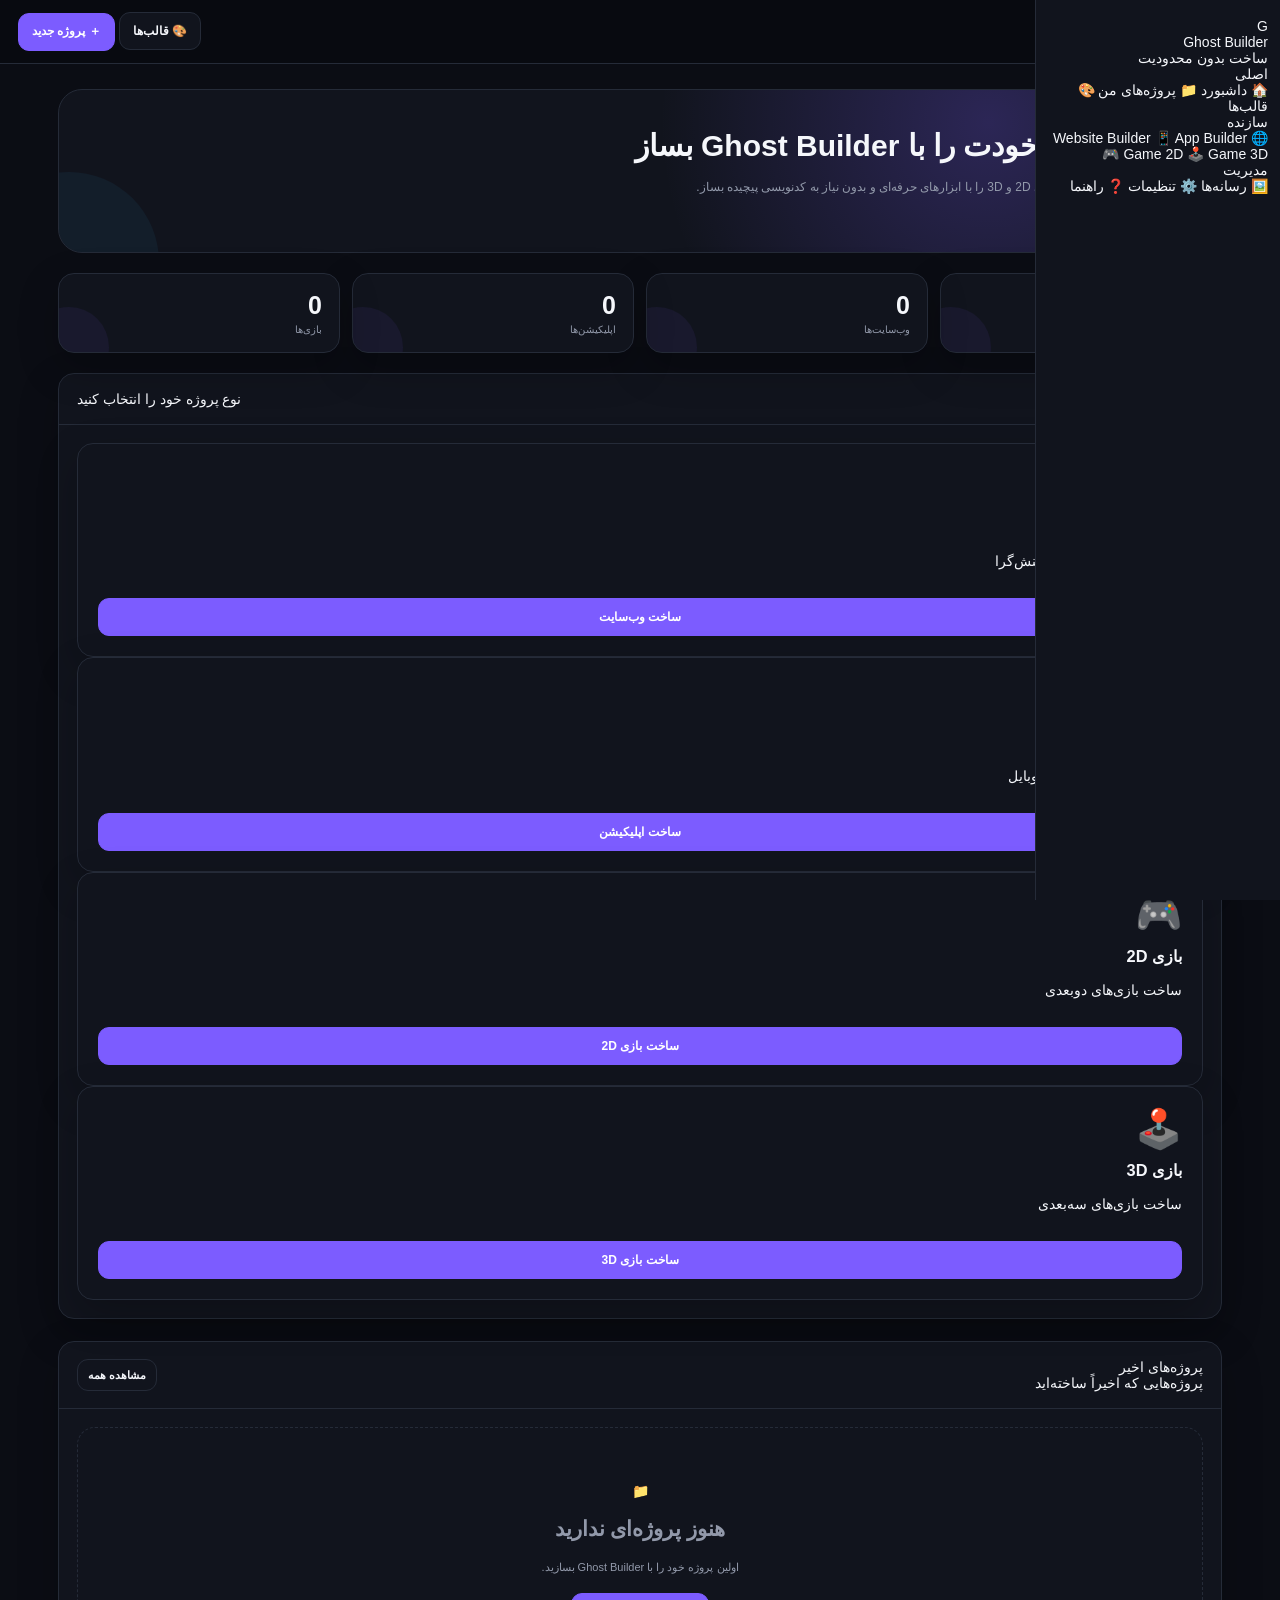
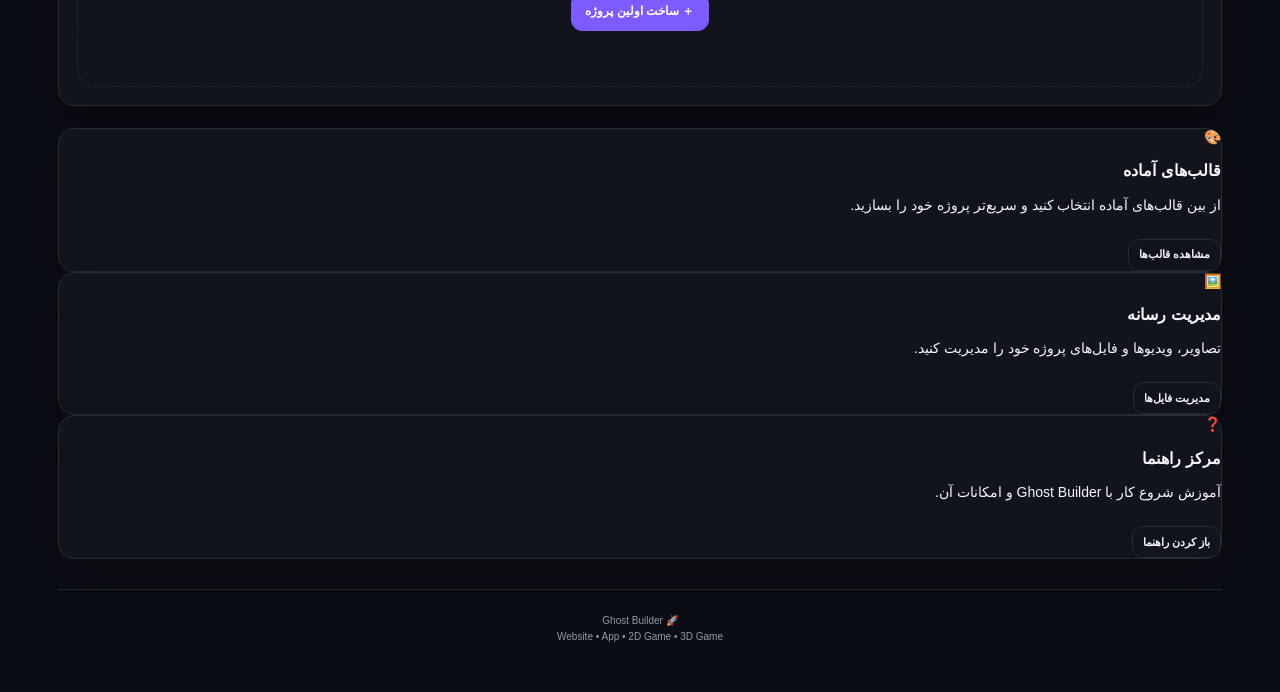
<file: index.html>
<!DOCTYPE html>
<html lang="fa" dir="rtl">
<head>
  <meta charset="UTF-8">
  <meta name="viewport" content="width=device-width, initial-scale=1.0">

  <title>Ghost Builder</title>

  <link rel="stylesheet" href="style.css">
</head>

<body>

<div class="app">

  <!-- ================= SIDEBAR ================= -->

  <aside class="sidebar">

    <div class="brand">
      <div class="brand-logo">G</div>

      <div>
        <div class="brand-name">
          Ghost Builder
        </div>

        <div class="brand-subtitle">
          ساخت بدون محدودیت
        </div>
      </div>
    </div>

    <div class="nav-title">
      اصلی
    </div>

    <nav class="nav">

      <a href="index.html"
         data-page="index.html"
         class="active">
        <span class="nav-icon">🏠</span>
        <span>داشبورد</span>
      </a>

      <a href="projects.html"
         data-page="projects.html">
        <span class="nav-icon">📁</span>
        <span>پروژه‌های من</span>
      </a>

      <a href="templates.html"
         data-page="templates.html">
        <span class="nav-icon">🎨</span>
        <span>قالب‌ها</span>
      </a>

    </nav>


    <div class="nav-title">
      سازنده
    </div>

    <nav class="nav">

      <a href="builder.html?type=website">
        <span class="nav-icon">🌐</span>
        <span>Website Builder</span>
      </a>

      <a href="builder.html?type=app">
        <span class="nav-icon">📱</span>
        <span>App Builder</span>
      </a>

      <a href="builder.html?type=game2d">
        <span class="nav-icon">🎮</span>
        <span>Game 2D</span>
      </a>

      <a href="builder.html?type=game3d">
        <span class="nav-icon">🕹️</span>
        <span>Game 3D</span>
      </a>

    </nav>


    <div class="nav-title">
      مدیریت
    </div>

    <nav class="nav">

      <a href="media.html"
         data-page="media.html">
        <span class="nav-icon">🖼️</span>
        <span>رسانه‌ها</span>
      </a>

      <a href="settings.html"
         data-page="settings.html">
        <span class="nav-icon">⚙️</span>
        <span>تنظیمات</span>
      </a>

      <a href="help.html"
         data-page="help.html">
        <span class="nav-icon">❓</span>
        <span>راهنما</span>
      </a>

    </nav>

  </aside>


  <!-- ================= MAIN ================= -->

  <main class="main">

    <!-- TOPBAR -->

    <header class="topbar">

      <div class="topbar-left">

        <div>
          <div class="page-title">
            داشبورد
          </div>

          <div class="page-subtitle">
            به Ghost Builder خوش آمدید
          </div>
        </div>

      </div>


      <div class="topbar-right">

        <button
          class="btn"
          onclick="gbGo('templates.html')">
          🎨 قالب‌ها
        </button>

        <button
          class="btn btn-primary"
          onclick="createNewProject()">
          ＋ پروژه جدید
        </button>

      </div>

    </header>


    <!-- CONTENT -->

    <div class="container">

      <!-- HERO -->

      <section class="hero">

        <h1>
          پروژه بعدی خودت را با
          <span>Ghost Builder</span>
          بساز
        </h1>

        <p>
          وب‌سایت، اپلیکیشن و بازی‌های 2D و 3D
          را با ابزارهای حرفه‌ای و بدون نیاز
          به کدنویسی پیچیده بساز.
        </p>

      </section>


      <!-- ================= STATS ================= -->

      <section class="stats-grid">

        <div class="card stat-card">

          <div class="stat-value"
               id="totalProjects">
            0
          </div>

          <div class="stat-label">
            کل پروژه‌ها
          </div>

        </div>


        <div class="card stat-card">

          <div class="stat-value"
               id="totalWebsites">
            0
          </div>

          <div class="stat-label">
            وب‌سایت‌ها
          </div>

        </div>


        <div class="card stat-card">

          <div class="stat-value"
               id="totalApps">
            0
          </div>

          <div class="stat-label">
            اپلیکیشن‌ها
          </div>

        </div>


        <div class="card stat-card">

          <div class="stat-value"
               id="totalGames">
            0
          </div>

          <div class="stat-label">
            بازی‌ها
          </div>

        </div>

      </section>


      <!-- ================= CREATE ================= -->

      <section>

        <div class="card">

          <div class="card-header">

            <div class="card-title">
              شروع ساخت
            </div>

            <div class="card-description">
              نوع پروژه خود را انتخاب کنید
            </div>

          </div>


          <div class="card-body">

            <div class="grid grid-4">


              <!-- WEBSITE -->

              <div class="card"
                   style="padding:20px">

                <div style="font-size:38px">
                  🌐
                </div>

                <h3 style="margin-top:10px">
                  وب‌سایت
                </h3>

                <p class="card-description">
                  ساخت سایت مدرن و واکنش‌گرا
                </p>

                <button
                  class="btn btn-primary"
                  style="width:100%;margin-top:15px"
                  onclick="createProject('website')">
                  ساخت وب‌سایت
                </button>

              </div>


              <!-- APP -->

              <div class="card"
                   style="padding:20px">

                <div style="font-size:38px">
                  📱
                </div>

                <h3 style="margin-top:10px">
                  اپلیکیشن
                </h3>

                <p class="card-description">
                  طراحی رابط اپلیکیشن موبایل
                </p>

                <button
                  class="btn btn-primary"
                  style="width:100%;margin-top:15px"
                  onclick="createProject('app')">
                  ساخت اپلیکیشن
                </button>

              </div>


              <!-- GAME 2D -->

              <div class="card"
                   style="padding:20px">

                <div style="font-size:38px">
                  🎮
                </div>

                <h3 style="margin-top:10px">
                  بازی 2D
                </h3>

                <p class="card-description">
                  ساخت بازی‌های دوبعدی
                </p>

                <button
                  class="btn btn-primary"
                  style="width:100%;margin-top:15px"
                  onclick="createProject('game2d')">
                  ساخت بازی 2D
                </button>

              </div>


              <!-- GAME 3D -->

              <div class="card"
                   style="padding:20px">

                <div style="font-size:38px">
                  🕹️
                </div>

                <h3 style="margin-top:10px">
                  بازی 3D
                </h3>

                <p class="card-description">
                  ساخت بازی‌های سه‌بعدی
                </p>

                <button
                  class="btn btn-primary"
                  style="width:100%;margin-top:15px"
                  onclick="createProject('game3d')">
                  ساخت بازی 3D
                </button>

              </div>

            </div>

          </div>

        </div>

      </section>


      <!-- ================= RECENT PROJECTS ================= -->

      <section style="margin-top:22px">

        <div class="card">

          <div class="card-header"
               style="
               display:flex;
               align-items:center;
               justify-content:space-between;
               gap:10px;
               ">

            <div>

              <div class="card-title">
                پروژه‌های اخیر
              </div>

              <div class="card-description">
                پروژه‌هایی که اخیراً ساخته‌اید
              </div>

            </div>

            <button
              class="btn btn-small"
              onclick="gbGo('projects.html')">
              مشاهده همه
            </button>

          </div>


          <div class="card-body">

            <div
              id="recentProjects"
              class="project-grid">
            </div>

          </div>

        </div>

      </section>


      <!-- ================= QUICK ACCESS ================= -->

      <section style="margin-top:22px">

        <div class="grid grid-3">


          <div class="card help-card">

            <div class="help-icon">
              🎨
            </div>

            <h3>
              قالب‌های آماده
            </h3>

            <p>
              از بین قالب‌های آماده انتخاب کنید
              و سریع‌تر پروژه خود را بسازید.
            </p>

            <button
              class="btn btn-small"
              style="margin-top:12px"
              onclick="gbGo('templates.html')">
              مشاهده قالب‌ها
            </button>

          </div>


          <div class="card help-card">

            <div class="help-icon">
              🖼️
            </div>

            <h3>
              مدیریت رسانه
            </h3>

            <p>
              تصاویر، ویدیوها و فایل‌های پروژه
              خود را مدیریت کنید.
            </p>

            <button
              class="btn btn-small"
              style="margin-top:12px"
              onclick="gbGo('media.html')">
              مدیریت فایل‌ها
            </button>

          </div>


          <div class="card help-card">

            <div class="help-icon">
              ❓
            </div>

            <h3>
              مرکز راهنما
            </h3>

            <p>
              آموزش شروع کار با Ghost Builder
              و امکانات آن.
            </p>

            <button
              class="btn btn-small"
              style="margin-top:12px"
              onclick="gbGo('help.html')">
              باز کردن راهنما
            </button>

          </div>

        </div>

      </section>


      <!-- ================= FOOTER ================= -->

      <footer class="footer">

        <div>
          🚀 Ghost Builder
        </div>

        <div style="margin-top:5px">
          Website • App • 2D Game • 3D Game
        </div>

      </footer>

    </div>

  </main>

</div>


<!-- ================= JAVASCRIPT ================= -->

<script src="app.js"></script>

<script>

"use strict";


/* ==========================================
   CREATE PROJECT
   ========================================== */

function createProject(type) {

  const names = {

    website:
      "وب‌سایت جدید",

    app:
      "اپلیکیشن جدید",

    game2d:
      "بازی 2D جدید",

    game3d:
      "بازی 3D جدید"

  };


  const project =
    gbCreateProject({

      type: type,

      name:
        names[type] ||
        "پروژه جدید",

      title:
        names[type] ||
        "پروژه جدید"

    });


  gbToast(
    "پروژه ساخته شد.",
    "success"
  );


  setTimeout(() => {

    gbBuilder(
      project.id
    );

  }, 250);

}


/* ==========================================
   NEW PROJECT
   ========================================== */

function createNewProject() {

  createProject(
    "website"
  );

}


/* ==========================================
   RENDER STATS
   ========================================== */

function renderStats() {

  const stats =
    gbGetStats();


  const total =
    document.getElementById(
      "totalProjects"
    );

  const websites =
    document.getElementById(
      "totalWebsites"
    );

  const apps =
    document.getElementById(
      "totalApps"
    );

  const games =
    document.getElementById(
      "totalGames"
    );


  if (total) {
    total.textContent =
      stats.total;
  }

  if (websites) {
    websites.textContent =
      stats.websites;
  }

  if (apps) {
    apps.textContent =
      stats.apps;
  }

  if (games) {
    games.textContent =
      stats.games;
  }

}


/* ==========================================
   RECENT PROJECTS
   ========================================== */

function renderRecentProjects() {

  const container =
    document.getElementById(
      "recentProjects"
    );


  if (!container) {
    return;
  }


  const projects =
    gbGetProjects();


  const recent =
    projects.slice(
      0,
      4
    );


  if (
    recent.length === 0
  ) {

    container.innerHTML = `

      <div class="empty-state"
           style="grid-column:1/-1">

        <div class="empty-icon">
          📁
        </div>

        <h2>
          هنوز پروژه‌ای ندارید
        </h2>

        <p>
          اولین پروژه خود را با Ghost Builder
          بسازید.
        </p>

        <button
          class="btn btn-primary"
          onclick="createNewProject()">
          ＋ ساخت اولین پروژه
        </button>

      </div>

    `;

    return;

  }


  container.innerHTML =
    recent.map(
      project => {

        const icon =
          gbProjectTypeIcon(
            project.type
          );

        const type =
          gbProjectTypeLabel(
            project.type
          );


        return `

          <div class="card project-card">

            <div class="project-preview">
              ${icon}
            </div>

            <div class="project-info">

              <h3>
                ${gbEscapeHTML(
                  project.name
                )}
              </h3>

              <div class="project-meta">
                ${type}
                •
                ${gbFormatDate(
                  project.updatedAt
                )}
              </div>


              <div class="project-actions">

                <button
                  class="btn btn-small"
                  onclick="openProject('${project.id}')">
                  ویرایش
                </button>

                <button
                  class="btn btn-small"
                  onclick="previewProject('${project.id}')">
                  پیش‌نمایش
                </button>

              </div>

            </div>

          </div>

        `;

      }
    ).join("");

}


/* ==========================================
   OPEN PROJECT
   ========================================== */

function openProject(id) {

  const project =
    gbFindProject(id);


  if (!project) {

    gbToast(
      "پروژه پیدا نشد.",
      "danger"
    );

    return;

  }


  gbSetCurrentProject(
    project
  );

  gbBuilder(
    project.id
  );

}


/* ==========================================
   PREVIEW PROJECT
   ========================================== */

function previewProject(id) {

  const project =
    gbFindProject(id);


  if (!project) {

    gbToast(
      "پروژه پیدا نشد.",
      "danger"
    );

    return;

  }


  gbSetCurrentProject(
    project
  );

  gbPreview(
    project.id
  );

}


/* ==========================================
   START
   ========================================== */

document.addEventListener(
  "DOMContentLoaded",
  () => {

    renderStats();

    renderRecentProjects();

  }
);

</script>

</body>
</html>
</file>
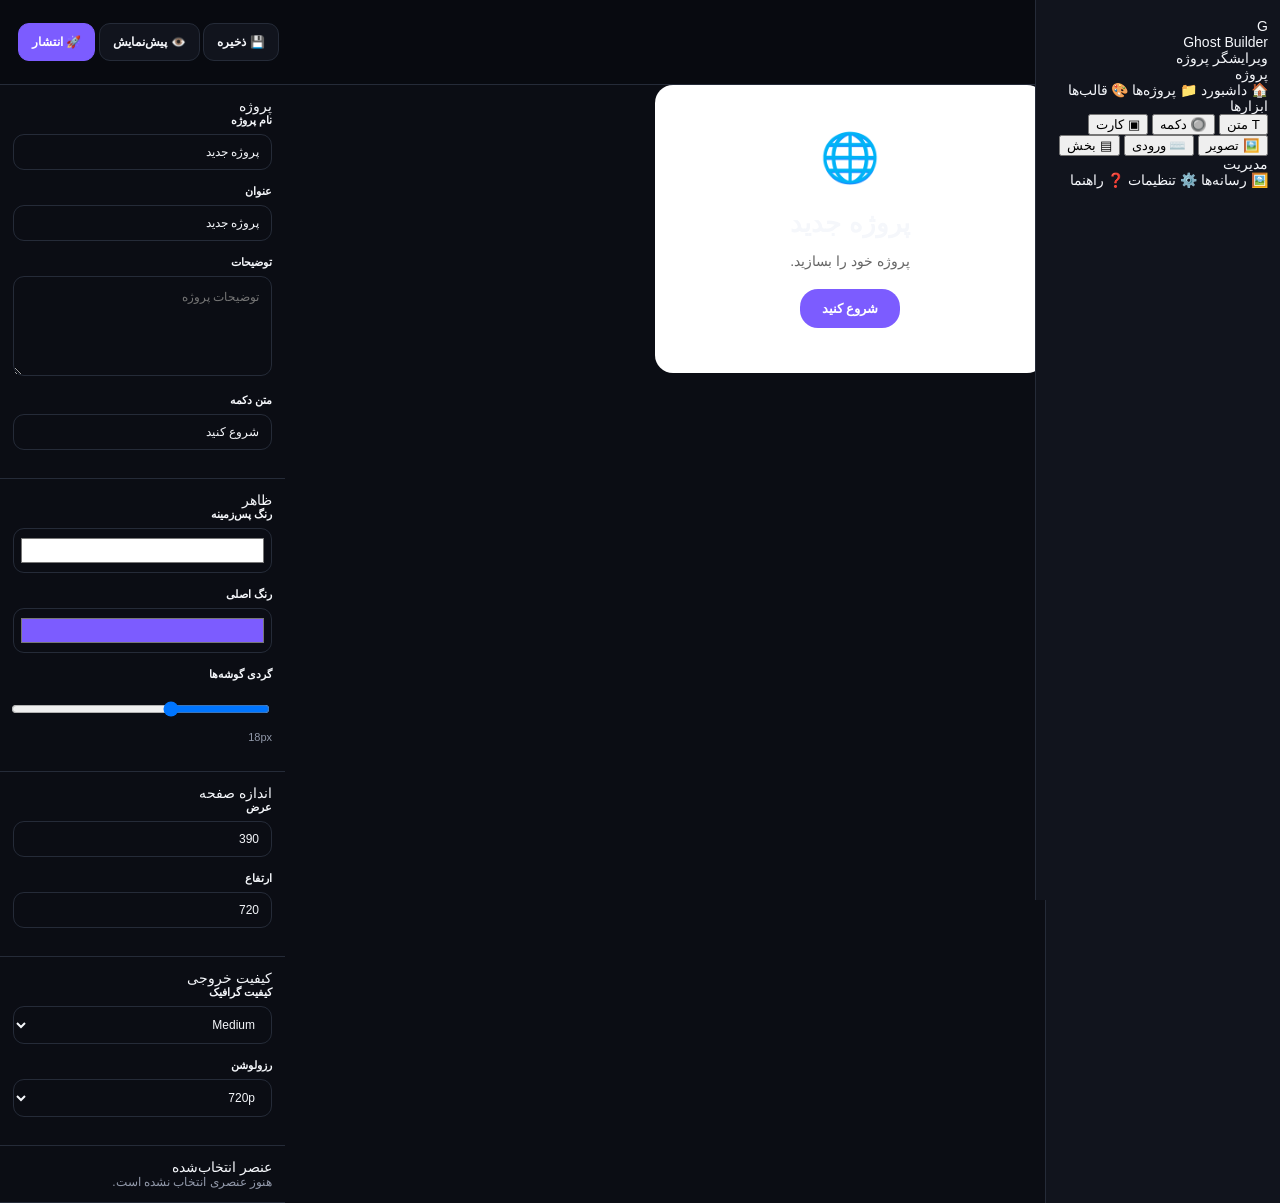
<file: builder.html>
<!DOCTYPE html>
<html lang="fa" dir="rtl">
<head>
  <meta charset="UTF-8">
  <meta name="viewport" content="width=device-width, initial-scale=1.0">

  <title>Ghost Builder — ویرایشگر</title>

  <link rel="stylesheet" href="style.css">
</head>

<body>

<div class="app">

  <!-- =====================================================
       SIDEBAR
       ===================================================== -->

  <aside class="sidebar">

    <div class="brand">

      <div class="brand-logo">
        G
      </div>

      <div>
        <div class="brand-name">
          Ghost Builder
        </div>

        <div class="brand-subtitle">
          ویرایشگر پروژه
        </div>
      </div>

    </div>


    <div class="nav-title">
      پروژه
    </div>

    <nav class="nav">

      <a href="index.html">
        <span class="nav-icon">🏠</span>
        <span>داشبورد</span>
      </a>

      <a href="projects.html">
        <span class="nav-icon">📁</span>
        <span>پروژه‌ها</span>
      </a>

      <a href="templates.html">
        <span class="nav-icon">🎨</span>
        <span>قالب‌ها</span>
      </a>

    </nav>


    <div class="nav-title">
      ابزارها
    </div>

    <div class="nav">

      <button
        onclick="addElement('text')">
        <span class="nav-icon">T</span>
        <span>متن</span>
      </button>

      <button
        onclick="addElement('button')">
        <span class="nav-icon">🔘</span>
        <span>دکمه</span>
      </button>

      <button
        onclick="addElement('card')">
        <span class="nav-icon">▣</span>
        <span>کارت</span>
      </button>

      <button
        onclick="addElement('image')">
        <span class="nav-icon">🖼️</span>
        <span>تصویر</span>
      </button>

      <button
        onclick="addElement('input')">
        <span class="nav-icon">⌨️</span>
        <span>ورودی</span>
      </button>

      <button
        onclick="addElement('section')">
        <span class="nav-icon">▤</span>
        <span>بخش</span>
      </button>

    </div>


    <div class="nav-title">
      مدیریت
    </div>

    <nav class="nav">

      <a href="media.html">
        <span class="nav-icon">🖼️</span>
        <span>رسانه‌ها</span>
      </a>

      <a href="settings.html">
        <span class="nav-icon">⚙️</span>
        <span>تنظیمات</span>
      </a>

      <a href="help.html">
        <span class="nav-icon">❓</span>
        <span>راهنما</span>
      </a>

    </nav>

  </aside>


  <!-- =====================================================
       MAIN
       ===================================================== -->

  <main class="main">

    <!-- TOPBAR -->

    <header class="topbar">

      <div class="topbar-left">

        <button
          class="btn btn-small"
          onclick="goBack()">
          ← بازگشت
        </button>

        <div>

          <div
            class="page-title"
            id="topProjectName">
            پروژه جدید
          </div>

          <div
            class="page-subtitle"
            id="topProjectType">
            وب‌سایت
          </div>

        </div>

      </div>


      <div class="topbar-right">

        <button
          class="btn"
          onclick="saveProject(true)"
          data-save-project>
          💾 ذخیره
        </button>

        <button
          class="btn"
          onclick="openPreview()">
          👁️ پیش‌نمایش
        </button>

        <button
          class="btn btn-primary"
          onclick="openPublish()">
          🚀 انتشار
        </button>

      </div>

    </header>


    <!-- =================================================
         BUILDER LAYOUT
         ================================================= -->

    <div class="builder-layout">


      <!-- =================================================
           LEFT TOOLBAR
           ================================================= -->

      <aside class="builder-sidebar">

        <div class="builder-section">

          <div class="builder-section-title">
            ابزارها
          </div>


          <div class="tool-grid">

            <button
              class="tool"
              onclick="addElement('text')">

              <div style="font-size:20px">
                T
              </div>

              متن

            </button>


            <button
              class="tool"
              onclick="addElement('button')">

              <div style="font-size:20px">
                🔘
              </div>

              دکمه

            </button>


            <button
              class="tool"
              onclick="addElement('card')">

              <div style="font-size:20px">
                ▣
              </div>

              کارت

            </button>


            <button
              class="tool"
              onclick="addElement('image')">

              <div style="font-size:20px">
                🖼️
              </div>

              تصویر

            </button>


            <button
              class="tool"
              onclick="addElement('input')">

              <div style="font-size:20px">
                ⌨️
              </div>

              ورودی

            </button>


            <button
              class="tool"
              onclick="addElement('section')">

              <div style="font-size:20px">
                ▤
              </div>

              بخش

            </button>

          </div>

        </div>


        <div class="builder-section">

          <div class="builder-section-title">
            نوع پروژه
          </div>

          <select
            class="form-select"
            id="projectType"
            onchange="changeProjectType()">

            <option value="website">
              🌐 وب‌سایت
            </option>

            <option value="app">
              📱 اپلیکیشن
            </option>

            <option value="game2d">
              🎮 بازی 2D
            </option>

            <option value="game3d">
              🕹️ بازی 3D
            </option>

          </select>

        </div>


        <div class="builder-section">

          <div class="builder-section-title">
            حالت نمایش
          </div>

          <div class="tool-grid">

            <button
              class="tool active"
              onclick="setDevice('mobile', this)">
              📱
              <br>
              موبایل
            </button>

            <button
              class="tool"
              onclick="setDevice('tablet', this)">
              ▣
              <br>
              تبلت
            </button>

            <button
              class="tool"
              style="grid-column:1/-1"
              onclick="setDevice('desktop', this)">
              🖥️
              دسکتاپ
            </button>

          </div>

        </div>


        <div class="builder-section">

          <div class="builder-section-title">
            امکانات سریع
          </div>

          <button
            class="btn"
            style="width:100%;margin-bottom:7px"
            onclick="clearElements()">
            🗑️ پاک کردن عناصر
          </button>

          <button
            class="btn"
            style="width:100%"
            onclick="loadSampleElements()">
            ✨ نمونه آماده
          </button>

        </div>

      </aside>


      <!-- =================================================
           CENTER CANVAS
           ================================================= -->

      <section class="builder-center">

        <div
          id="deviceFrame"
          class="device-frame mobile">

          <div
            id="canvas"
            class="canvas">

          </div>

        </div>

      </section>


      <!-- =================================================
           RIGHT PROPERTIES
           ================================================= -->

      <aside class="properties-panel">


        <!-- PROJECT -->

        <div class="builder-section">

          <div class="builder-section-title">
            پروژه
          </div>


          <div class="form-group">

            <label class="form-label">
              نام پروژه
            </label>

            <input
              id="projectName"
              class="form-input"
              type="text"
              placeholder="نام پروژه"
              oninput="updateProjectName(this.value)">

          </div>


          <div class="form-group">

            <label class="form-label">
              عنوان
            </label>

            <input
              id="projectTitle"
              class="form-input"
              type="text"
              placeholder="عنوان پروژه"
              oninput="updateProjectField('title', this.value)">

          </div>


          <div class="form-group">

            <label class="form-label">
              توضیحات
            </label>

            <textarea
              id="projectDescription"
              class="form-textarea"
              placeholder="توضیحات پروژه"
              oninput="updateProjectField('description', this.value)">
            </textarea>

          </div>


          <div class="form-group">

            <label class="form-label">
              متن دکمه
            </label>

            <input
              id="projectButton"
              class="form-input"
              type="text"
              oninput="updateProjectField('button', this.value)">

          </div>

        </div>


        <!-- COLORS -->

        <div class="builder-section">

          <div class="builder-section-title">
            ظاهر
          </div>


          <div class="form-group">

            <label class="form-label">
              رنگ پس‌زمینه
            </label>

            <input
              id="backgroundColor"
              class="form-input"
              type="color"
              onchange="updateProjectField('background', this.value)"
              style="height:45px;padding:5px">

          </div>


          <div class="form-group">

            <label class="form-label">
              رنگ اصلی
            </label>

            <input
              id="primaryColor"
              class="form-input"
              type="color"
              onchange="updateProjectField('primary', this.value)"
              style="height:45px;padding:5px">

          </div>


          <div class="form-group">

            <label class="form-label">
              گردی گوشه‌ها
            </label>

            <input
              id="radius"
              class="form-input"
              type="range"
              min="0"
              max="50"
              value="18"
              oninput="updateProjectField('radius', Number(this.value))">

            <div
              style="font-size:11px;color:var(--muted)"
              id="radiusValue">
              18px
            </div>

          </div>

        </div>


        <!-- CANVAS -->

        <div class="builder-section">

          <div class="builder-section-title">
            اندازه صفحه
          </div>


          <div class="grid grid-2">

            <div class="form-group">

              <label class="form-label">
                عرض
              </label>

              <input
                id="canvasWidth"
                class="form-input"
                type="number"
                value="390"
                onchange="updateCanvasSize()">

            </div>


            <div class="form-group">

              <label class="form-label">
                ارتفاع
              </label>

              <input
                id="canvasHeight"
                class="form-input"
                type="number"
                value="700"
                onchange="updateCanvasSize()">

            </div>

          </div>

        </div>


        <!-- QUALITY -->

        <div class="builder-section">

          <div class="builder-section-title">
            کیفیت خروجی
          </div>


          <div class="form-group">

            <label class="form-label">
              کیفیت گرافیک
            </label>

            <select
              id="quality"
              class="form-select"
              onchange="updateProjectField('quality', this.value)">

              <option value="Low">
                Low
              </option>

              <option value="Medium">
                Medium
              </option>

              <option value="High">
                High
              </option>

              <option value="Ultra">
                Ultra
              </option>

              <option value="Custom">
                Custom
              </option>

            </select>

          </div>


          <div class="form-group">

            <label class="form-label">
              رزولوشن
            </label>

            <select
              id="resolution"
              class="form-select"
              onchange="updateProjectField('resolution', this.value)">

              <option value="480p">
                480p
              </option>

              <option value="720p">
                720p
              </option>

              <option value="1080p">
                1080p
              </option>

              <option value="1440p">
                1440p
              </option>

              <option value="2160p">
                2160p
              </option>

              <option value="4K">
                4K
              </option>

            </select>

          </div>

        </div>


        <!-- SELECTED ELEMENT -->

        <div
          class="builder-section"
          id="elementProperties">

          <div class="builder-section-title">
            عنصر انتخاب‌شده
          </div>

          <div
            id="selectedElementInfo"
            style="
            color:var(--muted);
            font-size:12px;
            ">
            هنوز عنصری انتخاب نشده است.
          </div>

        </div>

      </aside>

    </div>

  </main>

</div>


<!-- =====================================================
     SCRIPT
     ===================================================== -->

<script src="app.js"></script>

<script>

"use strict";


/* =====================================================
   STATE
   ===================================================== */

let project = null;

let selectedElementId = null;

let currentDevice = "mobile";


/* =====================================================
   GET PROJECT
   ===================================================== */

function getProjectFromURL() {

  const projectId =
    gbParam("project");


  if (projectId) {

    const found =
      gbFindProject(projectId);

    if (found) {

      gbSetCurrentProject(
        found
      );

      return found;

    }

  }


  const current =
    gbGetCurrentProject();


  if (current) {
    return current;
  }


  return gbCreateProject({
    type:
      gbParam("type") ||
      "website"
  });

}


/* =====================================================
   INIT
   ===================================================== */

function initBuilder() {

  project =
    getProjectFromURL();


  if (!project.elements) {
    project.elements = [];
  }


  fillProjectForm();

  renderCanvas();

}


/* =====================================================
   FILL FORM
   ===================================================== */

function fillProjectForm() {

  if (!project) {
    return;
  }


  document.getElementById(
    "topProjectName"
  ).textContent =
    project.name;


  document.getElementById(
    "topProjectType"
  ).textContent =
    gbProjectTypeLabel(
      project.type
    );


  document.getElementById(
    "projectName"
  ).value =
    project.name || "";


  document.getElementById(
    "projectTitle"
  ).value =
    project.title || "";


  document.getElementById(
    "projectDescription"
  ).value =
    project.description || "";


  document.getElementById(
    "projectButton"
  ).value =
    project.button || "";


  document.getElementById(
    "projectType"
  ).value =
    project.type ||
    "website";


  document.getElementById(
    "backgroundColor"
  ).value =
    project.background ||
    "#ffffff";


  document.getElementById(
    "primaryColor"
  ).value =
    project.primary ||
    "#7c5cff";


  document.getElementById(
    "radius"
  ).value =
    project.radius ?? 18;


  document.getElementById(
    "radiusValue"
  ).textContent =
    (project.radius ?? 18) +
    "px";


  document.getElementById(
    "canvasWidth"
  ).value =
    project.width ||
    390;


  document.getElementById(
    "canvasHeight"
  ).value =
    project.height ||
    700;


  document.getElementById(
    "quality"
  ).value =
    project.quality ||
    "Medium";


  document.getElementById(
    "resolution"
  ).value =
    project.resolution ||
    "720p";

}


/* =====================================================
   PROJECT NAME
   ===================================================== */

function updateProjectName(value) {

  project.name =
    value ||
    "پروژه جدید";


  document.getElementById(
    "topProjectName"
  ).textContent =
    project.name;


  autoSave();

}


/* =====================================================
   PROJECT FIELD
   ===================================================== */

function updateProjectField(
  field,
  value
) {

  project[field] =
    value;


  if (
    field ===
    "radius"
  ) {

    document.getElementById(
      "radiusValue"
    ).textContent =
      value +
      "px";

  }


  autoSave();

  renderCanvas();

}


/* =====================================================
   PROJECT TYPE
   ===================================================== */

function changeProjectType() {

  const type =
    document.getElementById(
      "projectType"
    ).value;


  project.type =
    type;


  document.getElementById(
    "topProjectType"
  ).textContent =
    gbProjectTypeLabel(
      type
    );


  autoSave();

  renderCanvas();

}


/* =====================================================
   CANVAS SIZE
   ===================================================== */

function updateCanvasSize() {

  const width =
    Number(
      document.getElementById(
        "canvasWidth"
      ).value
    );


  const height =
    Number(
      document.getElementById(
        "canvasHeight"
      ).value
    );


  project.width =
    width || 390;


  project.height =
    height || 700;


  renderCanvas();

  autoSave();

}


/* =====================================================
   ADD ELEMENT
   ===================================================== */

function addElement(type) {

  if (!project) {
    return;
  }


  const element =
    gbCreateElement(
      type
    );


  project.elements.push(
    element
  );


  selectedElementId =
    element.id;


  renderCanvas();

  renderSelectedElement();

  autoSave();


  gbToast(
    "عنصر اضافه شد.",
    "success"
  );

}


/* =====================================================
   REMOVE ELEMENT
   ===================================================== */

function removeElement(id) {

  project.elements =
    project.elements.filter(
      element =>
        element.id !== id
    );


  if (
    selectedElementId === id
  ) {

    selectedElementId =
      null;

  }


  renderCanvas();

  renderSelectedElement();

  autoSave();

}


/* =====================================================
   CLEAR
   ===================================================== */

function clearElements() {

  if (
    project.elements.length ===
    0
  ) {

    gbToast(
      "عنصری برای حذف وجود ندارد.",
      "warning"
    );

    return;

  }


  gbConfirm(
    "همه عناصر این پروژه حذف شوند؟",
    confirmed => {

      if (!confirmed) {
        return;
      }


      project.elements = [];

      selectedElementId = null;

      renderCanvas();

      renderSelectedElement();

      autoSave();


      gbToast(
        "عناصر حذف شدند.",
        "success"
      );

    }
  );

}


/* =====================================================
   SAMPLE
   ===================================================== */

function loadSampleElements() {

  project.elements = [

    gbCreateElement(
      "text",
      {
        text:
          project.title ||
          "به Ghost Builder خوش آمدید",

        fontSize: 28,

        color:
          "#111111"
      }
    ),


    gbCreateElement(
      "text",
      {
        text:
          project.description ||
          "این یک پروژه نمونه است.",

        fontSize: 15,

        color:
          "#555555"
      }
    ),


    gbCreateElement(
      "button",
      {
        text:
          project.button ||
          "شروع کنید",

        color:
          project.primary ||
          "#7c5cff"
      }
    ),


    gbCreateElement(
      "card",
      {
        title:
          "ویژگی‌های پروژه",

        description:
          "این کارت توسط Ghost Builder ساخته شده است."
      }
    )

  ];


  selectedElementId =
    project.elements[0]?.id ||
    null;


  renderCanvas();

  renderSelectedElement();

  autoSave();


  gbToast(
    "نمونه آماده اضافه شد.",
    "success"
  );

}


/* =====================================================
   RENDER CANVAS
   ===================================================== */

function renderCanvas() {

  const canvas =
    document.getElementById(
      "canvas"
    );


  const frame =
    document.getElementById(
      "deviceFrame"
    );


  if (!canvas || !frame) {
    return;
  }


  frame.style.width =
    currentDevice === "mobile"
      ? Math.min(
          Number(project.width) || 390,
          390
        ) + "px"
      : currentDevice === "tablet"
        ? Math.min(
            Number(project.width) || 768,
            768
          ) + "px"
        : Math.min(
            Number(project.width) || 1100,
            1100
          ) + "px";


  frame.style.minHeight =
    Math.max(
      Number(project.height) || 700,
      currentDevice === "mobile"
        ? 700
        : 500
    ) + "px";


  canvas.style.background =
    project.background ||
    "#ffffff";


  canvas.style.borderRadius =
    (project.radius ?? 18) +
    "px";


  canvas.innerHTML = "";


  /* -----------------------------------------------
     Default Project Header
     ----------------------------------------------- */

  if (
    project.elements.length ===
    0
  ) {

    const empty =
      document.createElement(
        "div"
      );

    empty.style.padding =
      "45px 25px";

    empty.style.textAlign =
      "center";

    empty.innerHTML = `

      <div style="
        font-size:48px;
        margin-bottom:15px;
      ">
        ${
          gbProjectTypeIcon(
            project.type
          )
        }
      </div>

      <h1 style="
        font-size:26px;
        margin-bottom:8px;
      ">
        ${gbEscapeHTML(
          project.title ||
          project.name
        )}
      </h1>

      <p style="
        color:#666;
        font-size:14px;
        margin-bottom:20px;
      ">
        ${gbEscapeHTML(
          project.description ||
          "پروژه خود را بسازید."
        )}
      </p>

      <button
        style="
          background:${
            project.primary ||
            "#7c5cff"
          };
          color:white;
          border:0;
          padding:12px 22px;
          border-radius:${
            project.radius ??
            18
          }px;
          font-weight:bold;
        "
      >
        ${gbEscapeHTML(
          project.button ||
          "شروع کنید"
        )}
      </button>

    `;


    canvas.appendChild(
      empty
    );


    return;

  }


  /* -----------------------------------------------
     Dynamic Elements
     ----------------------------------------------- */

  project.elements.forEach(
    element => {

      const wrapper =
        document.createElement(
          "div"
        );


      wrapper.className =
        "canvas-element";


      if (
        selectedElementId ===
        element.id
      ) {

        wrapper.classList.add(
          "selected"
        );

      }


      wrapper.dataset.id =
        element.id;


      wrapper.onclick =
        event => {

          event.stopPropagation();

          selectElement(
            element.id
          );

        };


      /* TEXT */

      if (
        element.type ===
        "text"
      ) {

        wrapper.innerHTML = `

          <div style="
            font-size:${
              Number(
                element.fontSize ||
                20
              )
            }px;

            color:${
              element.color ||
              "#111"
            };

            font-weight:700;
          ">
            ${gbEscapeHTML(
              element.text ||
              "متن جدید"
            )}
          </div>

        `;

      }


      /* BUTTON */

      else if (
        element.type ===
        "button"
      ) {

        wrapper.innerHTML = `

          <button
            class="canvas-button"
            style="
              background:${
                element.color ||
                project.primary ||
                "#7c5cff"
              };

              color:${
                element.textColor ||
                "#fff"
              };

              border-radius:${
                project.radius ??
                18
              }px;
            "
          >
            ${gbEscapeHTML(
              element.text ||
              "دکمه"
            )}
          </button>

        `;

      }


      /* CARD */

      else if (
        element.type ===
        "card"
      ) {

        wrapper.innerHTML = `

          <div class="canvas-card"
               style="
                 border-radius:${
                   project.radius ??
                   18
                 }px;
               ">

            <h3>
              ${gbEscapeHTML(
                element.title ||
                "کارت جدید"
              )}
            </h3>

            <p style="
              margin-top:7px;
              color:#666;
              font-size:13px;
            ">
              ${gbEscapeHTML(
                element.description ||
                ""
              )}
            </p>

          </div>

        `;

      }


      /* IMAGE */

      else if (
        element.type ===
        "image"
      ) {

        if (
          element.src
        ) {

          wrapper.innerHTML = `

            <img
              src="${
                element.src
              }"
              alt="${
                gbEscapeHTML(
                  element.alt ||
                  "تصویر"
                )
              }"
              style="
                width:100%;
                max-height:280px;
                object-fit:cover;
                border-radius:${
                  project.radius ??
                  18
                }px;
              "
            >

          `;

        } else {

          wrapper.innerHTML = `

            <div style="
              min-height:150px;
              display:grid;
              place-items:center;
              background:#eef0f5;
              border-radius:${
                project.radius ??
                18
              }px;
              color:#777;
              font-size:40px;
            ">
              🖼️
            </div>

          `;

        }

      }


      /* INPUT */

      else if (
        element.type ===
        "input"
      ) {

        wrapper.innerHTML = `

          <input
            type="text"
            placeholder="${
              gbEscapeHTML(
                element.placeholder ||
                "متن خود را وارد کنید..."
              )
            }"
            style="
              width:100%;
              padding:12px;
              border:1px solid #ddd;
              border-radius:${
                project.radius ??
                18
              }px;
              outline:none;
              color:#222;
            "
          >

        `;

      }


      /* SECTION */

      else if (
        element.type ===
        "section"
      ) {

        wrapper.innerHTML = `

          <div
            class="canvas-section"
            style="
              background:${
                element.background ||
                "#f0f2f7"
              };

              border-radius:${
                project.radius ??
                18
              }px;

              min-height:140px;
            "
          >
          </div>

        `;

      }


      canvas.appendChild(
        wrapper
      );

    }
  );

}


/* =====================================================
   SELECT ELEMENT
   ===================================================== */

function selectElement(id) {

  selectedElementId =
    id;


  renderCanvas();

  renderSelectedElement();

}


/* =====================================================
   SELECTED ELEMENT PANEL
   ===================================================== */

function renderSelectedElement() {

  const container =
    document.getElementById(
      "selectedElementInfo"
    );


  if (!container) {
    return;
  }


  const element =
    project.elements.find(
      item =>
        item.id ===
        selectedElementId
    );


  if (!element) {

    container.innerHTML = `
      هنوز عنصری انتخاب نشده است.
    `;

    return;

  }


  let controls = "";


  if (
    element.type ===
    "text"
  ) {

    controls = `

      <div class="form-group">

        <label class="form-label">
          متن
        </label>

        <textarea
          class="form-textarea"
          id="selectedText"
        >${gbEscapeHTML(
          element.text || ""
        )}</textarea>

      </div>


      <div class="form-group">

        <label class="form-label">
          اندازه متن
        </label>

        <input
          class="form-input"
          id="selectedFontSize"
          type="number"
          value="${
            element.fontSize ||
            20
          }"
        >

      </div>

    `;

  }


  else if (
    element.type ===
    "button"
  ) {

    controls = `

      <div class="form-group">

        <label class="form-label">
          متن دکمه
        </label>

        <input
          class="form-input"
          id="selectedButtonText"
          value="${
            gbEscapeHTML(
              element.text ||
              "دکمه"
            )
          }"
        >

      </div>

      <div class="form-group">

        <label class="form-label">
          رنگ دکمه
        </label>

        <input
          class="form-input"
          id="selectedButtonColor"
          type="color"
          value="${
            element.color ||
            project.primary ||
            "#7c5cff"
          }"
          style="height:45px;padding:5px"
        >

      </div>

    `;

  }


  else if (
    element.type ===
    "card"
  ) {

    controls = `

      <div class="form-group">

        <label class="form-label">
          عنوان کارت
        </label>

        <input
          class="form-input"
          id="selectedCardTitle"
          value="${
            gbEscapeHTML(
              element.title ||
              ""
            )
          }"
        >

      </div>

      <div class="form-group">

        <label class="form-label">
          توضیحات
        </label>

        <textarea
          class="form-textarea"
          id="selectedCardDescription"
        >${gbEscapeHTML(
          element.description ||
          ""
        )}</textarea>

      </div>

    `;

  }


  else if (
    element.type ===
    "input"
  ) {

    controls = `

      <div class="form-group">

        <label class="form-label">
          Placeholder
        </label>

        <input
          class="form-input"
          id="selectedPlaceholder"
          value="${
            gbEscapeHTML(
              element.placeholder ||
              ""
            )
          }"
        >

      </div>

    `;

  }


  else if (
    element.type ===
    "image"
  ) {

    controls = `

      <div class="form-group">

        <label class="form-label">
          آدرس تصویر
        </label>

        <input
          class="form-input"
          id="selectedImageSrc"
          placeholder="https://..."
          value="${
            gbEscapeHTML(
              element.src ||
              ""
            )
          }"
        >

      </div>

      <button
        class="btn"
        style="width:100%;margin-bottom:8px"
        onclick="openMedia()">
        🖼️ انتخاب از رسانه‌ها
      </button>

    `;

  }


  else if (
    element.type ===
    "section"
  ) {

    controls = `

      <div class="form-group">

        <label class="form-label">
          رنگ بخش
        </label>

        <input
          class="form-input"
          id="selectedSectionColor"
          type="color"
          value="${
            element.background ||
            "#f0f2f7"
          }"
          style="height:45px;padding:5px"
        >

      </div>

    `;

  }


  container.innerHTML = `

    <div style="
      margin-bottom:12px;
      color:var(--primary-2);
      font-weight:800;
    ">
      ${gbProjectTypeLabel(
        project.type
      )}
      /
      ${element.type}
    </div>

    ${controls}

    <button
      class="btn btn-success"
      style="width:100%;margin-bottom:7px"
      onclick="applyElementChanges()">
      ✓ اعمال تغییرات
    </button>

    <button
      class="btn btn-danger"
      style="width:100%"
      onclick="deleteSelectedElement()">
      🗑️ حذف عنصر
    </button>

  `;

}


/* =====================================================
   APPLY ELEMENT
   ===================================================== */

function applyElementChanges() {

  const element =
    project.elements.find(
      item =>
        item.id ===
        selectedElementId
    );


  if (!element) {
    return;
  }


  if (
    element.type ===
    "text"
  ) {

    element.text =
      document.getElementById(
        "selectedText"
      )?.value ||
      "متن جدید";


    element.fontSize =
      Number(
        document.getElementById(
          "selectedFontSize"
        )?.value ||
        20
      );

  }


  else if (
    element.type ===
    "button"
  ) {

    element.text =
      document.getElementById(
        "selectedButtonText"
      )?.value ||
      "دکمه";


    element.color =
      document.getElementById(
        "selectedButtonColor"
      )?.value ||
      project.primary;

  }


  else if (
    element.type ===
    "card"
  ) {

    element.title =
      document.getElementById(
        "selectedCardTitle"
      )?.value ||
      "کارت جدید";


    element.description =
      document.getElementById(
        "selectedCardDescription"
      )?.value ||
      "";

  }


  else if (
    element.type ===
    "input"
  ) {

    element.placeholder =
      document.getElementById(
        "selectedPlaceholder"
      )?.value ||
      "";

  }


  else if (
    element.type ===
    "image"
  ) {

    element.src =
      document.getElementById(
        "selectedImageSrc"
      )?.value ||
      "";

  }


  else if (
    element.type ===
    "section"
  ) {

    element.background =
      document.getElementById(
        "selectedSectionColor"
      )?.value ||
      "#f0f2f7";

  }


  renderCanvas();

  renderSelectedElement();

  autoSave();


  gbToast(
    "تغییرات اعمال شد.",
    "success"
  );

}


/* =====================================================
   DELETE SELECTED
   ===================================================== */

function deleteSelectedElement() {

  if (!selectedElementId) {
    return;
  }


  const id =
    selectedElementId;


  gbConfirm(
    "این عنصر حذف شود؟",
    confirmed => {

      if (!confirmed) {
        return;
      }


      removeElement(id);

      gbToast(
        "عنصر حذف شد.",
        "success"
      );

    }
  );

}


/* =====================================================
   DEVICE
   ===================================================== */

function setDevice(
  device,
  button
) {

  currentDevice =
    device;


  const frame =
    document.getElementById(
      "deviceFrame"
    );


  frame.classList.remove(
    "mobile",
    "tablet",
    "desktop"
  );


  frame.classList.add(
    device
  );


  document
    .querySelectorAll(
      ".tool"
    )
    .forEach(
      item => {
        if (
          item.textContent.includes(
            "موبایل"
          ) ||
          item.textContent.includes(
            "تبلت"
          ) ||
          item.textContent.includes(
            "دسکتاپ"
          )
        ) {
          item.classList.remove(
            "active"
          );
        }
      }
    );


  if (button) {
    button.classList.add(
      "active"
    );
  }


  renderCanvas();

}


/* =====================================================
   SAVE
   ===================================================== */

function saveProject(
  showMessage = false
) {

  if (!project) {
    return;
  }


  gbUpdateProject(
    project
  );


  if (showMessage) {

    gbToast(
      "پروژه با موفقیت ذخیره شد.",
      "success"
    );

  }

}


/* =====================================================
   AUTO SAVE
   ===================================================== */

function autoSave() {

  gbEnableAutoSave(
    () => {

      if (!project) {
        return;
      }

      gbUpdateProject(
        project
      );

    },
    700
  );

}


/* =====================================================
   PREVIEW
   ===================================================== */

function openPreview() {

  saveProject(false);

  gbPreview(
    project.id
  );

}


/* =====================================================
   PUBLISH
   ===================================================== */

function openPublish() {

  saveProject(false);

  gbPublish(
    project.id,
    "web"
  );

}


/* =====================================================
   MEDIA
   ===================================================== */

function openMedia() {

  gbGo(
    "media.html",
    {
      project:
        project.id,

      select:
        selectedElementId
    }
  );

}


/* =====================================================
   BACK
   ===================================================== */

function goBack() {

  saveProject(false);

  window.location.href =
    "projects.html";

}


/* =====================================================
   CANVAS CLICK
   ===================================================== */

document.addEventListener(
  "click",
  event => {

    const canvas =
      document.getElementById(
        "canvas"
      );


    if (
      canvas &&
      event.target === canvas
    ) {

      selectedElementId =
        null;

      renderCanvas();

      renderSelectedElement();

    }

  }
);


/* =====================================================
   START
   ===================================================== */

document.addEventListener(
  "DOMContentLoaded",
  () => {

    initBuilder();

  }
);

</script>

</body>
    </html>
</file>
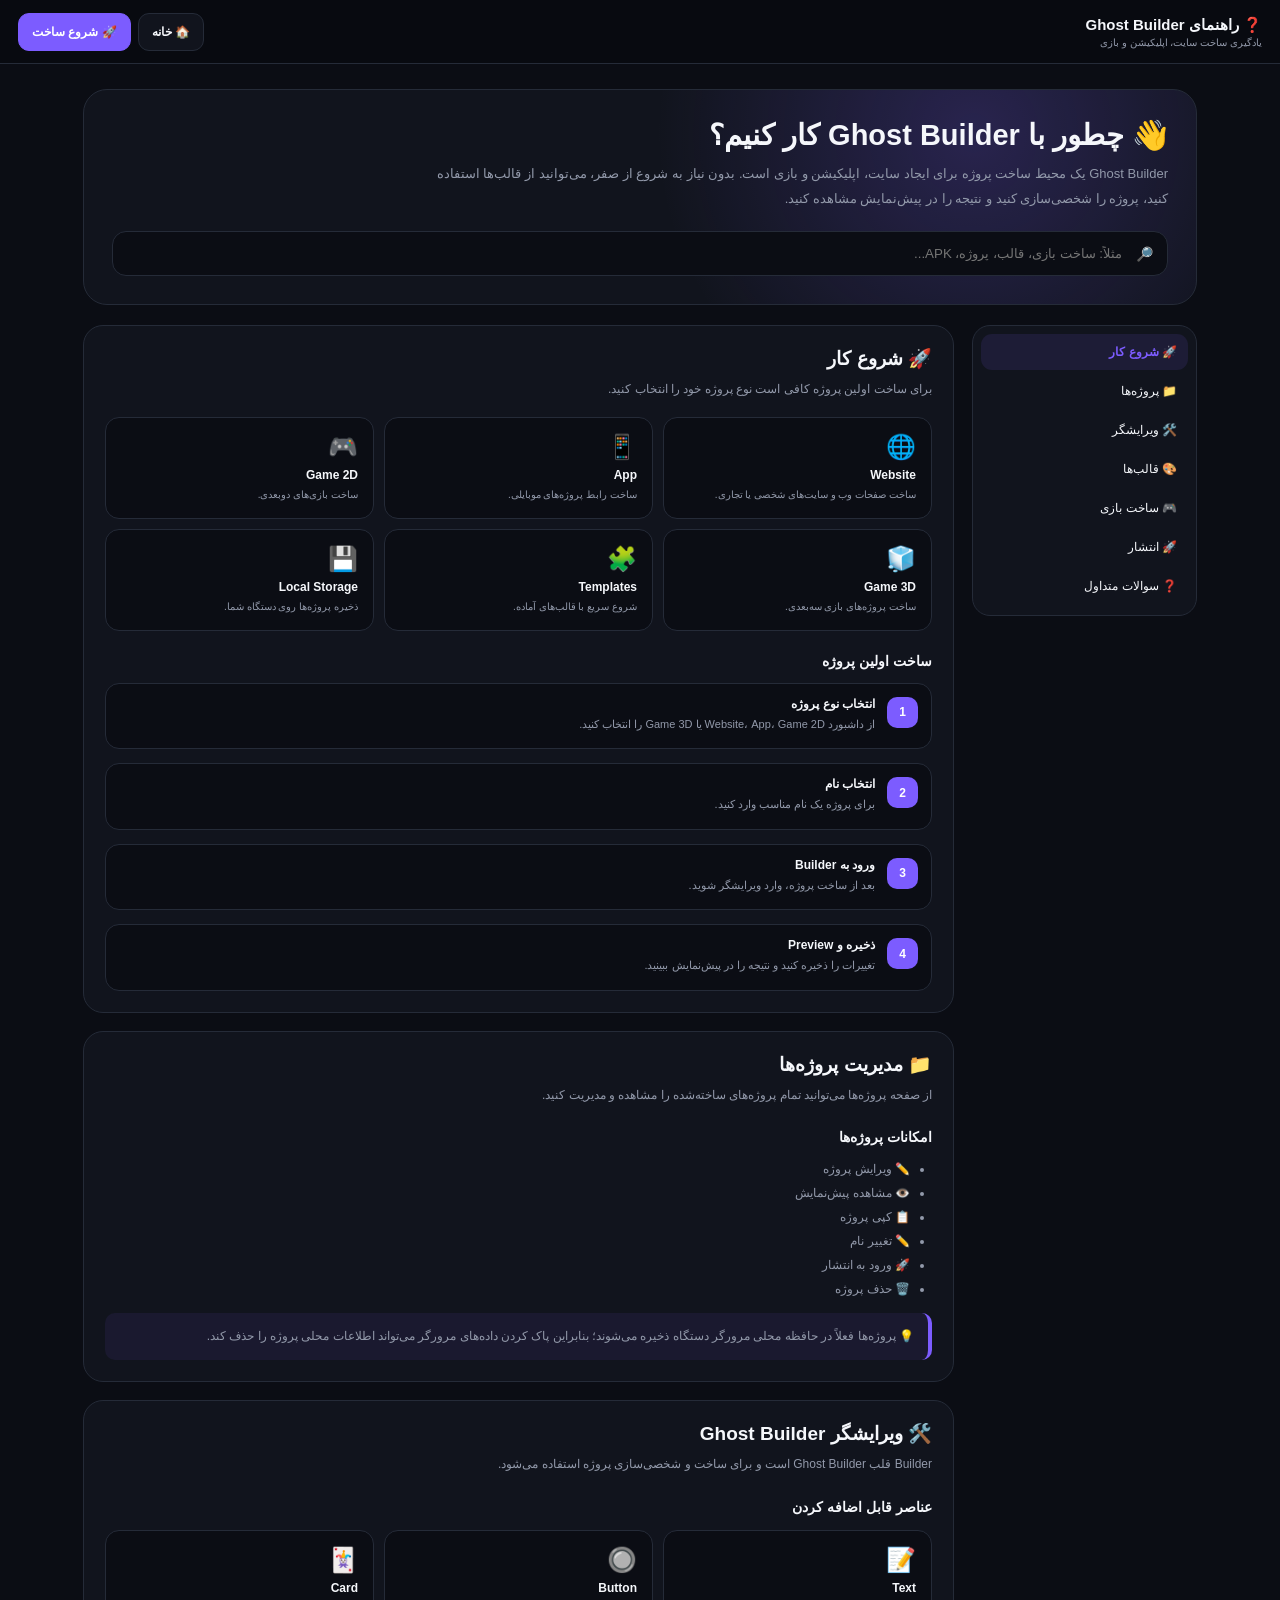
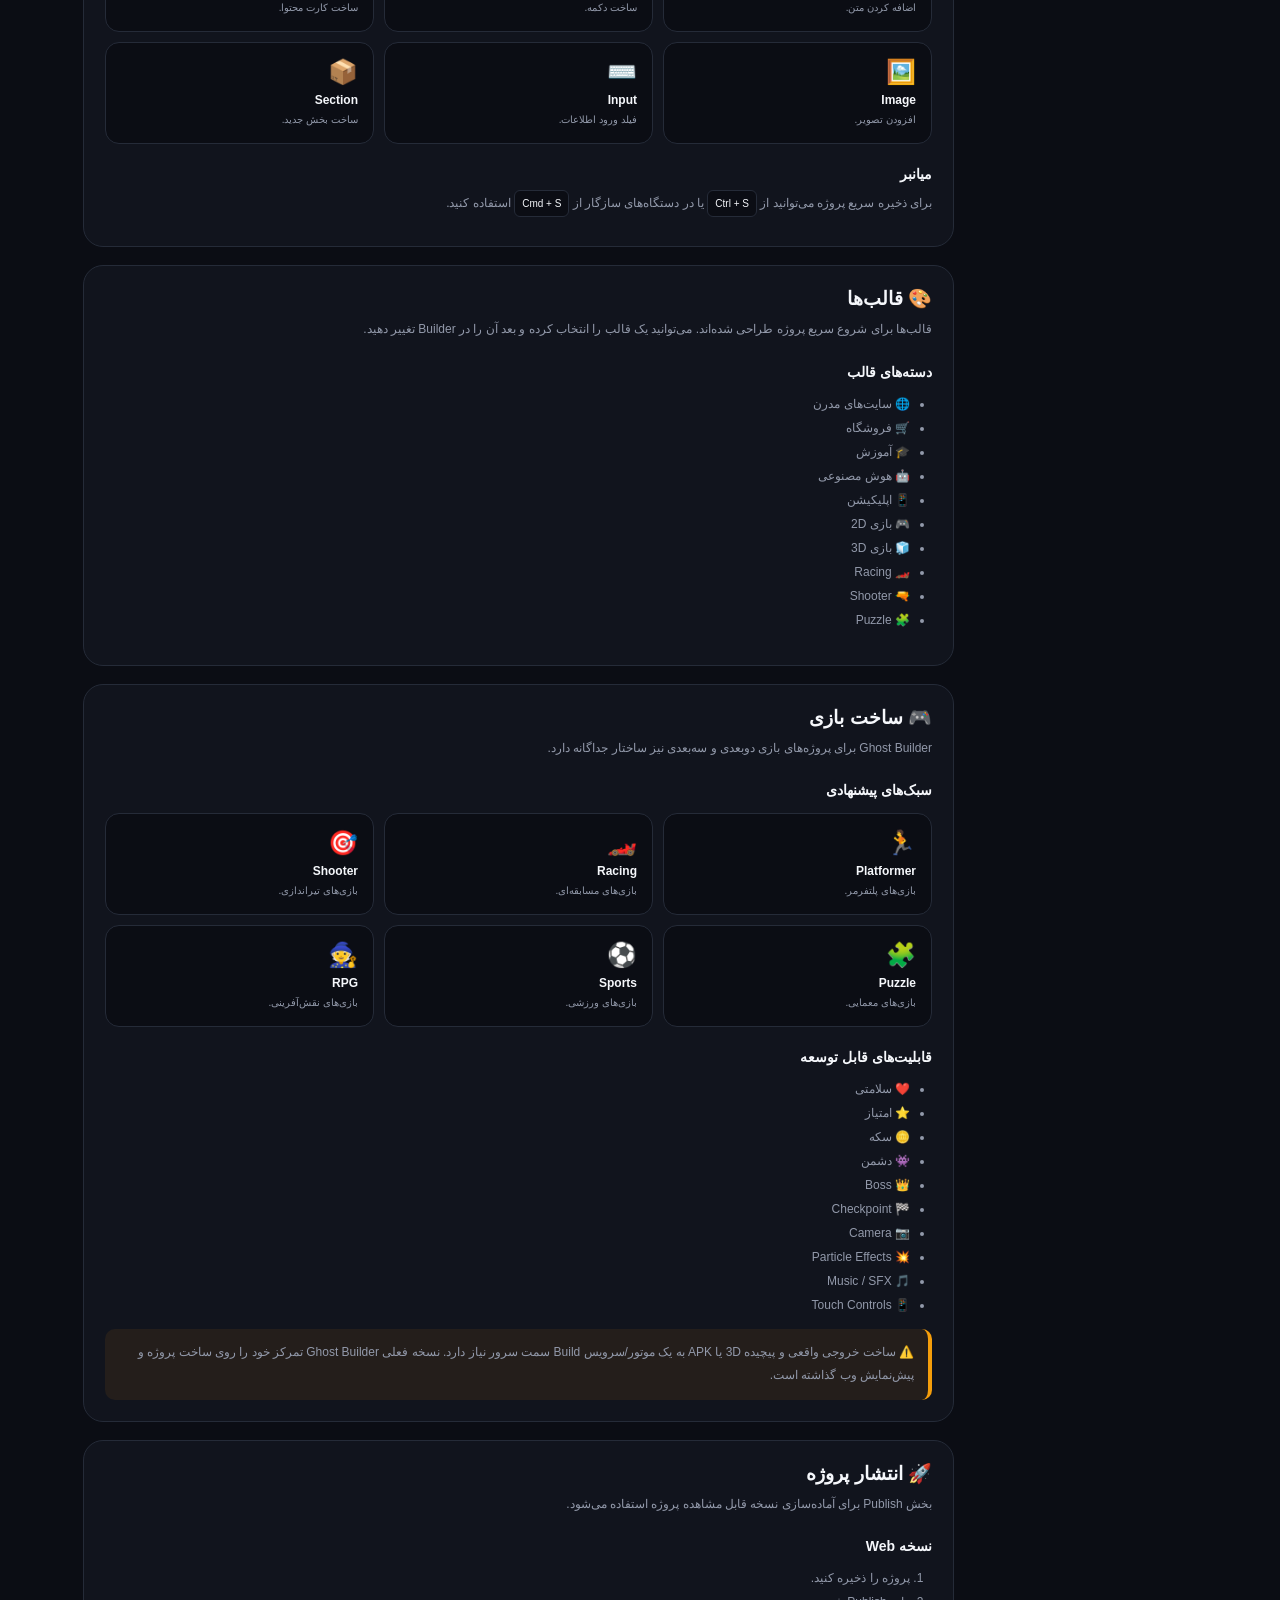
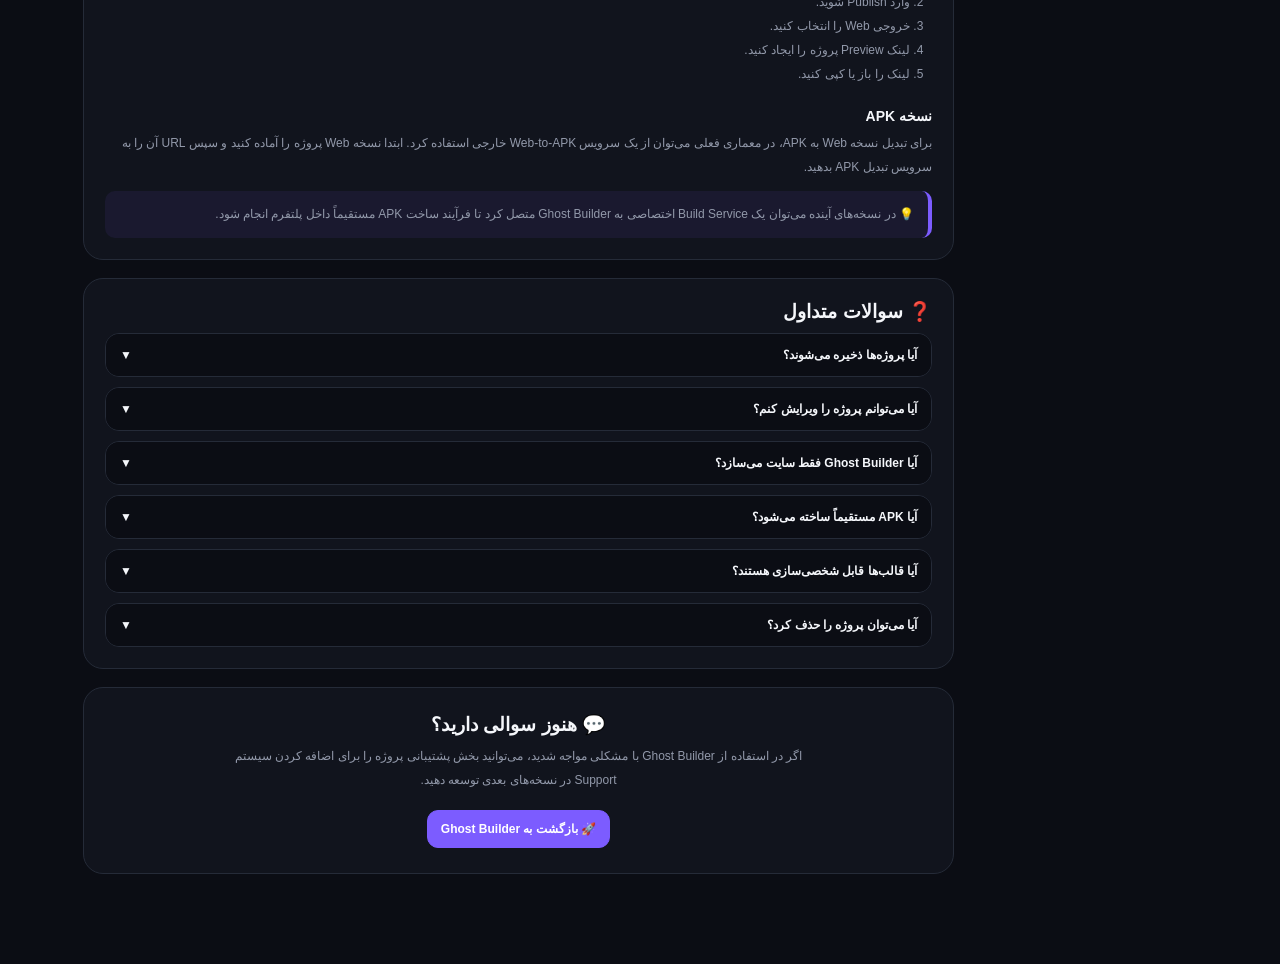
<file: help.html>
<!DOCTYPE html>
<html lang="fa" dir="rtl">
<head>
  <meta charset="UTF-8">
  <meta name="viewport" content="width=device-width, initial-scale=1.0">

  <title>Ghost Builder — راهنما</title>

  <link rel="stylesheet" href="style.css">

  <style>
    .help-page {
      min-height: 100vh;
      padding-bottom: 50px;
    }

    .help-container {
      max-width: 1150px;
      margin: auto;
      padding: 25px 18px;
    }

    .help-hero {
      background:
        radial-gradient(circle at 80% 20%, rgba(124,92,255,.22), transparent 35%),
        var(--card);
      border: 1px solid var(--border);
      border-radius: 24px;
      padding: 28px;
      margin-bottom: 20px;
    }

    .help-hero h1 {
      margin: 0;
      font-size: 29px;
    }

    .help-hero p {
      color: var(--muted);
      line-height: 1.9;
      max-width: 750px;
      margin: 10px 0 0;
      font-size: 13px;
    }

    .search-box {
      margin-top: 20px;
      position: relative;
    }

    .search-box input {
      width: 100%;
      box-sizing: border-box;
      padding: 14px 45px 14px 15px;
      border-radius: 14px;
      border: 1px solid var(--border);
      background: var(--bg);
      color: var(--text);
      outline: none;
      font-family: inherit;
    }

    .search-icon {
      position: absolute;
      right: 15px;
      top: 50%;
      transform: translateY(-50%);
    }

    .help-layout {
      display: grid;
      grid-template-columns: 225px 1fr;
      gap: 18px;
      align-items: start;
    }

    .help-nav {
      position: sticky;
      top: 80px;
      background: var(--card);
      border: 1px solid var(--border);
      border-radius: 18px;
      padding: 8px;
    }

    .help-nav button {
      display: block;
      width: 100%;
      border: 0;
      background: transparent;
      color: var(--text);
      font-family: inherit;
      font-size: 12px;
      text-align: right;
      padding: 11px;
      border-radius: 11px;
      cursor: pointer;
      margin-bottom: 3px;
    }

    .help-nav button:hover,
    .help-nav button.active {
      background: rgba(124,92,255,.11);
      color: #7c5cff;
      font-weight: 800;
    }

    .help-section {
      margin-bottom: 18px;
    }

    .help-card {
      background: var(--card);
      border: 1px solid var(--border);
      border-radius: 20px;
      padding: 21px;
      margin-bottom: 15px;
    }

    .help-card h2 {
      margin: 0;
      font-size: 19px;
    }

    .help-card h3 {
      font-size: 14px;
      margin: 22px 0 8px;
    }

    .help-card p {
      color: var(--muted);
      line-height: 1.95;
      font-size: 12px;
      margin: 8px 0;
    }

    .help-card ul,
    .help-card ol {
      color: var(--muted);
      line-height: 2;
      font-size: 12px;
      padding-right: 22px;
    }

    .feature-grid {
      display: grid;
      grid-template-columns: repeat(3, 1fr);
      gap: 10px;
      margin-top: 15px;
    }

    .feature {
      border: 1px solid var(--border);
      background: var(--bg);
      border-radius: 14px;
      padding: 15px;
    }

    .feature-icon {
      font-size: 24px;
      margin-bottom: 7px;
    }

    .feature strong {
      display: block;
      font-size: 12px;
    }

    .feature span {
      display: block;
      color: var(--muted);
      font-size: 10px;
      line-height: 1.7;
      margin-top: 4px;
    }

    .step {
      display: flex;
      gap: 12px;
      align-items: flex-start;
      margin-top: 14px;
      padding: 13px;
      border: 1px solid var(--border);
      background: var(--bg);
      border-radius: 14px;
    }

    .step-number {
      width: 31px;
      height: 31px;
      min-width: 31px;
      border-radius: 10px;
      display: grid;
      place-items: center;
      background: #7c5cff;
      color: white;
      font-weight: 900;
      font-size: 12px;
    }

    .step strong {
      font-size: 12px;
      display: block;
    }

    .step p {
      margin: 3px 0 0;
      font-size: 11px;
    }

    .faq-item {
      border: 1px solid var(--border);
      border-radius: 14px;
      margin-top: 10px;
      overflow: hidden;
    }

    .faq-question {
      width: 100%;
      border: 0;
      background: var(--bg);
      color: var(--text);
      font-family: inherit;
      text-align: right;
      padding: 14px;
      cursor: pointer;
      font-size: 12px;
      font-weight: 800;
      display: flex;
      justify-content: space-between;
      gap: 10px;
    }

    .faq-answer {
      display: none;
      padding: 0 14px 14px;
      background: var(--bg);
    }

    .faq-answer p {
      margin: 0;
      font-size: 11px;
    }

    .faq-item.open .faq-answer {
      display: block;
    }

    .faq-item.open .faq-arrow {
      transform: rotate(180deg);
    }

    .faq-arrow {
      transition: .2s;
    }

    .tip {
      border-right: 4px solid #7c5cff;
      background: rgba(124,92,255,.08);
      padding: 12px 14px;
      border-radius: 10px;
      margin-top: 12px;
    }

    .tip p {
      margin: 0;
    }

    .warning {
      border-right: 4px solid #f59e0b;
      background: rgba(245,158,11,.08);
      padding: 12px 14px;
      border-radius: 10px;
      margin-top: 12px;
    }

    .warning p {
      margin: 0;
    }

    .empty-search {
      display: none;
      text-align: center;
      padding: 35px;
      color: var(--muted);
    }

    .contact-box {
      text-align: center;
      padding: 25px;
    }

    .contact-box h2 {
      margin: 0;
    }

    .contact-box p {
      max-width: 600px;
      margin: 9px auto 18px;
    }

    .shortcut {
      display: inline-block;
      padding: 3px 7px;
      border: 1px solid var(--border);
      background: var(--bg);
      border-radius: 6px;
      font-size: 10px;
      color: var(--text);
    }

    @media(max-width:800px) {
      .help-layout {
        grid-template-columns: 1fr;
      }

      .help-nav {
        position: static;
        display: flex;
        overflow-x: auto;
        gap: 4px;
      }

      .help-nav button {
        width: auto;
        min-width: max-content;
        white-space: nowrap;
        margin: 0;
      }

      .feature-grid {
        grid-template-columns: repeat(2,1fr);
      }
    }

    @media(max-width:500px) {
      .help-hero {
        padding: 20px;
      }

      .help-hero h1 {
        font-size: 24px;
      }

      .help-card {
        padding: 16px;
      }

      .feature-grid {
        grid-template-columns: 1fr;
      }
    }
  </style>
</head>

<body>

<div class="help-page">

  <!-- TOPBAR -->

  <header class="topbar">

    <div class="topbar-title">
      <div>
        <strong>❓ راهنمای Ghost Builder</strong>
        <span>یادگیری ساخت سایت، اپلیکیشن و بازی</span>
      </div>
    </div>

    <div class="topbar-actions">

      <button
        class="btn"
        onclick="location.href='index.html'">
        🏠 خانه
      </button>

      <button
        class="btn btn-primary"
        onclick="location.href='builder.html'">
        🚀 شروع ساخت
      </button>

    </div>

  </header>


  <main class="help-container">

    <!-- HERO -->

    <section class="help-hero">

      <h1>
        👋 چطور با Ghost Builder کار کنیم؟
      </h1>

      <p>
        Ghost Builder یک محیط ساخت پروژه برای ایجاد سایت،
        اپلیکیشن و بازی است. بدون نیاز به شروع از صفر،
        می‌توانید از قالب‌ها استفاده کنید، پروژه را شخصی‌سازی
        کنید و نتیجه را در پیش‌نمایش مشاهده کنید.
      </p>


      <div class="search-box">

        <span class="search-icon">
          🔎
        </span>

        <input
          id="helpSearch"
          type="search"
          placeholder="مثلاً: ساخت بازی، قالب، پروژه، APK..."
          oninput="searchHelp(this.value)">

      </div>

    </section>


    <div class="help-layout">


      <!-- NAV -->

      <aside class="help-nav">

        <button
          class="active"
          data-section="start"
          onclick="scrollToHelp('start',this)">
          🚀 شروع کار
        </button>

        <button
          data-section="projects"
          onclick="scrollToHelp('projects',this)">
          📁 پروژه‌ها
        </button>

        <button
          data-section="builder"
          onclick="scrollToHelp('builder',this)">
          🛠️ ویرایشگر
        </button>

        <button
          data-section="templates"
          onclick="scrollToHelp('templates',this)">
          🎨 قالب‌ها
        </button>

        <button
          data-section="games"
          onclick="scrollToHelp('games',this)">
          🎮 ساخت بازی
        </button>

        <button
          data-section="publish"
          onclick="scrollToHelp('publish',this)">
          🚀 انتشار
        </button>

        <button
          data-section="faq"
          onclick="scrollToHelp('faq',this)">
          ❓ سوالات متداول
        </button>

      </aside>


      <!-- CONTENT -->

      <div id="helpContent">


        <!-- START -->

        <section
          id="help-start"
          class="help-section searchable">

          <div class="help-card">

            <h2>
              🚀 شروع کار
            </h2>

            <p>
              برای ساخت اولین پروژه کافی است نوع پروژه خود
              را انتخاب کنید.
            </p>


            <div class="feature-grid">

              <div class="feature">

                <div class="feature-icon">
                  🌐
                </div>

                <strong>
                  Website
                </strong>

                <span>
                  ساخت صفحات وب و سایت‌های شخصی یا تجاری.
                </span>

              </div>


              <div class="feature">

                <div class="feature-icon">
                  📱
                </div>

                <strong>
                  App
                </strong>

                <span>
                  ساخت رابط پروژه‌های موبایلی.
                </span>

              </div>


              <div class="feature">

                <div class="feature-icon">
                  🎮
                </div>

                <strong>
                  Game 2D
                </strong>

                <span>
                  ساخت بازی‌های دوبعدی.
                </span>

              </div>


              <div class="feature">

                <div class="feature-icon">
                  🧊
                </div>

                <strong>
                  Game 3D
                </strong>

                <span>
                  ساخت پروژه‌های بازی سه‌بعدی.
                </span>

              </div>


              <div class="feature">

                <div class="feature-icon">
                  🧩
                </div>

                <strong>
                  Templates
                </strong>

                <span>
                  شروع سریع با قالب‌های آماده.
                </span>

              </div>


              <div class="feature">

                <div class="feature-icon">
                  💾
                </div>

                <strong>
                  Local Storage
                </strong>

                <span>
                  ذخیره پروژه‌ها روی دستگاه شما.
                </span>

              </div>

            </div>


            <h3>
              ساخت اولین پروژه
            </h3>


            <div class="step">

              <div class="step-number">
                1
              </div>

              <div>

                <strong>
                  انتخاب نوع پروژه
                </strong>

                <p>
                  از داشبورد Website، App، Game 2D یا Game 3D
                  را انتخاب کنید.
                </p>

              </div>

            </div>


            <div class="step">

              <div class="step-number">
                2
              </div>

              <div>

                <strong>
                  انتخاب نام
                </strong>

                <p>
                  برای پروژه یک نام مناسب وارد کنید.
                </p>

              </div>

            </div>


            <div class="step">

              <div class="step-number">
                3
              </div>

              <div>

                <strong>
                  ورود به Builder
                </strong>

                <p>
                  بعد از ساخت پروژه، وارد ویرایشگر شوید.
                </p>

              </div>

            </div>


            <div class="step">

              <div class="step-number">
                4
              </div>

              <div>

                <strong>
                  ذخیره و Preview
                </strong>

                <p>
                  تغییرات را ذخیره کنید و نتیجه را در پیش‌نمایش ببینید.
                </p>

              </div>

            </div>

          </div>

        </section>


        <!-- PROJECTS -->

        <section
          id="help-projects"
          class="help-section searchable">

          <div class="help-card">

            <h2>
              📁 مدیریت پروژه‌ها
            </h2>

            <p>
              از صفحه پروژه‌ها می‌توانید تمام پروژه‌های ساخته‌شده
              را مشاهده و مدیریت کنید.
            </p>


            <h3>
              امکانات پروژه‌ها
            </h3>

            <ul>

              <li>
                ✏️ ویرایش پروژه
              </li>

              <li>
                👁️ مشاهده پیش‌نمایش
              </li>

              <li>
                📋 کپی پروژه
              </li>

              <li>
                ✏️ تغییر نام
              </li>

              <li>
                🚀 ورود به انتشار
              </li>

              <li>
                🗑️ حذف پروژه
              </li>

            </ul>


            <div class="tip">

              <p>
                💡 پروژه‌ها فعلاً در حافظه محلی مرورگر دستگاه ذخیره
                می‌شوند؛ بنابراین پاک کردن داده‌های مرورگر می‌تواند
                اطلاعات محلی پروژه را حذف کند.
              </p>

            </div>

          </div>

        </section>


        <!-- BUILDER -->

        <section
          id="help-builder"
          class="help-section searchable">

          <div class="help-card">

            <h2>
              🛠️ ویرایشگر Ghost Builder
            </h2>

            <p>
              Builder قلب Ghost Builder است و برای ساخت و
              شخصی‌سازی پروژه استفاده می‌شود.
            </p>


            <h3>
              عناصر قابل اضافه کردن
            </h3>

            <div class="feature-grid">

              <div class="feature">
                <div class="feature-icon">📝</div>
                <strong>Text</strong>
                <span>اضافه کردن متن.</span>
              </div>

              <div class="feature">
                <div class="feature-icon">🔘</div>
                <strong>Button</strong>
                <span>ساخت دکمه.</span>
              </div>

              <div class="feature">
                <div class="feature-icon">🃏</div>
                <strong>Card</strong>
                <span>ساخت کارت محتوا.</span>
              </div>

              <div class="feature">
                <div class="feature-icon">🖼️</div>
                <strong>Image</strong>
                <span>افزودن تصویر.</span>
              </div>

              <div class="feature">
                <div class="feature-icon">⌨️</div>
                <strong>Input</strong>
                <span>فیلد ورود اطلاعات.</span>
              </div>

              <div class="feature">
                <div class="feature-icon">📦</div>
                <strong>Section</strong>
                <span>ساخت بخش جدید.</span>
              </div>

            </div>


            <h3>
              میانبر
            </h3>

            <p>
              برای ذخیره سریع پروژه می‌توانید از
              <span class="shortcut">
                Ctrl + S
              </span>
              یا در دستگاه‌های سازگار از
              <span class="shortcut">
                Cmd + S
              </span>
              استفاده کنید.
            </p>

          </div>

        </section>


        <!-- TEMPLATES -->

        <section
          id="help-templates"
          class="help-section searchable">

          <div class="help-card">

            <h2>
              🎨 قالب‌ها
            </h2>

            <p>
              قالب‌ها برای شروع سریع پروژه طراحی شده‌اند.
              می‌توانید یک قالب را انتخاب کرده و بعد آن را
              در Builder تغییر دهید.
            </p>


            <h3>
              دسته‌های قالب
            </h3>

            <ul>

              <li>
                🌐 سایت‌های مدرن
              </li>

              <li>
                🛒 فروشگاه
              </li>

              <li>
                🎓 آموزش
              </li>

              <li>
                🤖 هوش مصنوعی
              </li>

              <li>
                📱 اپلیکیشن
              </li>

              <li>
                🎮 بازی 2D
              </li>

              <li>
                🧊 بازی 3D
              </li>

              <li>
                🏎️ Racing
              </li>

              <li>
                🔫 Shooter
              </li>

              <li>
                🧩 Puzzle
              </li>

            </ul>

          </div>

        </section>


        <!-- GAMES -->

        <section
          id="help-games"
          class="help-section searchable">

          <div class="help-card">

            <h2>
              🎮 ساخت بازی
            </h2>

            <p>
              Ghost Builder برای پروژه‌های بازی دوبعدی و سه‌بعدی
              نیز ساختار جداگانه دارد.
            </p>


            <h3>
              سبک‌های پیشنهادی
            </h3>

            <div class="feature-grid">

              <div class="feature">
                <div class="feature-icon">🏃</div>
                <strong>Platformer</strong>
                <span>بازی‌های پلتفرمر.</span>
              </div>

              <div class="feature">
                <div class="feature-icon">🏎️</div>
                <strong>Racing</strong>
                <span>بازی‌های مسابقه‌ای.</span>
              </div>

              <div class="feature">
                <div class="feature-icon">🎯</div>
                <strong>Shooter</strong>
                <span>بازی‌های تیراندازی.</span>
              </div>

              <div class="feature">
                <div class="feature-icon">🧩</div>
                <strong>Puzzle</strong>
                <span>بازی‌های معمایی.</span>
              </div>

              <div class="feature">
                <div class="feature-icon">⚽</div>
                <strong>Sports</strong>
                <span>بازی‌های ورزشی.</span>
              </div>

              <div class="feature">
                <div class="feature-icon">🧙</div>
                <strong>RPG</strong>
                <span>بازی‌های نقش‌آفرینی.</span>
              </div>

            </div>


            <h3>
              قابلیت‌های قابل توسعه
            </h3>

            <ul>

              <li>
                ❤️ سلامتی
              </li>

              <li>
                ⭐ امتیاز
              </li>

              <li>
                🪙 سکه
              </li>

              <li>
                👾 دشمن
              </li>

              <li>
                👑 Boss
              </li>

              <li>
                🏁 Checkpoint
              </li>

              <li>
                📷 Camera
              </li>

              <li>
                💥 Particle Effects
              </li>

              <li>
                🎵 Music / SFX
              </li>

              <li>
                📱 Touch Controls
              </li>

            </ul>


            <div class="warning">

              <p>
                ⚠️ ساخت خروجی واقعی و پیچیده 3D یا APK به یک
                موتور/سرویس Build سمت سرور نیاز دارد. نسخه فعلی
                Ghost Builder تمرکز خود را روی ساخت پروژه و
                پیش‌نمایش وب گذاشته است.
              </p>

            </div>

          </div>

        </section>


        <!-- PUBLISH -->

        <section
          id="help-publish"
          class="help-section searchable">

          <div class="help-card">

            <h2>
              🚀 انتشار پروژه
            </h2>

            <p>
              بخش Publish برای آماده‌سازی نسخه قابل مشاهده
              پروژه استفاده می‌شود.
            </p>


            <h3>
              نسخه Web
            </h3>

            <ol>

              <li>
                پروژه را ذخیره کنید.
              </li>

              <li>
                وارد Publish شوید.
              </li>

              <li>
                خروجی Web را انتخاب کنید.
              </li>

              <li>
                لینک Preview پروژه را ایجاد کنید.
              </li>

              <li>
                لینک را باز یا کپی کنید.
              </li>

            </ol>


            <h3>
              نسخه APK
            </h3>

            <p>
              برای تبدیل نسخه Web به APK، در معماری فعلی
              می‌توان از یک سرویس Web-to-APK خارجی استفاده کرد.
              ابتدا نسخه Web پروژه را آماده کنید و سپس URL آن
              را به سرویس تبدیل APK بدهید.
            </p>


            <div class="tip">

              <p>
                💡 در نسخه‌های آینده می‌توان یک Build Service
                اختصاصی به Ghost Builder متصل کرد تا فرآیند
                ساخت APK مستقیماً داخل پلتفرم انجام شود.
              </p>

            </div>

          </div>

        </section>


        <!-- FAQ -->

        <section
          id="help-faq"
          class="help-section searchable">

          <div class="help-card">

            <h2>
              ❓ سوالات متداول
            </h2>


            <div class="faq-item">

              <button
                class="faq-question"
                onclick="toggleFaq(this)">

                آیا پروژه‌ها ذخیره می‌شوند؟

                <span class="faq-arrow">
                  ▼
                </span>

              </button>

              <div class="faq-answer">

                <p>
                  بله. نسخه فعلی اطلاعات پروژه‌ها را در
                  Local Storage مرورگر ذخیره می‌کند.
                </p>

              </div>

            </div>


            <div class="faq-item">

              <button
                class="faq-question"
                onclick="toggleFaq(this)">

                آیا می‌توانم پروژه را ویرایش کنم؟

                <span class="faq-arrow">
                  ▼
                </span>

              </button>

              <div class="faq-answer">

                <p>
                  بله. از Projects پروژه موردنظر را انتخاب کرده
                  و وارد Builder شوید.
                </p>

              </div>

            </div>


            <div class="faq-item">

              <button
                class="faq-question"
                onclick="toggleFaq(this)">

                آیا Ghost Builder فقط سایت می‌سازد؟

                <span class="faq-arrow">
                  ▼
                </span>

              </button>

              <div class="faq-answer">

                <p>
                  خیر. ساختار Ghost Builder برای Website،
                  App و Game 2D/3D طراحی شده است.
                </p>

              </div>

            </div>


            <div class="faq-item">

              <button
                class="faq-question"
                onclick="toggleFaq(this)">

                آیا APK مستقیماً ساخته می‌شود؟

                <span class="faq-arrow">
                  ▼
                </span>

              </button>

              <div class="faq-answer">

                <p>
                  در نسخه فعلی خروجی Web و Preview آماده می‌شود.
                  برای APK هنوز به سرویس Build خارجی یا
                  Backend اختصاصی نیاز است.
                </p>

              </div>

            </div>


            <div class="faq-item">

              <button
                class="faq-question"
                onclick="toggleFaq(this)">

                آیا قالب‌ها قابل شخصی‌سازی هستند؟

                <span class="faq-arrow">
                  ▼
                </span>

              </button>

              <div class="faq-answer">

                <p>
                  بله. قالب صرفاً نقطه شروع پروژه است و می‌توانید
                  عناصر و تنظیمات آن را در Builder تغییر دهید.
                </p>

              </div>

            </div>


            <div class="faq-item">

              <button
                class="faq-question"
                onclick="toggleFaq(this)">

                آیا می‌توان پروژه را حذف کرد؟

                <span class="faq-arrow">
                  ▼
                </span>

              </button>

              <div class="faq-answer">

                <p>
                  بله. از صفحه Projects گزینه حذف پروژه را
                  انتخاب کنید.
                </p>

              </div>

            </div>

          </div>

        </section>


        <!-- NO RESULT -->

        <div
          id="emptySearch"
          class="empty-search">

          🔎
          <br><br>

          نتیجه‌ای برای جستجوی شما پیدا نشد.

        </div>


        <!-- CONTACT -->

        <div class="help-card contact-box">

          <h2>
            💬 هنوز سوالی دارید؟
          </h2>

          <p>
            اگر در استفاده از Ghost Builder با مشکلی مواجه شدید،
            می‌توانید بخش پشتیبانی پروژه را برای اضافه کردن
            سیستم Support در نسخه‌های بعدی توسعه دهید.
          </p>

          <button
            class="btn btn-primary"
            onclick="location.href='index.html'">

            🚀 بازگشت به Ghost Builder

          </button>

        </div>


      </div>

    </div>

  </main>

</div>


<script src="app.js"></script>

<script>

/* =====================================================
   FAQ
   ===================================================== */

function toggleFaq(button) {

  const item =
    button.closest(
      ".faq-item"
    );


  if (!item) {
    return;
  }


  item.classList.toggle(
    "open"
  );

}


/* =====================================================
   SCROLL NAV
   ===================================================== */

function scrollToHelp(
  section,
  button
) {

  const target =
    document.getElementById(
      "help-" + section
    );


  if (!target) {
    return;
  }


  document
    .querySelectorAll(
      ".help-nav button"
    )
    .forEach(
      item =>
        item.classList.remove(
          "active"
        )
    );


  if (button) {

    button.classList.add(
      "active"
    );

  }


  target.scrollIntoView({
    behavior: "smooth",
    block: "start"
  });

}


/* =====================================================
   SEARCH
   ===================================================== */

function searchHelp(
  query
) {

  query =
    String(query || "")
      .trim()
      .toLowerCase();


  const sections =
    document.querySelectorAll(
      ".searchable"
    );


  let found = 0;


  sections.forEach(
    section => {

      const text =
        section.textContent
          .toLowerCase();


      const matches =
        !query ||
        text.includes(
          query
        );


      section.style.display =
        matches
          ? ""
          : "none";


      if (matches) {
        found++;
      }

    }
  );


  const empty =
    document.getElementById(
      "emptySearch"
    );


  if (empty) {

    empty.style.display =
      found === 0
        ? "block"
        : "none";

  }

}


/* =====================================================
   ACTIVE SECTION WHILE SCROLLING
   ===================================================== */

const helpSections =
  document.querySelectorAll(
    ".help-section"
  );


const helpButtons =
  document.querySelectorAll(
    ".help-nav button"
  );


function updateActiveSection() {

  let current =
    "start";


  helpSections.forEach(
    section => {

      const rect =
        section.getBoundingClientRect();


      if (
        rect.top <= 180 &&
        rect.bottom >= 150
      ) {

        current =
          section.id.replace(
            "help-",
            ""
          );

      }

    }
  );


  helpButtons.forEach(
    button => {

      button.classList.toggle(
        "active",
        button.dataset.section ===
        current
      );

    }
  );

}


window.addEventListener(
  "scroll",
  updateActiveSection,
  { passive: true }
);


/* =====================================================
   KEYBOARD SEARCH
   ===================================================== */

document.addEventListener(
  "keydown",
  event => {

    if (
      event.key === "/" &&
      document.activeElement.tagName !==
      "INPUT"
    ) {

      event.preventDefault();

      document
        .getElementById(
          "helpSearch"
        )
        .focus();

    }

  }
);

</script>

</body>
</html>
</file>
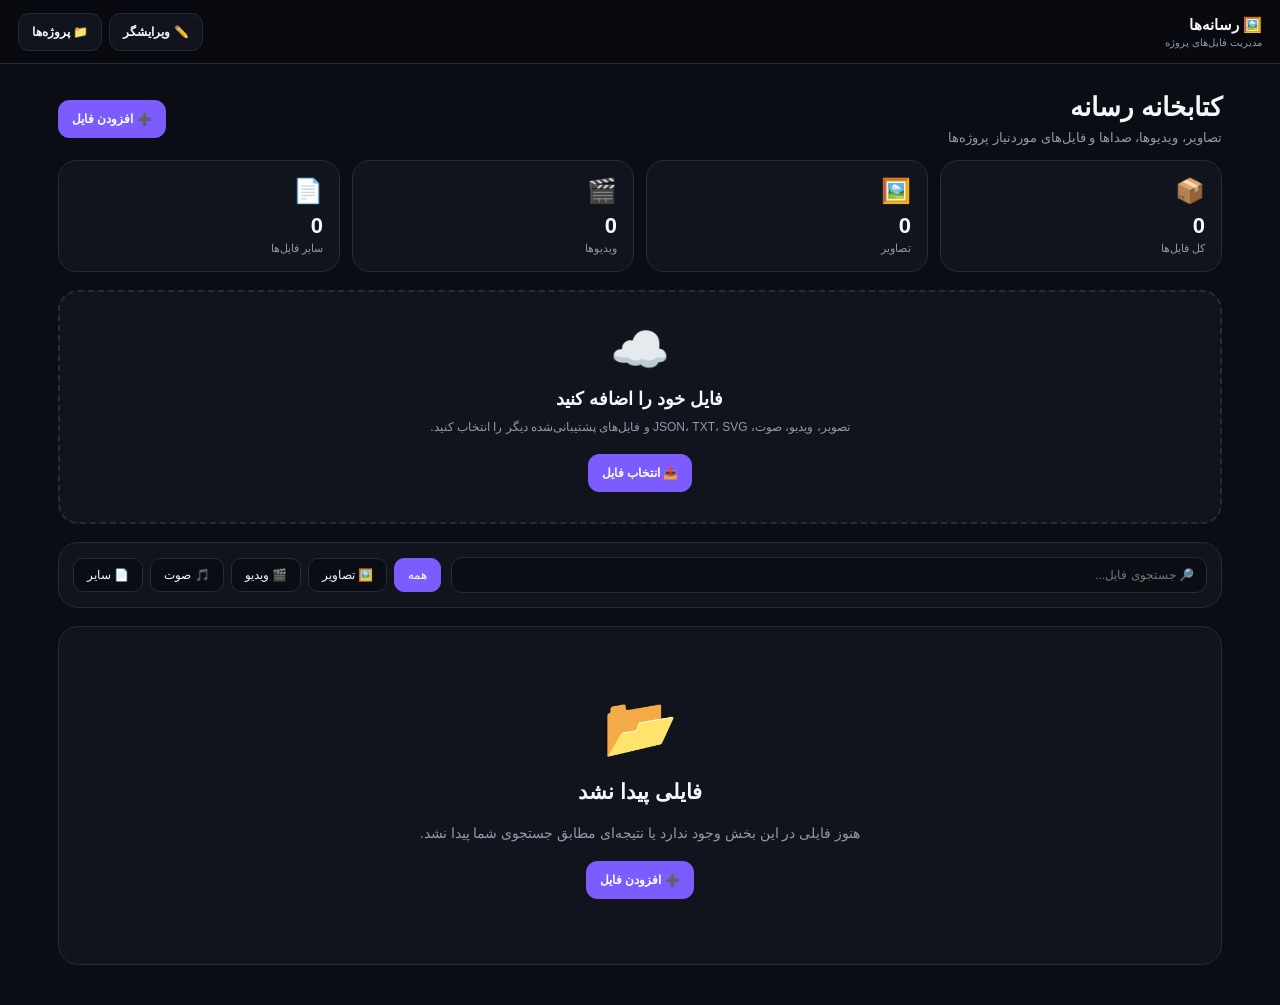
<file: media.html>
<!DOCTYPE html>
<html lang="fa" dir="rtl">
<head>
  <meta charset="UTF-8">
  <meta name="viewport" content="width=device-width, initial-scale=1.0">

  <title>Ghost Builder — رسانه‌ها</title>

  <link rel="stylesheet" href="style.css">

  <style>
    .media-page {
      min-height: 100vh;
      padding-bottom: 40px;
    }

    .media-header {
      max-width: 1200px;
      margin: auto;
      padding: 28px 18px 15px;
      display: flex;
      justify-content: space-between;
      align-items: center;
      gap: 15px;
      flex-wrap: wrap;
    }

    .media-title h1 {
      margin: 0;
      font-size: 26px;
    }

    .media-title p {
      margin: 7px 0 0;
      color: var(--muted);
      font-size: 13px;
    }

    .media-container {
      max-width: 1200px;
      margin: auto;
      padding: 0 18px;
    }

    .media-stats {
      display: grid;
      grid-template-columns: repeat(4, 1fr);
      gap: 12px;
      margin-bottom: 18px;
    }

    .media-stat {
      background: var(--card);
      border: 1px solid var(--border);
      border-radius: 18px;
      padding: 16px;
    }

    .media-stat-icon {
      font-size: 24px;
      margin-bottom: 8px;
    }

    .media-stat strong {
      display: block;
      font-size: 22px;
    }

    .media-stat span {
      color: var(--muted);
      font-size: 11px;
    }

    .media-toolbar {
      background: var(--card);
      border: 1px solid var(--border);
      border-radius: 20px;
      padding: 14px;
      display: flex;
      gap: 10px;
      align-items: center;
      flex-wrap: wrap;
      margin-bottom: 18px;
    }

    .media-search {
      flex: 1;
      min-width: 200px;
    }

    .media-filters {
      display: flex;
      gap: 7px;
      flex-wrap: wrap;
    }

    .media-filter {
      border: 1px solid var(--border);
      background: var(--bg);
      color: var(--text);
      padding: 9px 13px;
      border-radius: 10px;
      cursor: pointer;
      font-family: inherit;
      font-size: 12px;
    }

    .media-filter.active {
      background: #7c5cff;
      color: white;
      border-color: #7c5cff;
    }

    .upload-box {
      border: 2px dashed var(--border);
      border-radius: 20px;
      padding: 30px 20px;
      text-align: center;
      background: var(--card);
      margin-bottom: 18px;
      transition: .2s;
    }

    .upload-box:hover {
      border-color: #7c5cff;
      background: rgba(124,92,255,.03);
    }

    .upload-icon {
      font-size: 48px;
      margin-bottom: 10px;
    }

    .upload-box h2 {
      margin: 0 0 7px;
      font-size: 18px;
    }

    .upload-box p {
      color: var(--muted);
      font-size: 12px;
      line-height: 1.8;
      margin: 0 auto 15px;
      max-width: 600px;
    }

    .media-grid {
      display: grid;
      grid-template-columns: repeat(4, 1fr);
      gap: 14px;
    }

    .media-item {
      background: var(--card);
      border: 1px solid var(--border);
      border-radius: 18px;
      overflow: hidden;
      min-width: 0;
    }

    .media-preview {
      height: 170px;
      background: var(--bg);
      display: grid;
      place-items: center;
      overflow: hidden;
      position: relative;
    }

    .media-preview img {
      width: 100%;
      height: 100%;
      object-fit: cover;
    }

    .media-file-icon {
      font-size: 50px;
    }

    .media-type-badge {
      position: absolute;
      top: 9px;
      right: 9px;
      padding: 4px 7px;
      border-radius: 7px;
      background: rgba(0,0,0,.65);
      color: white;
      font-size: 9px;
    }

    .media-info {
      padding: 12px;
    }

    .media-name {
      font-weight: 800;
      font-size: 13px;
      white-space: nowrap;
      overflow: hidden;
      text-overflow: ellipsis;
    }

    .media-meta {
      color: var(--muted);
      font-size: 10px;
      margin-top: 5px;
    }

    .media-actions {
      display: flex;
      gap: 6px;
      margin-top: 10px;
    }

    .media-actions button {
      flex: 1;
      font-size: 11px;
    }

    .media-empty {
      grid-column: 1/-1;
      text-align: center;
      padding: 65px 20px;
      background: var(--card);
      border: 1px solid var(--border);
      border-radius: 20px;
    }

    .media-empty-icon {
      font-size: 60px;
      margin-bottom: 12px;
    }

    .upload-progress {
      display: none;
      margin-top: 15px;
    }

    .upload-progress.show {
      display: block;
    }

    .upload-progress-bar {
      height: 8px;
      background: var(--bg);
      border-radius: 20px;
      overflow: hidden;
    }

    .upload-progress-fill {
      height: 100%;
      width: 0;
      background: #7c5cff;
      transition: width .2s;
    }

    .upload-progress-text {
      color: var(--muted);
      font-size: 11px;
      margin-top: 6px;
    }

    @media(max-width:950px) {
      .media-grid {
        grid-template-columns: repeat(3, 1fr);
      }

      .media-stats {
        grid-template-columns: repeat(2, 1fr);
      }
    }

    @media(max-width:650px) {
      .media-grid {
        grid-template-columns: repeat(2, 1fr);
      }

      .media-preview {
        height: 140px;
      }
    }

    @media(max-width:430px) {
      .media-grid {
        grid-template-columns: 1fr;
      }

      .media-stats {
        grid-template-columns: 1fr 1fr;
      }
    }
  </style>
</head>

<body>

<div class="media-page">

  <!-- TOPBAR -->

  <header class="topbar">

    <div class="topbar-title">
      <div>
        <strong>🖼️ رسانه‌ها</strong>
        <span>مدیریت فایل‌های پروژه</span>
      </div>
    </div>

    <div class="topbar-actions">

      <button
        class="btn"
        onclick="goBuilder()">
        ✏️ ویرایشگر
      </button>

      <button
        class="btn"
        onclick="goProjects()">
        📁 پروژه‌ها
      </button>

    </div>

  </header>


  <!-- HEADER -->

  <section class="media-header">

    <div class="media-title">

      <h1>
        کتابخانه رسانه
      </h1>

      <p>
        تصاویر، ویدیوها، صداها و فایل‌های موردنیاز پروژه‌ها
      </p>

    </div>

    <button
      class="btn btn-primary"
      onclick="openFilePicker()">
      ➕ افزودن فایل
    </button>

  </section>


  <main class="media-container">


    <!-- STATS -->

    <section class="media-stats">

      <div class="media-stat">

        <div class="media-stat-icon">
          📦
        </div>

        <strong id="totalCount">
          0
        </strong>

        <span>
          کل فایل‌ها
        </span>

      </div>


      <div class="media-stat">

        <div class="media-stat-icon">
          🖼️
        </div>

        <strong id="imageCount">
          0
        </strong>

        <span>
          تصاویر
        </span>

      </div>


      <div class="media-stat">

        <div class="media-stat-icon">
          🎬
        </div>

        <strong id="videoCount">
          0
        </strong>

        <span>
          ویدیوها
        </span>

      </div>


      <div class="media-stat">

        <div class="media-stat-icon">
          📄
        </div>

        <strong id="otherCount">
          0
        </strong>

        <span>
          سایر فایل‌ها
        </span>

      </div>

    </section>


    <!-- UPLOAD -->

    <section
      id="uploadBox"
      class="upload-box">

      <div class="upload-icon">
        ☁️
      </div>

      <h2>
        فایل خود را اضافه کنید
      </h2>

      <p>
        تصویر، ویدیو، صوت، JSON، TXT، SVG و فایل‌های
        پشتیبانی‌شده دیگر را انتخاب کنید.
      </p>

      <button
        class="btn btn-primary"
        onclick="openFilePicker()">
        📤 انتخاب فایل
      </button>

      <input
        id="fileInput"
        type="file"
        multiple
        hidden
        accept="
          image/*,
          video/*,
          audio/*,
          .json,
          .txt,
          .svg
        ">


      <div
        id="uploadProgress"
        class="upload-progress">

        <div class="upload-progress-bar">

          <div
            id="uploadProgressFill"
            class="upload-progress-fill">
          </div>

        </div>

        <div
          id="uploadProgressText"
          class="upload-progress-text">
          در حال آماده‌سازی...
        </div>

      </div>

    </section>


    <!-- TOOLBAR -->

    <section class="media-toolbar">

      <input
        id="searchInput"
        class="form-input media-search"
        placeholder="🔎 جستجوی فایل..."
        oninput="renderMedia()">


      <div class="media-filters">

        <button
          class="media-filter active"
          data-filter="all"
          onclick="setFilter('all',this)">
          همه
        </button>

        <button
          class="media-filter"
          data-filter="image"
          onclick="setFilter('image',this)">
          🖼️ تصاویر
        </button>

        <button
          class="media-filter"
          data-filter="video"
          onclick="setFilter('video',this)">
          🎬 ویدیو
        </button>

        <button
          class="media-filter"
          data-filter="audio"
          onclick="setFilter('audio',this)">
          🎵 صوت
        </button>

        <button
          class="media-filter"
          data-filter="other"
          onclick="setFilter('other',this)">
          📄 سایر
        </button>

      </div>

    </section>


    <!-- GRID -->

    <section
      id="mediaGrid"
      class="media-grid">
    </section>

  </main>

</div>


<script src="app.js"></script>

<script>

"use strict";


/* =====================================================
   STATE
   ===================================================== */

let currentFilter = "all";


/* =====================================================
   FILE PICKER
   ===================================================== */

function openFilePicker() {

  document
    .getElementById("fileInput")
    .click();

}


/* =====================================================
   FILE TYPE
   ===================================================== */

function getMediaType(file) {

  if (
    file.type &&
    file.type.startsWith("image/")
  ) {
    return "image";
  }

  if (
    file.type &&
    file.type.startsWith("video/")
  ) {
    return "video";
  }

  if (
    file.type &&
    file.type.startsWith("audio/")
  ) {
    return "audio";
  }

  const name =
    file.name.toLowerCase();


  if (
    name.endsWith(".jpg") ||
    name.endsWith(".jpeg") ||
    name.endsWith(".png") ||
    name.endsWith(".gif") ||
    name.endsWith(".webp") ||
    name.endsWith(".svg")
  ) {
    return "image";
  }


  if (
    name.endsWith(".mp4") ||
    name.endsWith(".webm") ||
    name.endsWith(".mov")
  ) {
    return "video";
  }


  if (
    name.endsWith(".mp3") ||
    name.endsWith(".wav") ||
    name.endsWith(".ogg")
  ) {
    return "audio";
  }


  return "other";

}


/* =====================================================
   FILE UPLOAD
   ===================================================== */

async function handleFiles(
  files
) {

  if (!files || !files.length) {
    return;
  }


  const progress =
    document.getElementById(
      "uploadProgress"
    );

  const fill =
    document.getElementById(
      "uploadProgressFill"
    );

  const text =
    document.getElementById(
      "uploadProgressText"
    );


  progress.classList.add(
    "show"
  );


  let completed = 0;


  for (
    const file of files
  ) {

    try {

      text.textContent =
        "در حال افزودن: " +
        file.name;


      fill.style.width =
        Math.round(
          (completed /
            files.length) *
            100
        ) + "%";


      /*
       * برای تصاویر، Data URL ذخیره می‌شود
       * تا امکان پیش‌نمایش داشته باشند.
       *
       * فایل‌های خیلی بزرگ ممکن است توسط
       * localStorage محدود شوند.
       */

      let dataUrl = "";


      if (
        file.type.startsWith(
          "image/"
        ) &&
        file.size <=
          3 * 1024 * 1024
      ) {

        dataUrl =
          await fileToDataURL(
            file
          );

      }


      gbAddMedia({

        name:
          file.name,

        type:
          getMediaType(
            file
          ),

        mime:
          file.type ||
          "application/octet-stream",

        size:
          file.size,

        sizeText:
          formatBytes(
            file.size
          ),

        dataUrl:
          dataUrl,

        createdAt:
          new Date().toISOString()

      });


      completed++;

    } catch (error) {

      console.error(
        error
      );

    }

  }


  fill.style.width =
    "100%";


  text.textContent =
    completed +
    " فایل با موفقیت اضافه شد.";


  renderMedia();


  setTimeout(
    () => {

      progress.classList.remove(
        "show"
      );

    },
    1200
  );


  gbToast(
    completed +
    " فایل اضافه شد.",
    "success"
  );

}


/* =====================================================
   DATA URL
   ===================================================== */

function fileToDataURL(
  file
) {

  return new Promise(
    (
      resolve,
      reject
    ) => {

      const reader =
        new FileReader();


      reader.onload =
        () => resolve(
          reader.result
        );


      reader.onerror =
        reject;


      reader.readAsDataURL(
        file
      );

    }
  );

}


/* =====================================================
   BYTES
   ===================================================== */

function formatBytes(
  bytes
) {

  if (!bytes) {
    return "0 B";
  }


  const units =
    [
      "B",
      "KB",
      "MB",
      "GB"
    ];


  const index =
    Math.floor(
      Math.log(bytes) /
      Math.log(1024)
    );


  return (
    Math.round(
      bytes /
      Math.pow(
        1024,
        index
      ) *
      100
    ) / 100
  ) +
  " " +
  units[
    Math.min(
      index,
      units.length - 1
    )
  ];

}


/* =====================================================
   FILTER
   ===================================================== */

function setFilter(
  filter,
  button
) {

  currentFilter =
    filter;


  document
    .querySelectorAll(
      ".media-filter"
    )
    .forEach(
      item =>
        item.classList.remove(
          "active"
        )
    );


  if (button) {

    button.classList.add(
      "active"
    );

  }


  renderMedia();

}


/* =====================================================
   RENDER
   ===================================================== */

function renderMedia() {

  const grid =
    document.getElementById(
      "mediaGrid"
    );


  let media =
    gbGetMedia();


  const search =
    (
      document.getElementById(
        "searchInput"
      ).value ||
      ""
    )
      .trim()
      .toLowerCase();


  if (
    currentFilter !==
    "all"
  ) {

    media =
      media.filter(
        item =>
          item.type ===
          currentFilter
      );

  }


  if (search) {

    media =
      media.filter(
        item =>
          (
            item.name ||
            ""
          )
            .toLowerCase()
            .includes(
              search
            )
      );

  }


  updateStats();


  if (!media.length) {

    grid.innerHTML = `

      <div class="media-empty">

        <div class="media-empty-icon">
          📂
        </div>

        <h2>
          فایلی پیدا نشد
        </h2>

        <p
          style="
            color:var(--muted);
            line-height:1.8;
          ">

          هنوز فایلی در این بخش وجود ندارد
          یا نتیجه‌ای مطابق جستجوی شما پیدا نشد.

        </p>

        <button
          class="btn btn-primary"
          onclick="openFilePicker()">

          ➕ افزودن فایل

        </button>

      </div>

    `;

    return;

  }


  grid.innerHTML =
    media
      .map(
        item =>
          createMediaCard(
            item
          )
      )
      .join("");

}


/* =====================================================
   MEDIA CARD
   ===================================================== */

function createMediaCard(
  item
) {

  const type =
    item.type ||
    "other";


  let preview = "";


  if (
    type === "image" &&
    item.dataUrl
  ) {

    preview = `

      <img
        src="${item.dataUrl}"
        alt="${gbEscapeHTML(
          item.name
        )}">

      <div class="media-type-badge">
        IMAGE
      </div>

    `;

  } else {

    let icon =
      "📄";


    if (type === "video") {
      icon = "🎬";
    }

    if (type === "audio") {
      icon = "🎵";
    }

    if (type === "image") {
      icon = "🖼️";
    }


    preview = `

      <div class="media-file-icon">
        ${icon}
      </div>

      <div class="media-type-badge">
        ${type.toUpperCase()}
      </div>

    `;

  }


  return `

    <article class="media-item">

      <div class="media-preview">
        ${preview}
      </div>

      <div class="media-info">

        <div
          class="media-name"
          title="${gbEscapeHTML(
            item.name
          )}">

          ${gbEscapeHTML(
            item.name
          )}

        </div>

        <div class="media-meta">

          ${gbEscapeHTML(
            item.sizeText ||
            formatBytes(
              item.size || 0
            )
          )}

          •

          ${gbEscapeHTML(
            type
          )}

        </div>


        <div class="media-actions">

          ${
            type === "image" &&
            item.dataUrl
              ? `
                <button
                  class="btn"
                  onclick="useMedia('${item.id}')">
                  استفاده
                </button>
              `
              : ""
          }


          <button
            class="btn"
            onclick="copyMediaInfo('${item.id}')">
            📋
          </button>


          <button
            class="btn"
            onclick="deleteMediaItem('${item.id}')">
            🗑️
          </button>

        </div>

      </div>

    </article>

  `;

}


/* =====================================================
   STATS
   ===================================================== */

function updateStats() {

  const media =
    gbGetMedia();


  const images =
    media.filter(
      item =>
        item.type ===
        "image"
    ).length;


  const videos =
    media.filter(
      item =>
        item.type ===
        "video"
    ).length;


  const others =
    media.filter(
      item =>
        item.type !==
          "image" &&
        item.type !==
          "video"
    ).length;


  document.getElementById(
    "totalCount"
  ).textContent =
    media.length;


  document.getElementById(
    "imageCount"
  ).textContent =
    images;


  document.getElementById(
    "videoCount"
  ).textContent =
    videos;


  document.getElementById(
    "otherCount"
  ).textContent =
    others;

}


/* =====================================================
   USE MEDIA
   ===================================================== */

function useMedia(
  id
) {

  const media =
    gbGetMedia();


  const item =
    media.find(
      file =>
        file.id ===
        id
    );


  if (!item) {
    return;
  }


  gbSet(
    GB_KEYS.selectedMedia,
    item
  );


  gbToast(
    "فایل انتخاب شد.",
    "success"
  );


  /*
   * اگر از builder آمده باشیم،
   * بعد از انتخاب فایل می‌توانیم
   * به builder برگردیم.
   */

  const from =
    gbParam("from");


  if (
    from ===
    "builder"
  ) {

    setTimeout(
      () => {

        window.location.href =
          "builder.html";

      },
      500
    );

  }

}


/* =====================================================
   COPY INFO
   ===================================================== */

function copyMediaInfo(
  id
) {

  const media =
    gbGetMedia();


  const item =
    media.find(
      file =>
        file.id ===
        id
    );


  if (!item) {
    return;
  }


  const text =
    [
      "نام: " +
        item.name,

      "نوع: " +
        item.type,

      "حجم: " +
        (
          item.sizeText ||
          formatBytes(
            item.size || 0
          )
        )

    ].join(
      "\n"
    );


  gbCopy(
    text
  );


  gbToast(
    "اطلاعات فایل کپی شد.",
    "success"
  );

}


/* =====================================================
   DELETE
   ===================================================== */

function deleteMediaItem(
  id
) {

  const media =
    gbGetMedia();


  const item =
    media.find(
      file =>
        file.id ===
        id
    );


  if (!item) {
    return;
  }


  if (
    !confirm(
      "آیا از حذف فایل «" +
      item.name +
      "» مطمئن هستید؟"
    )
  ) {

    return;

  }


  gbDeleteMedia(
    id
  );


  renderMedia();


  gbToast(
    "فایل حذف شد.",
    "success"
  );

}


/* =====================================================
   NAVIGATION
   ===================================================== */

function goBuilder() {

  const project =
    gbGetCurrentProject();


  if (project) {

    window.location.href =
      "builder.html?project=" +
      encodeURIComponent(
        project.id
      );

    return;

  }


  window.location.href =
    "builder.html";

}


function goProjects() {

  window.location.href =
    "projects.html";

}


/* =====================================================
   FILE INPUT EVENT
   ===================================================== */

document
  .getElementById(
    "fileInput"
  )
  .addEventListener(
    "change",
    event => {

      handleFiles(
        event.target.files
      );

      event.target.value = "";

    }
  );


/* =====================================================
   DRAG & DROP
   ===================================================== */

const uploadBox =
  document.getElementById(
    "uploadBox"
  );


uploadBox.addEventListener(
  "dragover",
  event => {

    event.preventDefault();

    uploadBox.style.borderColor =
      "#7c5cff";

  }
);


uploadBox.addEventListener(
  "dragleave",
  () => {

    uploadBox.style.borderColor =
      "";

  }
);


uploadBox.addEventListener(
  "drop",
  event => {

    event.preventDefault();

    uploadBox.style.borderColor =
      "";


    handleFiles(
      event.dataTransfer.files
    );

  }
);


/* =====================================================
   INIT
   ===================================================== */

document.addEventListener(
  "DOMContentLoaded",
  () => {

    renderMedia();

  }
);

</script>

</body>
</html>
</file>
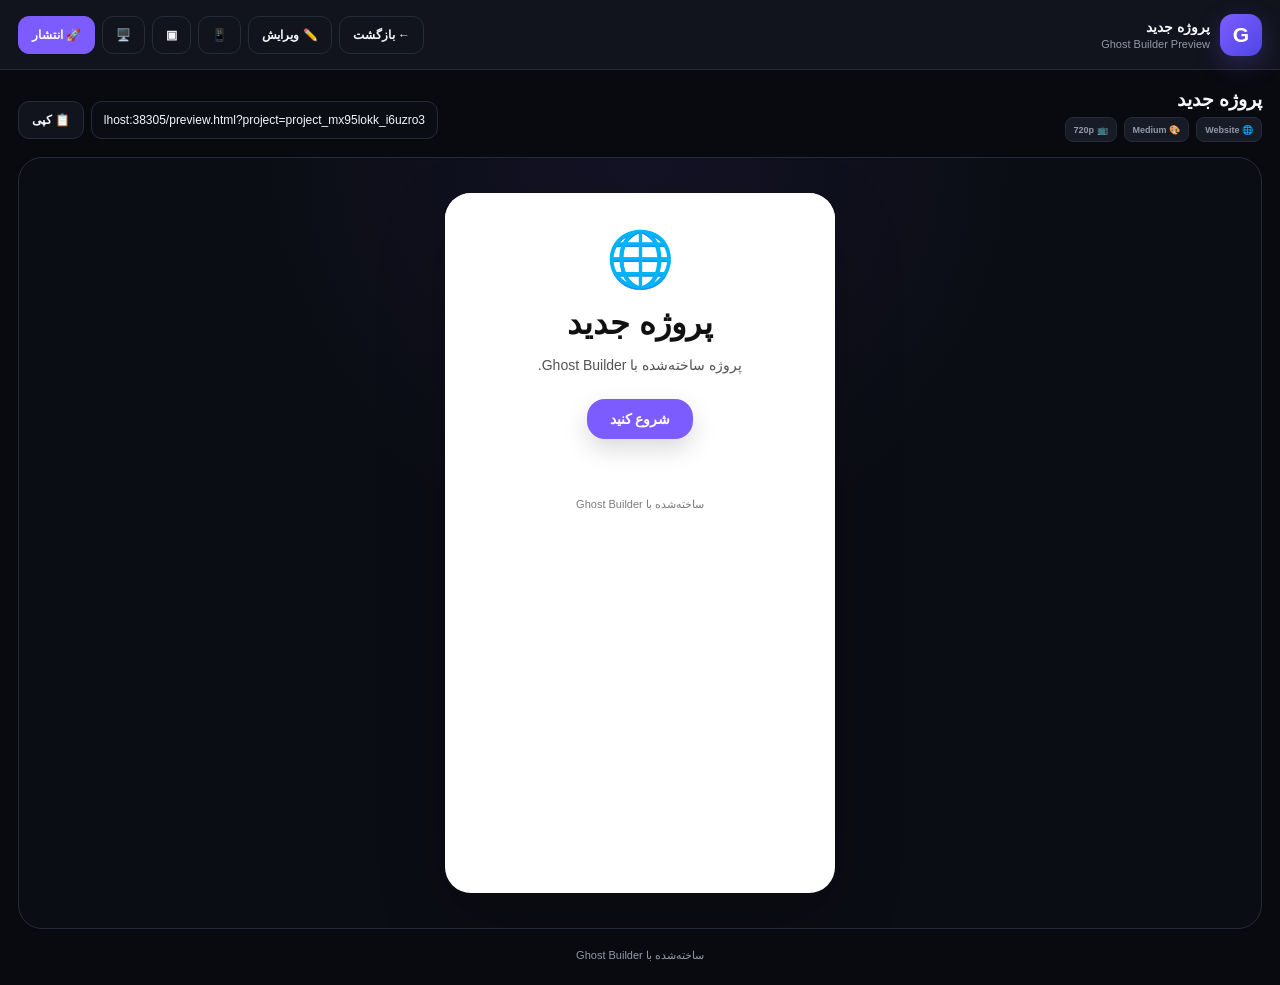
<file: preview.html>
<!DOCTYPE html>
<html lang="fa" dir="rtl">
<head>
  <meta charset="UTF-8">
  <meta name="viewport" content="width=device-width, initial-scale=1.0">

  <title>Ghost Builder — پیش‌نمایش</title>

  <link rel="stylesheet" href="style.css">

  <style>

    /* =====================================================
       PREVIEW PAGE
       ===================================================== */

    body {
      overflow-x: hidden;
    }

    .preview-page {
      min-height: 100vh;
      display: flex;
      flex-direction: column;
    }

    .preview-topbar {
      min-height: 70px;
      padding: 12px 18px;
      display: flex;
      align-items: center;
      justify-content: space-between;
      gap: 12px;
      border-bottom: 1px solid var(--border);
      background: var(--card);
      position: sticky;
      top: 0;
      z-index: 50;
    }

    .preview-brand {
      display: flex;
      align-items: center;
      gap: 10px;
      min-width: 0;
    }

    .preview-brand-logo {
      width: 42px;
      height: 42px;
      border-radius: 13px;
      display: grid;
      place-items: center;
      background: linear-gradient(
        135deg,
        #7c5cff,
        #4f46e5
      );
      color: white;
      font-size: 21px;
      font-weight: 900;
      box-shadow: 0 8px 25px rgba(124,92,255,.25);
      flex-shrink: 0;
    }

    .preview-brand-text {
      min-width: 0;
    }

    .preview-brand-text strong {
      display: block;
      white-space: nowrap;
      overflow: hidden;
      text-overflow: ellipsis;
    }

    .preview-brand-text span {
      display: block;
      color: var(--muted);
      font-size: 11px;
      margin-top: 3px;
    }

    .preview-actions {
      display: flex;
      align-items: center;
      gap: 7px;
      flex-wrap: wrap;
      justify-content: flex-end;
    }

    .preview-workspace {
      flex: 1;
      min-height: calc(100vh - 70px);
      padding: 18px;
      display: flex;
      flex-direction: column;
      gap: 15px;
    }

    .preview-info {
      display: flex;
      justify-content: space-between;
      align-items: center;
      gap: 15px;
      flex-wrap: wrap;
    }

    .preview-info-title {
      font-size: 19px;
      font-weight: 900;
    }

    .preview-info-meta {
      display: flex;
      align-items: center;
      gap: 7px;
      flex-wrap: wrap;
      margin-top: 6px;
    }

    .preview-stage {
      flex: 1;
      min-height: 650px;
      border: 1px solid var(--border);
      border-radius: 24px;
      background:
        radial-gradient(
          circle at top,
          rgba(124,92,255,.08),
          transparent 40%
        ),
        var(--bg);
      display: flex;
      justify-content: center;
      align-items: flex-start;
      overflow: auto;
      padding: 35px;
      position: relative;
    }

    .preview-device {
      width: 390px;
      min-height: 700px;
      background: white;
      border-radius: 26px;
      box-shadow:
        0 25px 70px rgba(0,0,0,.20);
      overflow: hidden;
      transition: .25s ease;
      position: relative;
      flex-shrink: 0;
    }

    .preview-device.tablet {
      width: 768px;
      min-height: 720px;
      border-radius: 22px;
    }

    .preview-device.desktop {
      width: min(1100px, 100%);
      min-height: 650px;
      border-radius: 16px;
    }

    .preview-canvas {
      width: 100%;
      min-height: 100%;
      box-sizing: border-box;
      overflow: hidden;
    }

    .preview-mobile-header {
      height: 32px;
      display: flex;
      align-items: center;
      justify-content: center;
      background: rgba(0,0,0,.04);
      position: relative;
    }

    .preview-mobile-camera {
      width: 55px;
      height: 6px;
      border-radius: 20px;
      background: rgba(0,0,0,.20);
    }

    .preview-content {
      padding: 25px;
    }

    .preview-hero {
      min-height: 280px;
      display: flex;
      flex-direction: column;
      justify-content: center;
      align-items: center;
      text-align: center;
      padding: 30px 20px;
    }

    .preview-hero-icon {
      font-size: 55px;
      margin-bottom: 12px;
    }

    .preview-hero h1 {
      margin: 0 0 10px;
      font-size: 32px;
    }

    .preview-hero p {
      margin: 0 0 20px;
      line-height: 1.9;
      opacity: .72;
      max-width: 650px;
    }

    .preview-primary-button {
      border: 0;
      color: white;
      padding: 12px 23px;
      font-size: 14px;
      font-weight: 800;
      cursor: pointer;
      box-shadow: 0 10px 25px rgba(0,0,0,.15);
    }

    .preview-elements {
      display: flex;
      flex-direction: column;
      gap: 14px;
      padding: 20px;
    }

    .preview-element {
      width: 100%;
      box-sizing: border-box;
    }

    .preview-card {
      padding: 18px;
      background: rgba(255,255,255,.92);
      border: 1px solid rgba(0,0,0,.08);
      box-shadow: 0 8px 25px rgba(0,0,0,.06);
    }

    .preview-card h3 {
      margin: 0;
      font-size: 17px;
    }

    .preview-card p {
      margin: 8px 0 0;
      line-height: 1.8;
      color: #666;
      font-size: 13px;
    }

    .preview-input {
      width: 100%;
      box-sizing: border-box;
      padding: 13px;
      border: 1px solid #ddd;
      background: white;
      outline: none;
      font-family: inherit;
      font-size: 14px;
    }

    .preview-section {
      width: 100%;
      min-height: 150px;
      box-sizing: border-box;
    }

    .game-preview {
      min-height: 100%;
      background:
        radial-gradient(
          circle at 50% 20%,
          rgba(124,92,255,.20),
          transparent 35%
        ),
        linear-gradient(
          145deg,
          #070912,
          #12152a
        );
      color: white;
      padding: 20px;
      position: relative;
      overflow: hidden;
    }

    .game-hud {
      display: flex;
      justify-content: space-between;
      align-items: center;
      gap: 8px;
      position: sticky;
      top: 0;
      z-index: 3;
    }

    .game-hud-box {
      padding: 8px 11px;
      background: rgba(255,255,255,.08);
      border: 1px solid rgba(255,255,255,.10);
      border-radius: 10px;
      font-size: 11px;
    }

    .game-world {
      min-height: 520px;
      margin-top: 20px;
      border-radius: 20px;
      position: relative;
      overflow: hidden;
      background:
        linear-gradient(
          180deg,
          #151a36 0%,
          #0a0d19 65%,
          #080a10 100%
        );
      border: 1px solid rgba(255,255,255,.10);
    }

    .game-grid {
      position: absolute;
      inset: 45% -30% -30%;
      background:
        linear-gradient(
          90deg,
          rgba(124,92,255,.20) 1px,
          transparent 1px
        ),
        linear-gradient(
          rgba(124,92,255,.20) 1px,
          transparent 1px
        );
      background-size: 45px 45px;
      transform: perspective(300px) rotateX(58deg);
      transform-origin: center top;
    }

    .game-player {
      position: absolute;
      left: 50%;
      bottom: 23%;
      transform: translateX(-50%);
      font-size: 55px;
      z-index: 2;
      filter: drop-shadow(
        0 12px 20px rgba(0,0,0,.45)
      );
    }

    .game-target {
      position: absolute;
      top: 27%;
      left: 68%;
      font-size: 35px;
      animation: targetFloat 2.2s infinite ease-in-out;
    }

    @keyframes targetFloat {
      0%,100% {
        transform: translateY(0);
      }
      50% {
        transform: translateY(-12px);
      }
    }

    .game-crosshair {
      position: absolute;
      left: 50%;
      top: 48%;
      width: 35px;
      height: 35px;
      transform: translate(-50%,-50%);
      border: 2px solid rgba(255,255,255,.75);
      border-radius: 50%;
      z-index: 3;
    }

    .game-crosshair::after,
    .game-crosshair::before {
      content: "";
      position: absolute;
      background: rgba(255,255,255,.75);
    }

    .game-crosshair::after {
      width: 55px;
      height: 2px;
      left: -12px;
      top: 15px;
    }

    .game-crosshair::before {
      height: 55px;
      width: 2px;
      top: -12px;
      left: 15px;
    }

    .game-controls {
      position: absolute;
      left: 20px;
      right: 20px;
      bottom: 18px;
      display: flex;
      justify-content: space-between;
      align-items: flex-end;
      z-index: 5;
    }

    .joystick {
      width: 75px;
      height: 75px;
      border-radius: 50%;
      background: rgba(255,255,255,.07);
      border: 1px solid rgba(255,255,255,.12);
      display: grid;
      place-items: center;
    }

    .joystick::after {
      content: "";
      width: 32px;
      height: 32px;
      border-radius: 50%;
      background: rgba(255,255,255,.16);
    }

    .game-buttons {
      display: flex;
      gap: 8px;
    }

    .game-button {
      width: 48px;
      height: 48px;
      border-radius: 50%;
      border: 1px solid rgba(255,255,255,.15);
      background: rgba(255,255,255,.08);
      color: white;
      font-size: 18px;
    }

    .preview-empty {
      min-height: 450px;
      display: grid;
      place-items: center;
      text-align: center;
      padding: 30px;
    }

    .preview-empty-icon {
      font-size: 60px;
      margin-bottom: 12px;
    }

    .preview-url-box {
      display: flex;
      gap: 7px;
      margin-top: 10px;
    }

    .preview-url-box input {
      flex: 1;
      min-width: 0;
    }

    .preview-footer {
      text-align: center;
      color: var(--muted);
      font-size: 11px;
      padding: 5px;
    }

    @media (max-width: 800px) {

      .preview-topbar {
        align-items: flex-start;
        flex-direction: column;
      }

      .preview-actions {
        width: 100%;
        justify-content: flex-start;
      }

      .preview-workspace {
        padding: 10px;
      }

      .preview-stage {
        padding: 15px;
        min-height: 600px;
        border-radius: 18px;
      }

      .preview-device.desktop {
        width: 100%;
      }

      .preview-device.tablet {
        width: min(768px, 100%);
      }

      .preview-info {
        align-items: flex-start;
        flex-direction: column;
      }

      .preview-url-box {
        flex-direction: column;
      }

    }

  </style>
</head>

<body>

<div class="preview-page">

  <!-- =====================================================
       TOPBAR
       ===================================================== -->

  <header class="preview-topbar">

    <div class="preview-brand">

      <div class="preview-brand-logo">
        G
      </div>

      <div class="preview-brand-text">

        <strong id="projectName">
          پیش‌نمایش پروژه
        </strong>

        <span>
          Ghost Builder Preview
        </span>

      </div>

    </div>


    <div class="preview-actions">

      <button
        class="btn"
        onclick="goBack()">
        ← بازگشت
      </button>

      <button
        class="btn"
        onclick="editProject()">
        ✏️ ویرایش
      </button>

      <button
        class="btn"
        onclick="setDeviceMode('mobile')">
        📱
      </button>

      <button
        class="btn"
        onclick="setDeviceMode('tablet')">
        ▣
      </button>

      <button
        class="btn"
        onclick="setDeviceMode('desktop')">
        🖥️
      </button>

      <button
        class="btn btn-primary"
        onclick="publishProject()">
        🚀 انتشار
      </button>

    </div>

  </header>


  <!-- =====================================================
       WORKSPACE
       ===================================================== -->

  <main class="preview-workspace">


    <!-- INFO -->

    <div class="preview-info">

      <div>

        <div
          id="previewTitle"
          class="preview-info-title">
          پروژه
        </div>

        <div
          id="previewMeta"
          class="preview-info-meta">
        </div>

      </div>


      <div
        id="previewUrlContainer"
        style="min-width:min(100%,420px);">
      </div>

    </div>


    <!-- STAGE -->

    <section class="preview-stage">

      <div
        id="previewDevice"
        class="preview-device mobile">

        <div
          id="previewCanvas"
          class="preview-canvas">
        </div>

      </div>

    </section>


    <div class="preview-footer">
      ساخته‌شده با Ghost Builder
    </div>

  </main>

</div>


<script src="app.js"></script>

<script>

"use strict";


/* =====================================================
   STATE
   ===================================================== */

let project = null;

let templateId = null;


/* =====================================================
   GET PROJECT
   ===================================================== */

function getProject() {

  const id =
    gbParam("project");


  if (id) {

    const found =
      gbFindProject(id);


    if (found) {

      return found;

    }

  }


  const current =
    gbGetCurrentProject();


  if (current) {

    return current;

  }


  return null;

}


/* =====================================================
   GET TEMPLATE
   ===================================================== */

function getTemplateId() {

  return (
    gbParam("template") ||
    localStorage.getItem(
      "ghost_builder_preview_template"
    ) ||
    sessionStorage.getItem(
      "ghost_builder_preview_template"
    )
  );

}


/* =====================================================
   INIT
   ===================================================== */

function initPreview() {

  templateId =
    getTemplateId();


  project =
    getProject();


  if (!project) {

    renderEmpty();

    return;

  }


  gbSetCurrentProject(
    project
  );


  updateInfo();

  renderProject();

}


/* =====================================================
   UPDATE INFO
   ===================================================== */

function updateInfo() {

  const name =
    project.name ||
    project.title ||
    "پروژه جدید";


  document.getElementById(
    "projectName"
  ).textContent =
    name;


  document.getElementById(
    "previewTitle"
  ).textContent =
    name;


  const type =
    gbProjectTypeLabel(
      project.type
    );


  document.getElementById(
    "previewMeta"
  ).innerHTML = `

    <span class="badge">
      ${gbProjectTypeIcon(
        project.type
      )}
      ${type}
    </span>

    <span class="badge">
      🎨 ${
        gbEscapeHTML(
          project.quality ||
          "Medium"
        )
      }
    </span>

    <span class="badge">
      📺 ${
        gbEscapeHTML(
          project.resolution ||
          "720p"
        )
      }
    </span>

  `;


  const url =
    window.location.origin +
    window.location.pathname +
    "?project=" +
    encodeURIComponent(
      project.id
    );


  document.getElementById(
    "previewUrlContainer"
  ).innerHTML = `

    <div class="preview-url-box">

      <input
        class="form-input"
        id="projectUrl"
        value="${gbEscapeHTML(
          url
        )}"
        readonly
      >

      <button
        class="btn"
        onclick="copyPreviewUrl()">
        📋 کپی
      </button>

    </div>

  `;

}


/* =====================================================
   RENDER PROJECT
   ===================================================== */

function renderProject() {

  if (
    project.type ===
    "game2d" ||
    project.type ===
    "game3d"
  ) {

    renderGame();

    return;

  }


  renderWebsite();

}


/* =====================================================
   RENDER WEBSITE / APP
   ===================================================== */

function renderWebsite() {

  const canvas =
    document.getElementById(
      "previewCanvas"
    );


  canvas.innerHTML = "";


  canvas.style.background =
    project.background ||
    "#ffffff";


  canvas.style.color =
    project.background ===
    "#ffffff"
      ? "#111111"
      : "#ffffff";


  const radius =
    project.radius ??
    18;


  const icon =
    gbProjectTypeIcon(
      project.type
    );


  /* HERO */

  const hero =
    document.createElement(
      "section"
    );


  hero.className =
    "preview-hero";


  hero.innerHTML = `

    <div class="preview-hero-icon">
      ${icon}
    </div>

    <h1>
      ${gbEscapeHTML(
        project.title ||
        project.name ||
        "پروژه جدید"
      )}
    </h1>

    <p>
      ${gbEscapeHTML(
        project.description ||
        "پروژه ساخته‌شده با Ghost Builder."
      )}
    </p>

    <button
      class="preview-primary-button"
      style="
        background:${
          project.primary ||
          "#7c5cff"
        };

        border-radius:
        ${radius}px;
      "
      onclick="demoButton()">
      ${gbEscapeHTML(
        project.button ||
        "شروع کنید"
      )}
    </button>

  `;


  canvas.appendChild(
    hero
  );


  /* ELEMENTS */

  const elements =
    project.elements ||
    [];


  if (
    elements.length
  ) {

    const elementsContainer =
      document.createElement(
        "div"
      );


    elementsContainer.className =
      "preview-elements";


    elements.forEach(
      element => {

        const rendered =
          renderElement(
            element
          );


        if (rendered) {

          elementsContainer.appendChild(
            rendered
          );

        }

      }
    );


    canvas.appendChild(
      elementsContainer
    );

  }


  /* FOOTER */

  const footer =
    document.createElement(
      "div"
    );


  footer.style.padding =
    "25px";

  footer.style.textAlign =
    "center";

  footer.style.opacity =
    ".55";

  footer.style.fontSize =
    "11px";

  footer.textContent =
    "ساخته‌شده با Ghost Builder";


  canvas.appendChild(
    footer
  );

}


/* =====================================================
   RENDER ELEMENT
   ===================================================== */

function renderElement(
  element
) {

  const wrapper =
    document.createElement(
      "div"
    );


  wrapper.className =
    "preview-element";


  if (
    element.type ===
    "text"
  ) {

    wrapper.innerHTML = `

      <div style="
        font-size:${
          Number(
            element.fontSize ||
            20
          )
        }px;

        color:${
          element.color ||
          "inherit"
        };

        font-weight:700;

        line-height:1.8;
      ">
        ${gbEscapeHTML(
          element.text ||
          "متن"
        )}
      </div>

    `;

    return wrapper;

  }


  if (
    element.type ===
    "button"
  ) {

    wrapper.innerHTML = `

      <button
        class="preview-primary-button"
        style="
          background:${
            element.color ||
            project.primary ||
            "#7c5cff"
          };

          border-radius:
          ${project.radius ?? 18}px;
        "
        onclick="demoButton()">

        ${gbEscapeHTML(
          element.text ||
          "دکمه"
        )}

      </button>

    `;

    return wrapper;

  }


  if (
    element.type ===
    "card"
  ) {

    wrapper.innerHTML = `

      <div
        class="preview-card"
        style="
          border-radius:
          ${project.radius ?? 18}px;
        ">

        <h3>
          ${gbEscapeHTML(
            element.title ||
            "کارت جدید"
          )}
        </h3>

        <p>
          ${gbEscapeHTML(
            element.description ||
            ""
          )}
        </p>

      </div>

    `;

    return wrapper;

  }


  if (
    element.type ===
    "image"
  ) {

    if (
      element.src
    ) {

      wrapper.innerHTML = `

        <img
          src="${gbEscapeHTML(
            element.src
          )}"
          alt="${gbEscapeHTML(
            element.alt ||
            "تصویر"
          )}"
          style="
            display:block;
            width:100%;
            max-height:320px;
            object-fit:cover;
            border-radius:
            ${project.radius ?? 18}px;
          "
        >

      `;

    } else {

      wrapper.innerHTML = `

        <div style="
          min-height:180px;
          display:grid;
          place-items:center;
          background:#eef0f5;
          color:#777;
          font-size:48px;
          border-radius:
          ${project.radius ?? 18}px;
        ">
          🖼️
        </div>

      `;

    }


    return wrapper;

  }


  if (
    element.type ===
    "input"
  ) {

    wrapper.innerHTML = `

      <input
        class="preview-input"
        type="text"
        placeholder="${gbEscapeHTML(
          element.placeholder ||
          "متن خود را وارد کنید..."
        )}"
        style="
          border-radius:
          ${project.radius ?? 18}px;
        "
      >

    `;

    return wrapper;

  }


  if (
    element.type ===
    "section"
  ) {

    wrapper.innerHTML = `

      <div
        class="preview-section"
        style="
          background:
          ${
            element.background ||
            "#f0f2f7"
          };

          border-radius:
          ${project.radius ?? 18}px;
        ">
      </div>

    `;

    return wrapper;

  }


  return null;

}


/* =====================================================
   GAME PREVIEW
   ===================================================== */

function renderGame() {

  const canvas =
    document.getElementById(
      "previewCanvas"
    );


  canvas.innerHTML = "";


  canvas.className =
    "preview-canvas game-preview";


  canvas.innerHTML = `

    <div class="game-hud">

      <div class="game-hud-box">
        ❤️ HP 100
      </div>

      <div class="game-hud-box">
        ⭐ SCORE 000
      </div>

      <div class="game-hud-box">
        🪙 000
      </div>

    </div>


    <div
      class="game-world"
      id="gameWorld">

      <div class="game-grid"></div>

      <div class="game-crosshair"></div>

      <div class="game-target">
        🎯
      </div>

      <div class="game-player">
        🧍
      </div>

      <div class="game-controls">

        <div class="joystick"></div>

        <div class="game-buttons">

          <button
            class="game-button"
            onclick="gameDemoAction('⚡')">
            ⚡
          </button>

          <button
            class="game-button"
            onclick="gameDemoAction('🛡️')">
            🛡️
          </button>

          <button
            class="game-button"
            onclick="gameDemoAction('🎯')">
            🎯
          </button>

        </div>

      </div>

    </div>


    <div
      style="
        text-align:center;
        padding:18px 10px;
        opacity:.75;
        font-size:12px;
      ">

      <strong>
        ${gbEscapeHTML(
          project.title ||
          project.name ||
          "Game"
        )}
      </strong>

      <br>

      ${gbEscapeHTML(
        project.description ||
        "پیش‌نمایش بازی"
      )}

    </div>

  `;

}


/* =====================================================
   EMPTY
   ===================================================== */

function renderEmpty() {

  const canvas =
    document.getElementById(
      "previewCanvas"
    );


  canvas.innerHTML = `

    <div class="preview-empty">

      <div>

        <div class="preview-empty-icon">
          📂
        </div>

        <h2>
          پروژه‌ای برای نمایش وجود ندارد
        </h2>

        <p style="
          color:var(--muted);
          line-height:1.9;
        ">
          ابتدا یک پروژه بسازید یا از بخش پروژه‌ها
          یک پروژه را برای پیش‌نمایش انتخاب کنید.
        </p>

        <button
          class="btn btn-primary"
          onclick="window.location.href='projects.html'">
          📁 رفتن به پروژه‌ها
        </button>

      </div>

    </div>

  `;


  document.getElementById(
    "previewTitle"
  ).textContent =
    "پیش‌نمایش خالی";


  document.getElementById(
    "previewMeta"
  ).innerHTML = "";

}


/* =====================================================
   DEVICE MODE
   ===================================================== */

function setDeviceMode(
  mode
) {

  const device =
    document.getElementById(
      "previewDevice"
    );


  device.classList.remove(
    "mobile",
    "tablet",
    "desktop"
  );


  device.classList.add(
    mode
  );


  gbToast(
    mode === "mobile"
      ? "نمایش موبایل"
      : mode === "tablet"
        ? "نمایش تبلت"
        : "نمایش دسکتاپ",
    "success"
  );

}


/* =====================================================
   EDIT
   ===================================================== */

function editProject() {

  if (!project) {
    return;
  }


  gbSetCurrentProject(
    project
  );


  window.location.href =
    "builder.html?project=" +
    encodeURIComponent(
      project.id
    );

}


/* =====================================================
   PUBLISH
   ===================================================== */

function publishProject() {

  if (!project) {
    return;
  }


  gbSetCurrentProject(
    project
  );


  gbPublish(
    project.id,
    "web"
  );

}


/* =====================================================
   BACK
   ===================================================== */

function goBack() {

  if (project) {

    gbSetCurrentProject(
      project
    );

  }


  window.location.href =
    "projects.html";

}


/* =====================================================
   COPY URL
   ===================================================== */

function copyPreviewUrl() {

  const input =
    document.getElementById(
      "projectUrl"
    );


  if (!input) {
    return;
  }


  gbCopy(
    input.value
  );


  gbToast(
    "لینک پیش‌نمایش کپی شد.",
    "success"
  );

}


/* =====================================================
   DEMO BUTTON
   ===================================================== */

function demoButton() {

  gbToast(
    "این دکمه در حالت پیش‌نمایش آزمایشی است.",
    "success"
  );

}


/* =====================================================
   GAME ACTION
   ===================================================== */

function gameDemoAction(
  action
) {

  gbToast(
    action +
    " قابلیت بازی آزمایشی فعال شد.",
    "success"
  );

}


/* =====================================================
   INIT
   ===================================================== */

document.addEventListener(
  "DOMContentLoaded",
  () => {

    initPreview();

  }
);

</script>

</body>
  </html>
</file>
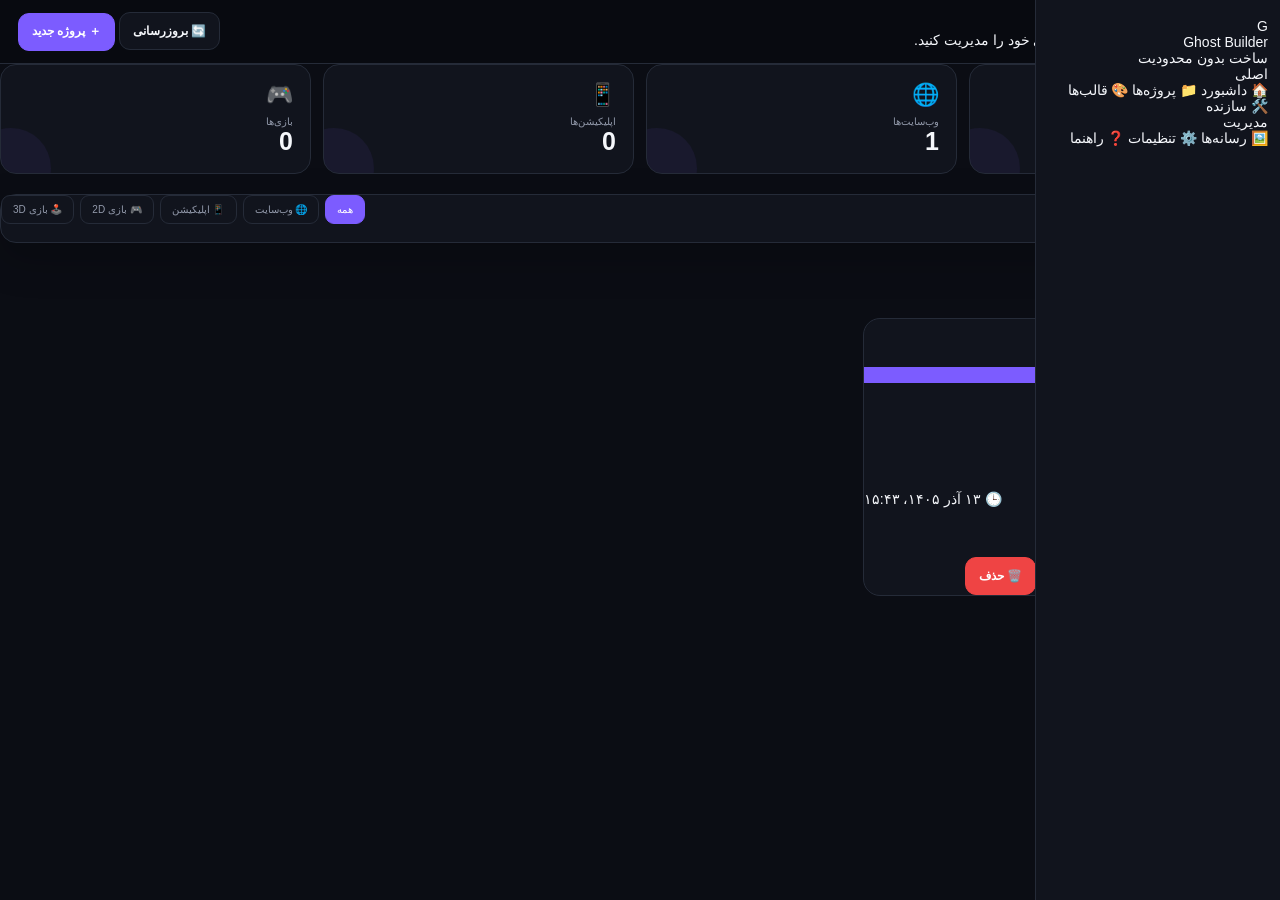
<file: projects.html>
<!DOCTYPE html>
<html lang="fa" dir="rtl">
<head>
  <meta charset="UTF-8">
  <meta name="viewport" content="width=device-width, initial-scale=1.0">

  <title>Ghost Builder — پروژه‌ها</title>

  <link rel="stylesheet" href="style.css">
</head>

<body>

<div class="app">

  <!-- ================= SIDEBAR ================= -->

  <aside class="sidebar">

    <div class="brand">

      <div class="brand-logo">
        G
      </div>

      <div>
        <div class="brand-name">
          Ghost Builder
        </div>

        <div class="brand-subtitle">
          ساخت بدون محدودیت
        </div>
      </div>

    </div>


    <div class="nav-title">
      اصلی
    </div>

    <nav class="nav">

      <a href="index.html">
        <span class="nav-icon">🏠</span>
        <span>داشبورد</span>
      </a>

      <a href="projects.html" class="active">
        <span class="nav-icon">📁</span>
        <span>پروژه‌ها</span>
      </a>

      <a href="templates.html">
        <span class="nav-icon">🎨</span>
        <span>قالب‌ها</span>
      </a>

      <a href="builder.html">
        <span class="nav-icon">🛠️</span>
        <span>سازنده</span>
      </a>

    </nav>


    <div class="nav-title">
      مدیریت
    </div>

    <nav class="nav">

      <a href="media.html">
        <span class="nav-icon">🖼️</span>
        <span>رسانه‌ها</span>
      </a>

      <a href="settings.html">
        <span class="nav-icon">⚙️</span>
        <span>تنظیمات</span>
      </a>

      <a href="help.html">
        <span class="nav-icon">❓</span>
        <span>راهنما</span>
      </a>

    </nav>

  </aside>


  <!-- ================= MAIN ================= -->

  <main class="main">

    <!-- TOPBAR -->

    <header class="topbar">

      <div>

        <div class="page-title">
          پروژه‌های من
        </div>

        <div class="page-subtitle">
          تمام وب‌سایت‌ها، اپلیکیشن‌ها و بازی‌های خود را مدیریت کنید.
        </div>

      </div>


      <div class="topbar-right">

        <button
          class="btn"
          onclick="refreshProjects()">
          🔄 بروزرسانی
        </button>

        <button
          class="btn btn-primary"
          onclick="createNewProject()">
          ＋ پروژه جدید
        </button>

      </div>

    </header>


    <!-- ================= CONTENT ================= -->

    <div class="page-content">


      <!-- STATS -->

      <section class="stats-grid">

        <div class="stat-card">

          <div class="stat-icon">
            📁
          </div>

          <div>

            <div class="stat-label">
              کل پروژه‌ها
            </div>

            <div
              class="stat-value"
              id="totalProjects">
              0
            </div>

          </div>

        </div>


        <div class="stat-card">

          <div class="stat-icon">
            🌐
          </div>

          <div>

            <div class="stat-label">
              وب‌سایت‌ها
            </div>

            <div
              class="stat-value"
              id="websiteProjects">
              0
            </div>

          </div>

        </div>


        <div class="stat-card">

          <div class="stat-icon">
            📱
          </div>

          <div>

            <div class="stat-label">
              اپلیکیشن‌ها
            </div>

            <div
              class="stat-value"
              id="appProjects">
              0
            </div>

          </div>

        </div>


        <div class="stat-card">

          <div class="stat-icon">
            🎮
          </div>

          <div>

            <div class="stat-label">
              بازی‌ها
            </div>

            <div
              class="stat-value"
              id="gameProjects">
              0
            </div>

          </div>

        </div>

      </section>


      <!-- TOOLBAR -->

      <section class="card">

        <div class="toolbar">

          <div class="search-box">

            <span>
              🔍
            </span>

            <input
              id="searchInput"
              type="search"
              placeholder="جستجوی پروژه..."
              oninput="renderProjects()">

          </div>


          <div class="filters">

            <button
              class="filter-btn active"
              data-filter="all"
              onclick="setFilter('all', this)">
              همه
            </button>

            <button
              class="filter-btn"
              data-filter="website"
              onclick="setFilter('website', this)">
              🌐 وب‌سایت
            </button>

            <button
              class="filter-btn"
              data-filter="app"
              onclick="setFilter('app', this)">
              📱 اپلیکیشن
            </button>

            <button
              class="filter-btn"
              data-filter="game2d"
              onclick="setFilter('game2d', this)">
              🎮 بازی 2D
            </button>

            <button
              class="filter-btn"
              data-filter="game3d"
              onclick="setFilter('game3d', this)">
              🕹️ بازی 3D
            </button>

          </div>

        </div>

      </section>


      <!-- PROJECTS -->

      <section>

        <div class="section-header">

          <div>

            <h2>
              پروژه‌ها
            </h2>

            <span
              id="projectCount"
              class="muted">
              0 پروژه
            </span>

          </div>

        </div>


        <div
          id="projectsGrid"
          class="projects-grid">
        </div>


        <!-- EMPTY -->

        <div
          id="emptyState"
          class="empty-state"
          style="display:none">

          <div class="empty-icon">
            📂
          </div>

          <h3>
            هنوز پروژه‌ای ندارید
          </h3>

          <p>
            اولین پروژه خود را بسازید و ایده‌تان را به یک سایت، اپلیکیشن یا بازی تبدیل کنید.
          </p>

          <button
            class="btn btn-primary"
            onclick="createNewProject()">
            ＋ ساخت اولین پروژه
          </button>

        </div>


        <!-- NO SEARCH RESULT -->

        <div
          id="noResults"
          class="empty-state"
          style="display:none">

          <div class="empty-icon">
            🔍
          </div>

          <h3>
            پروژه‌ای پیدا نشد
          </h3>

          <p>
            عبارت جستجو یا فیلتر را تغییر دهید.
          </p>

          <button
            class="btn"
            onclick="clearSearch()">
            پاک کردن جستجو
          </button>

        </div>

      </section>

    </div>

  </main>

</div>


<!-- ================= SCRIPT ================= -->

<script src="app.js"></script>

<script>

"use strict";


let currentFilter = "all";


/* =====================================================
   GET PROJECTS
   ===================================================== */

function getProjects() {

  return gbGetProjects() || [];

}


/* =====================================================
   FILTER
   ===================================================== */

function setFilter(
  filter,
  button
) {

  currentFilter =
    filter;


  document
    .querySelectorAll(
      ".filter-btn"
    )
    .forEach(
      item => {
        item.classList.remove(
          "active"
        );
      }
    );


  if (button) {

    button.classList.add(
      "active"
    );

  }


  renderProjects();

}


/* =====================================================
   SEARCH
   ===================================================== */

function clearSearch() {

  document.getElementById(
    "searchInput"
  ).value = "";


  currentFilter =
    "all";


  document
    .querySelectorAll(
      ".filter-btn"
    )
    .forEach(
      item => {

        item.classList.remove(
          "active"
        );

      }
    );


  document
    .querySelector(
      '[data-filter="all"]'
    )
    ?.classList.add(
      "active"
    );


  renderProjects();

}


/* =====================================================
   RENDER STATS
   ===================================================== */

function renderStats() {

  const projects =
    getProjects();


  let websites = 0;

  let apps = 0;

  let games = 0;


  projects.forEach(
    project => {

      if (
        project.type ===
        "website"
      ) {

        websites++;

      }


      else if (
        project.type ===
        "app"
      ) {

        apps++;

      }


      else if (
        project.type ===
        "game2d" ||
        project.type ===
        "game3d"
      ) {

        games++;

      }

    }
  );


  document.getElementById(
    "totalProjects"
  ).textContent =
    projects.length;


  document.getElementById(
    "websiteProjects"
  ).textContent =
    websites;


  document.getElementById(
    "appProjects"
  ).textContent =
    apps;


  document.getElementById(
    "gameProjects"
  ).textContent =
    games;

}


/* =====================================================
   RENDER PROJECTS
   ===================================================== */

function renderProjects() {

  const projects =
    getProjects();


  const grid =
    document.getElementById(
      "projectsGrid"
    );


  const empty =
    document.getElementById(
      "emptyState"
    );


  const noResults =
    document.getElementById(
      "noResults"
    );


  const search =
    document.getElementById(
      "searchInput"
    ).value
      .trim()
      .toLowerCase();


  let filtered =
    projects.filter(
      project => {

        const matchesFilter =
          currentFilter ===
          "all" ||
          project.type ===
          currentFilter;


        const text =
          (
            project.name ||
            ""
          ) +
          " " +
          (
            project.title ||
            ""
          ) +
          " " +
          (
            project.description ||
            ""
          );


        const matchesSearch =
          !search ||
          text
            .toLowerCase()
            .includes(
              search
            );


        return (
          matchesFilter &&
          matchesSearch
        );

      }
    );


  document.getElementById(
    "projectCount"
  ).textContent =
    filtered.length +
    " پروژه";


  grid.innerHTML = "";


  if (
    projects.length ===
    0
  ) {

    empty.style.display =
      "block";

    noResults.style.display =
      "none";

    return;

  }


  empty.style.display =
    "none";


  if (
    filtered.length ===
    0
  ) {

    noResults.style.display =
      "block";

    return;

  }


  noResults.style.display =
    "none";


  filtered.forEach(
    project => {

      grid.appendChild(
        createProjectCard(
          project
        )
      );

    }
  );

}


/* =====================================================
   PROJECT CARD
   ===================================================== */

function createProjectCard(
  project
) {

  const card =
    document.createElement(
      "article"
    );


  card.className =
    "project-card";


  const type =
    project.type ||
    "website";


  const icon =
    gbProjectTypeIcon(
      type
    );


  const typeLabel =
    gbProjectTypeLabel(
      type
    );


  const elements =
    Array.isArray(
      project.elements
    )
      ? project.elements.length
      : 0;


  const date =
    project.updatedAt ||
    project.createdAt;


  const formattedDate =
    date
      ? gbFormatDate(date)
      : "اخیراً";


  card.innerHTML = `

    <div class="project-card-preview">

      <div class="project-preview-icon">
        ${icon}
      </div>

      <div class="project-preview-title">
        ${gbEscapeHTML(
          project.title ||
          project.name ||
          "پروژه بدون نام"
        )}
      </div>

      <div class="project-preview-text">
        ${gbEscapeHTML(
          project.description ||
          "پروژه ساخته‌شده با Ghost Builder"
        )}
      </div>

      <div
        class="project-preview-button"
        style="
          background:${
            project.primary ||
            "#7c5cff"
          };
        ">
        ${gbEscapeHTML(
          project.button ||
          "شروع"
        )}
      </div>

    </div>


    <div class="project-card-body">

      <div class="project-card-head">

        <div>

          <h3>
            ${gbEscapeHTML(
              project.name ||
              "پروژه بدون نام"
            )}
          </h3>

          <span class="badge">
            ${icon}
            ${typeLabel}
          </span>

        </div>

        <button
          class="icon-btn"
          onclick="showProjectMenu(event, '${project.id}')">
          ⋮
        </button>

      </div>


      <div class="project-meta">

        <span>
          🧩 ${elements} عنصر
        </span>

        <span>
          🕒 ${gbEscapeHTML(
            formattedDate
          )}
        </span>

      </div>


      <div class="project-actions">

        <button
          class="btn btn-primary"
          onclick="editProject('${project.id}')">
          ✏️ ویرایش
        </button>

        <button
          class="btn"
          onclick="previewProject('${project.id}')">
          👁️ پیش‌نمایش
        </button>

      </div>


      <div class="project-actions-secondary">

        <button
          class="btn"
          onclick="duplicateProject('${project.id}')">
          📄 کپی
        </button>

        <button
          class="btn"
          onclick="renameProject('${project.id}')">
          ✏️ تغییر نام
        </button>

        <button
          class="btn"
          onclick="publishProject('${project.id}')">
          🚀 انتشار
        </button>

        <button
          class="btn btn-danger"
          onclick="deleteProject('${project.id}')">
          🗑️ حذف
        </button>

      </div>

    </div>

  `;


  return card;

}


/* =====================================================
   CREATE NEW PROJECT
   ===================================================== */

function createNewProject() {

  const project =
    gbCreateProject({
      name:
        "پروژه جدید",

      type:
        "website",

      title:
        "پروژه جدید",

      description:
        "پروژه خود را با Ghost Builder بسازید.",

      button:
        "شروع کنید",

      background:
        "#ffffff",

      primary:
        "#7c5cff",

      radius:
        18,

      width:
        390,

      height:
        700,

      quality:
        "Medium",

      resolution:
        "720p",

      elements:
        []

    });


  gbSetCurrentProject(
    project
  );


  window.location.href =
    "builder.html?project=" +
    encodeURIComponent(
      project.id
    );

}


/* =====================================================
   EDIT
   ===================================================== */

function editProject(
  id
) {

  const project =
    gbFindProject(id);


  if (!project) {

    gbToast(
      "پروژه پیدا نشد.",
      "error"
    );

    return;

  }


  gbSetCurrentProject(
    project
  );


  window.location.href =
    "builder.html?project=" +
    encodeURIComponent(
      id
    );

}


/* =====================================================
   PREVIEW
   ===================================================== */

function previewProject(
  id
) {

  const project =
    gbFindProject(id);


  if (!project) {

    gbToast(
      "پروژه پیدا نشد.",
      "error"
    );

    return;

  }


  gbSetCurrentProject(
    project
  );


  gbPreview(
    id
  );

}


/* =====================================================
   PUBLISH
   ===================================================== */

function publishProject(
  id
) {

  const project =
    gbFindProject(id);


  if (!project) {
    return;
  }


  gbSetCurrentProject(
    project
  );


  gbPublish(
    id,
    "web"
  );

}


/* =====================================================
   DUPLICATE
   ===================================================== */

function duplicateProject(
  id
) {

  const project =
    gbFindProject(id);


  if (!project) {
    return;
  }


  const copy =
    gbDuplicateProject(
      id
    );


  if (!copy) {

    gbToast(
      "کپی پروژه انجام نشد.",
      "error"
    );

    return;

  }


  gbSetCurrentProject(
    copy
  );


  renderStats();

  renderProjects();


  gbToast(
    "پروژه با موفقیت کپی شد.",
    "success"
  );

}


/* =====================================================
   RENAME
   ===================================================== */

function renameProject(
  id
) {

  const project =
    gbFindProject(id);


  if (!project) {
    return;
  }


  const name =
    prompt(
      "نام جدید پروژه:",
      project.name ||
      "پروژه جدید"
    );


  if (
    name ===
    null
  ) {
    return;
  }


  const cleanName =
    name.trim();


  if (!cleanName) {

    gbToast(
      "نام پروژه نمی‌تواند خالی باشد.",
      "warning"
    );

    return;

  }


  project.name =
    cleanName;


  gbUpdateProject(
    project
  );


  renderStats();

  renderProjects();


  gbToast(
    "نام پروژه تغییر کرد.",
    "success"
  );

}


/* =====================================================
   DELETE
   ===================================================== */

function deleteProject(
  id
) {

  const project =
    gbFindProject(id);


  if (!project) {
    return;
  }


  gbConfirm(
    "پروژه «" +
    project.name +
    "» حذف شود؟ این کار قابل بازگشت نیست.",
    confirmed => {

      if (!confirmed) {
        return;
      }


      gbDeleteProject(
        id
      );


      const current =
        gbGetCurrentProject();


      if (
        current &&
        String(current.id) ===
        String(id)
      ) {

        gbRemove(
          "ghost_builder_current_project"
        );

      }


      renderStats();

      renderProjects();


      gbToast(
        "پروژه حذف شد.",
        "success"
      );

    }
  );

}


/* =====================================================
   MENU
   ===================================================== */

function showProjectMenu(
  event,
  id
) {

  event.stopPropagation();


  const project =
    gbFindProject(id);


  if (!project) {
    return;
  }


  const action =
    prompt(
      "عملیات را انتخاب کنید:\n\n" +
      "1 = ویرایش\n" +
      "2 = پیش‌نمایش\n" +
      "3 = تغییر نام\n" +
      "4 = کپی\n" +
      "5 = انتشار\n" +
      "6 = حذف"
    );


  switch (
    action
  ) {

    case "1":
      editProject(id);
      break;

    case "2":
      previewProject(id);
      break;

    case "3":
      renameProject(id);
      break;

    case "4":
      duplicateProject(id);
      break;

    case "5":
      publishProject(id);
      break;

    case "6":
      deleteProject(id);
      break;

  }

}


/* =====================================================
   REFRESH
   ===================================================== */

function refreshProjects() {

  renderStats();

  renderProjects();


  gbToast(
    "پروژه‌ها بروزرسانی شدند.",
    "success"
  );

}


/* =====================================================
   KEYBOARD
   ===================================================== */

document.addEventListener(
  "keydown",
  event => {

    if (
      (
        event.ctrlKey ||
        event.metaKey
      ) &&
      event.key.toLowerCase() ===
      "n"
    ) {

      event.preventDefault();

      createNewProject();

    }

  }
);


/* =====================================================
   INIT
   ===================================================== */

document.addEventListener(
  "DOMContentLoaded",
  () => {

    renderStats();

    renderProjects();

  }
);

</script>

</body>
</html>
</file>
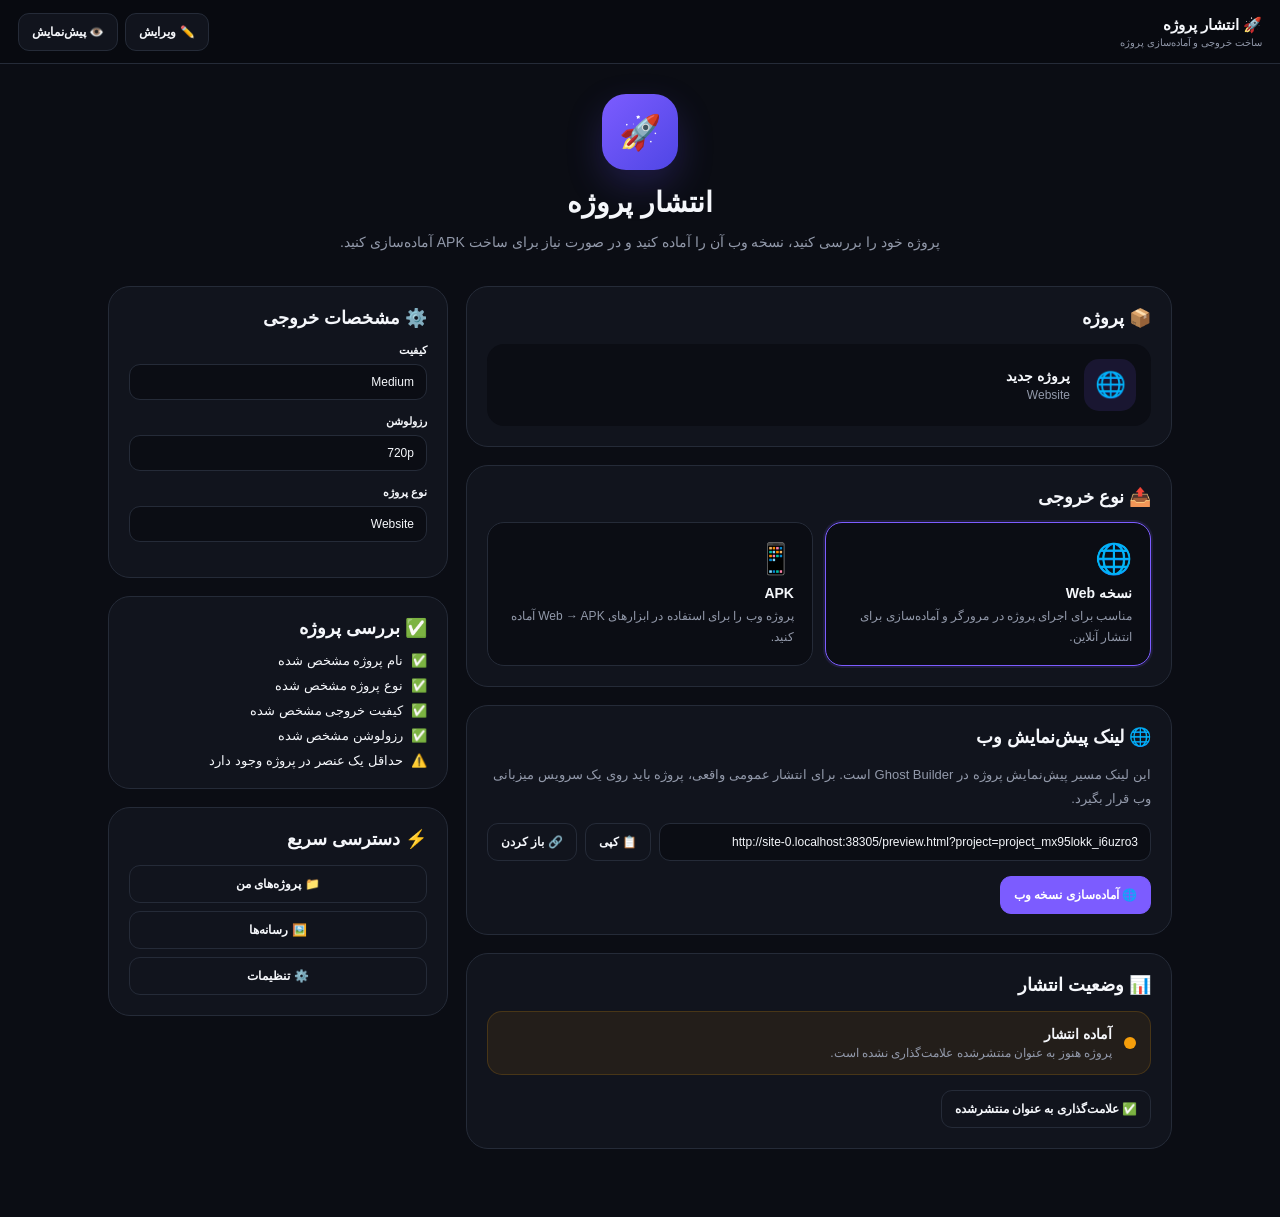
<file: publish.html>
<!DOCTYPE html>
<html lang="fa" dir="rtl">
<head>
  <meta charset="UTF-8">
  <meta name="viewport" content="width=device-width, initial-scale=1.0">

  <title>Ghost Builder — انتشار</title>

  <link rel="stylesheet" href="style.css">

  <style>
    .publish-page {
      min-height: 100vh;
      padding-bottom: 50px;
    }

    .publish-hero {
      padding: 30px 0;
      text-align: center;
    }

    .publish-icon {
      width: 76px;
      height: 76px;
      margin: 0 auto 16px;
      border-radius: 24px;
      display: grid;
      place-items: center;
      font-size: 34px;
      background: linear-gradient(135deg,#7c5cff,#4f46e5);
      color: white;
      box-shadow: 0 15px 35px rgba(92,72,220,.25);
    }

    .publish-hero h1 {
      margin: 0;
      font-size: 28px;
    }

    .publish-hero p {
      color: var(--muted);
      line-height: 1.9;
      max-width: 650px;
      margin: 10px auto 0;
    }

    .publish-layout {
      max-width: 1100px;
      margin: auto;
      padding: 0 18px;
      display: grid;
      grid-template-columns: 1.35fr .65fr;
      gap: 18px;
    }

    .publish-card {
      background: var(--card);
      border: 1px solid var(--border);
      border-radius: 22px;
      padding: 20px;
      margin-bottom: 18px;
    }

    .publish-card h2 {
      margin-top: 0;
      font-size: 18px;
    }

    .project-summary {
      display: flex;
      align-items: center;
      gap: 14px;
      padding: 15px;
      border-radius: 17px;
      background: var(--bg);
    }

    .project-summary-icon {
      width: 52px;
      height: 52px;
      border-radius: 15px;
      display: grid;
      place-items: center;
      font-size: 25px;
      background: rgba(124,92,255,.12);
      flex-shrink: 0;
    }

    .project-summary-info {
      min-width: 0;
    }

    .project-summary-info strong {
      display: block;
      overflow: hidden;
      text-overflow: ellipsis;
      white-space: nowrap;
    }

    .project-summary-info span {
      display: block;
      color: var(--muted);
      font-size: 12px;
      margin-top: 4px;
    }

    .output-grid {
      display: grid;
      grid-template-columns: repeat(2,1fr);
      gap: 12px;
    }

    .output-option {
      border: 1px solid var(--border);
      border-radius: 17px;
      padding: 18px;
      cursor: pointer;
      transition: .2s;
      background: var(--bg);
    }

    .output-option:hover {
      transform: translateY(-2px);
      border-color: #7c5cff;
    }

    .output-option.active {
      border-color: #7c5cff;
      box-shadow: 0 0 0 2px rgba(124,92,255,.12);
    }

    .output-option-icon {
      font-size: 30px;
      margin-bottom: 9px;
    }

    .output-option strong {
      display: block;
    }

    .output-option span {
      display: block;
      color: var(--muted);
      font-size: 12px;
      line-height: 1.7;
      margin-top: 5px;
    }

    .publish-url {
      display: flex;
      gap: 8px;
      margin-top: 12px;
    }

    .publish-url input {
      flex: 1;
      min-width: 0;
    }

    .status-box {
      display: flex;
      align-items: center;
      gap: 12px;
      padding: 14px;
      border-radius: 15px;
      background: rgba(34,197,94,.08);
      border: 1px solid rgba(34,197,94,.18);
    }

    .status-dot {
      width: 12px;
      height: 12px;
      border-radius: 50%;
      background: #22c55e;
      flex-shrink: 0;
    }

    .status-box.pending {
      background: rgba(245,158,11,.08);
      border-color: rgba(245,158,11,.18);
    }

    .status-box.pending .status-dot {
      background: #f59e0b;
    }

    .steps {
      display: flex;
      flex-direction: column;
      gap: 13px;
    }

    .step {
      display: flex;
      gap: 12px;
      align-items: flex-start;
    }

    .step-number {
      width: 30px;
      height: 30px;
      border-radius: 50%;
      display: grid;
      place-items: center;
      background: #7c5cff;
      color: white;
      font-size: 12px;
      font-weight: 900;
      flex-shrink: 0;
    }

    .step-content strong {
      display: block;
      margin-bottom: 3px;
    }

    .step-content span {
      color: var(--muted);
      font-size: 12px;
      line-height: 1.7;
    }

    .warning {
      padding: 14px;
      border-radius: 15px;
      background: rgba(245,158,11,.08);
      border: 1px solid rgba(245,158,11,.18);
      line-height: 1.9;
      font-size: 13px;
    }

    .success-box {
      padding: 16px;
      border-radius: 16px;
      background: rgba(34,197,94,.08);
      border: 1px solid rgba(34,197,94,.18);
      line-height: 1.8;
    }

    .publish-actions {
      display: flex;
      gap: 9px;
      flex-wrap: wrap;
      margin-top: 15px;
    }

    .progress-container {
      display: none;
      margin-top: 15px;
    }

    .progress-container.show {
      display: block;
    }

    .progress-bar {
      height: 9px;
      background: var(--bg);
      border-radius: 20px;
      overflow: hidden;
    }

    .progress-fill {
      height: 100%;
      width: 0;
      background: linear-gradient(90deg,#7c5cff,#4f46e5);
      transition: width .3s;
    }

    .progress-text {
      font-size: 11px;
      color: var(--muted);
      margin-top: 7px;
    }

    @media(max-width:850px) {
      .publish-layout {
        grid-template-columns: 1fr;
      }
    }

    @media(max-width:550px) {
      .output-grid {
        grid-template-columns: 1fr;
      }

      .publish-url {
        flex-direction: column;
      }

      .publish-card {
        padding: 15px;
      }
    }
  </style>
</head>

<body>

<div class="publish-page">

  <!-- HEADER -->

  <header class="topbar">

    <div class="topbar-title">
      <div>
        <strong>🚀 انتشار پروژه</strong>
        <span>ساخت خروجی و آماده‌سازی پروژه</span>
      </div>
    </div>

    <div class="topbar-actions">

      <button
        class="btn"
        onclick="goBuilder()">
        ✏️ ویرایش
      </button>

      <button
        class="btn"
        onclick="goPreview()">
        👁️ پیش‌نمایش
      </button>

    </div>

  </header>


  <!-- HERO -->

  <section class="publish-hero">

    <div class="publish-icon">
      🚀
    </div>

    <h1>
      انتشار پروژه
    </h1>

    <p>
      پروژه خود را بررسی کنید، نسخه وب آن را آماده کنید
      و در صورت نیاز برای ساخت APK آماده‌سازی کنید.
    </p>

  </section>


  <!-- MAIN -->

  <main class="publish-layout">

    <!-- LEFT -->

    <div>

      <!-- PROJECT -->

      <section class="publish-card">

        <h2>
          📦 پروژه
        </h2>

        <div
          id="projectSummary"
          class="project-summary">
        </div>

      </section>


      <!-- OUTPUT -->

      <section class="publish-card">

        <h2>
          📤 نوع خروجی
        </h2>

        <div class="output-grid">

          <div
            id="webOption"
            class="output-option active"
            onclick="selectOutput('web')">

            <div class="output-option-icon">
              🌐
            </div>

            <strong>
              نسخه Web
            </strong>

            <span>
              مناسب برای اجرای پروژه در مرورگر
              و آماده‌سازی برای انتشار آنلاین.
            </span>

          </div>


          <div
            id="apkOption"
            class="output-option"
            onclick="selectOutput('apk')">

            <div class="output-option-icon">
              📱
            </div>

            <strong>
              APK
            </strong>

            <span>
              پروژه وب را برای استفاده در
              ابزارهای Web → APK آماده کنید.
            </span>

          </div>

        </div>

      </section>


      <!-- WEB -->

      <section
        id="webSection"
        class="publish-card">

        <h2>
          🌐 لینک پیش‌نمایش وب
        </h2>

        <p
          style="
            color:var(--muted);
            font-size:13px;
            line-height:1.8;
          ">

          این لینک مسیر پیش‌نمایش پروژه در Ghost Builder
          است. برای انتشار عمومی واقعی، پروژه باید روی
          یک سرویس میزبانی وب قرار بگیرد.

        </p>


        <div class="publish-url">

          <input
            id="webUrl"
            class="form-input"
            readonly>

          <button
            class="btn"
            onclick="copyWebUrl()">
            📋 کپی
          </button>

          <button
            class="btn"
            onclick="openWebUrl()">
            🔗 باز کردن
          </button>

        </div>


        <div class="publish-actions">

          <button
            class="btn btn-primary"
            onclick="publishWeb()">
            🌐 آماده‌سازی نسخه وب
          </button>

        </div>


        <div
          id="webProgress"
          class="progress-container">

          <div class="progress-bar">
            <div
              id="webProgressFill"
              class="progress-fill">
            </div>
          </div>

          <div
            id="webProgressText"
            class="progress-text">
            در حال آماده‌سازی...
          </div>

        </div>

      </section>


      <!-- APK -->

      <section
        id="apkSection"
        class="publish-card"
        style="display:none;">

        <h2>
          📱 ساخت APK
        </h2>

        <div class="warning">

          ⚠️
          Ghost Builder در حالت فعلی یک سیستم ساخت APK
          روی خود GitHub Pages ندارد. ابتدا باید نسخه Web
          پروژه آماده شود و سپس لینک آن را در یک سرویس
          معتبر Web → APK وارد کنید.

        </div>


        <div
          class="steps"
          style="margin-top:18px;">

          <div class="step">

            <div class="step-number">
              1
            </div>

            <div class="step-content">

              <strong>
                پروژه را آماده کنید
              </strong>

              <span>
                ابتدا نسخه وب پروژه را ذخیره و آماده کنید.
              </span>

            </div>

          </div>


          <div class="step">

            <div class="step-number">
              2
            </div>

            <div class="step-content">

              <strong>
                لینک پروژه را دریافت کنید
              </strong>

              <span>
                لینک نسخه وب را از قسمت بالا کپی کنید.
              </span>

            </div>

          </div>


          <div class="step">

            <div class="step-number">
              3
            </div>

            <div class="step-content">

              <strong>
                سرویس Web → APK
              </strong>

              <span>
                یک سرویس معتبر تبدیل Web به APK را باز کنید
                و لینک پروژه را وارد کنید.
              </span>

            </div>

          </div>


          <div class="step">

            <div class="step-number">
              4
            </div>

            <div class="step-content">

              <strong>
                نام و آیکون برنامه
              </strong>

              <span>
                نام برنامه، آیکون و تنظیمات موردنیاز را
                در سرویس انتخاب کنید.
              </span>

            </div>

          </div>


          <div class="step">

            <div class="step-number">
              5
            </div>

            <div class="step-content">

              <strong>
                دریافت APK
              </strong>

              <span>
                بعد از ساخت، فایل APK را از همان سرویس
                دریافت کنید.
              </span>

            </div>

          </div>

        </div>


        <div class="publish-actions">

          <button
            class="btn btn-primary"
            onclick="copyWebUrl()">
            📋 کپی لینک پروژه
          </button>

          <button
            class="btn"
            onclick="selectOutput('web')">
            🌐 بازگشت به Web
          </button>

        </div>

      </section>


      <!-- STATUS -->

      <section class="publish-card">

        <h2>
          📊 وضعیت انتشار
        </h2>

        <div
          id="statusBox"
          class="status-box pending">

          <div class="status-dot"></div>

          <div>

            <strong id="statusTitle">
              آماده انتشار
            </strong>

            <div
              id="statusDescription"
              style="
                color:var(--muted);
                font-size:12px;
                margin-top:4px;
              ">
              پروژه هنوز به عنوان منتشرشده علامت‌گذاری نشده است.
            </div>

          </div>

        </div>


        <div class="publish-actions">

          <button
            class="btn"
            onclick="markPublished()">
            ✅ علامت‌گذاری به عنوان منتشرشده
          </button>

        </div>

      </section>

    </div>


    <!-- RIGHT -->

    <aside>

      <!-- SETTINGS -->

      <section class="publish-card">

        <h2>
          ⚙️ مشخصات خروجی
        </h2>

        <div class="form-group">

          <label>
            کیفیت
          </label>

          <input
            id="quality"
            class="form-input"
            readonly>

        </div>


        <div class="form-group">

          <label>
            رزولوشن
          </label>

          <input
            id="resolution"
            class="form-input"
            readonly>

        </div>


        <div class="form-group">

          <label>
            نوع پروژه
          </label>

          <input
            id="projectType"
            class="form-input"
            readonly>

        </div>

      </section>


      <!-- CHECKLIST -->

      <section class="publish-card">

        <h2>
          ✅ بررسی پروژه
        </h2>

        <div
          id="checklist"
          style="
            display:flex;
            flex-direction:column;
            gap:10px;
          ">
        </div>

      </section>


      <!-- QUICK -->

      <section class="publish-card">

        <h2>
          ⚡ دسترسی سریع
        </h2>

        <div
          style="
            display:flex;
            flex-direction:column;
            gap:8px;
          ">

          <button
            class="btn"
            onclick="goProjects()">
            📁 پروژه‌های من
          </button>

          <button
            class="btn"
            onclick="goMedia()">
            🖼️ رسانه‌ها
          </button>

          <button
            class="btn"
            onclick="goSettings()">
            ⚙️ تنظیمات
          </button>

        </div>

      </section>

    </aside>

  </main>

</div>


<script src="app.js"></script>

<script>

"use strict";


/* =====================================================
   STATE
   ===================================================== */

let project = null;

let outputType = "web";


/* =====================================================
   LOAD PROJECT
   ===================================================== */

function loadProject() {

  const id =
    gbParam("project");


  if (id) {

    project =
      gbFindProject(id);

  }


  if (!project) {

    project =
      gbGetCurrentProject();

  }


  if (!project) {

    project =
      gbGetProjects()[0] || null;

  }


  if (!project) {

    showNoProject();

    return;

  }


  gbSetCurrentProject(
    project
  );


  renderProject();

}


/* =====================================================
   RENDER PROJECT
   ===================================================== */

function renderProject() {

  const name =
    project.name ||
    project.title ||
    "پروژه جدید";


  const type =
    gbProjectTypeLabel(
      project.type
    );


  const icon =
    gbProjectTypeIcon(
      project.type
    );


  document.getElementById(
    "projectSummary"
  ).innerHTML = `

    <div class="project-summary-icon">
      ${icon}
    </div>

    <div class="project-summary-info">

      <strong>
        ${gbEscapeHTML(name)}
      </strong>

      <span>
        ${gbEscapeHTML(type)}
      </span>

    </div>

  `;


  document.getElementById(
    "quality"
  ).value =
    project.quality ||
    "Medium";


  document.getElementById(
    "resolution"
  ).value =
    project.resolution ||
    "720p";


  document.getElementById(
    "projectType"
  ).value =
    type;


  const url =
    window.location.origin +
    window.location.pathname
      .replace(
        "publish.html",
        "preview.html"
      ) +
    "?project=" +
    encodeURIComponent(
      project.id
    );


  document.getElementById(
    "webUrl"
  ).value =
    url;


  renderChecklist();

  updatePublishedStatus();

}


/* =====================================================
   CHECKLIST
   ===================================================== */

function renderChecklist() {

  const elements =
    Array.isArray(
      project.elements
    )
      ? project.elements
      : [];


  const checks = [

    {
      ok: !!project.name,
      text: "نام پروژه مشخص شده"
    },

    {
      ok: !!project.type,
      text: "نوع پروژه مشخص شده"
    },

    {
      ok: !!project.quality,
      text: "کیفیت خروجی مشخص شده"
    },

    {
      ok: !!project.resolution,
      text: "رزولوشن مشخص شده"
    },

    {
      ok: elements.length > 0,
      text: "حداقل یک عنصر در پروژه وجود دارد"
    }

  ];


  document.getElementById(
    "checklist"
  ).innerHTML =
    checks.map(
      check => `

        <div
          style="
            display:flex;
            align-items:center;
            gap:8px;
            font-size:13px;
          ">

          <span>
            ${
              check.ok
                ? "✅"
                : "⚠️"
            }
          </span>

          <span>
            ${check.text}
          </span>

        </div>

      `
    ).join("");

}


/* =====================================================
   SELECT OUTPUT
   ===================================================== */

function selectOutput(
  type
) {

  outputType =
    type;


  const webOption =
    document.getElementById(
      "webOption"
    );

  const apkOption =
    document.getElementById(
      "apkOption"
    );

  const webSection =
    document.getElementById(
      "webSection"
    );

  const apkSection =
    document.getElementById(
      "apkSection"
    );


  webOption.classList.toggle(
    "active",
    type === "web"
  );


  apkOption.classList.toggle(
    "active",
    type === "apk"
  );


  webSection.style.display =
    type === "web"
      ? "block"
      : "none";


  apkSection.style.display =
    type === "apk"
      ? "block"
      : "none";

}


/* =====================================================
   PUBLISH WEB
   ===================================================== */

function publishWeb() {

  if (!project) {

    gbToast(
      "پروژه‌ای انتخاب نشده است.",
      "error"
    );

    return;

  }


  const progress =
    document.getElementById(
      "webProgress"
    );

  const fill =
    document.getElementById(
      "webProgressFill"
    );

  const text =
    document.getElementById(
      "webProgressText"
    );


  progress.classList.add(
    "show"
  );


  fill.style.width =
    "10%";


  text.textContent =
    "در حال بررسی پروژه...";


  setTimeout(
    () => {

      fill.style.width =
        "35%";

      text.textContent =
        "در حال ذخیره تنظیمات...";

    },
    350
  );


  setTimeout(
    () => {

      gbPublish(
        project.id,
        "web"
      );


      project =
        gbFindProject(
          project.id
        );


      fill.style.width =
        "70%";

      text.textContent =
        "در حال آماده‌سازی نسخه وب...";

    },
    700
  );


  setTimeout(
    () => {

      fill.style.width =
        "100%";

      text.textContent =
        "نسخه وب آماده شد.";

      updatePublishedStatus();

      gbToast(
        "نسخه وب پروژه آماده شد.",
        "success"
      );

    },
    1100
  );

}


/* =====================================================
   PUBLISHED STATUS
   ===================================================== */

function updatePublishedStatus() {

  if (!project) {
    return;
  }


  const published =
    gbIsPublished
      ? gbIsPublished(
          project.id
        )
      : false;


  const box =
    document.getElementById(
      "statusBox"
    );

  const title =
    document.getElementById(
      "statusTitle"
    );

  const description =
    document.getElementById(
      "statusDescription"
    );


  if (published) {

    box.classList.remove(
      "pending"
    );


    title.textContent =
      "منتشرشده";


    description.textContent =
      "این پروژه به عنوان نسخه منتشرشده ثبت شده است.";

  } else {

    box.classList.add(
      "pending"
    );


    title.textContent =
      "آماده انتشار";


    description.textContent =
      "پروژه هنوز به عنوان منتشرشده علامت‌گذاری نشده است.";

  }

}


/* =====================================================
   MARK PUBLISHED
   ===================================================== */

function markPublished() {

  if (!project) {
    return;
  }


  gbPublish(
    project.id,
    "web"
  );


  project =
    gbFindProject(
      project.id
    );


  updatePublishedStatus();


  gbToast(
    "پروژه به عنوان منتشرشده ثبت شد.",
    "success"
  );

}


/* =====================================================
   COPY URL
   ===================================================== */

function copyWebUrl() {

  const url =
    document.getElementById(
      "webUrl"
    ).value;


  gbCopy(
    url
  );


  gbToast(
    "لینک پیش‌نمایش کپی شد.",
    "success"
  );

}


/* =====================================================
   OPEN URL
   ===================================================== */

function openWebUrl() {

  const url =
    document.getElementById(
      "webUrl"
    ).value;


  window.open(
    url,
    "_blank"
  );

}


/* =====================================================
   NAVIGATION
   ===================================================== */

function goBuilder() {

  if (!project) {
    return;
  }


  window.location.href =
    "builder.html?project=" +
    encodeURIComponent(
      project.id
    );

}


function goPreview() {

  if (!project) {
    return;
  }


  window.location.href =
    "preview.html?project=" +
    encodeURIComponent(
      project.id
    );

}


function goProjects() {

  window.location.href =
    "projects.html";

}


function goMedia() {

  window.location.href =
    "media.html";

}


function goSettings() {

  window.location.href =
    "settings.html";

}


/* =====================================================
   NO PROJECT
   ===================================================== */

function showNoProject() {

  document.querySelector(
    ".publish-layout"
  ).innerHTML = `

    <section
      class="publish-card"
      style="
        grid-column:1/-1;
        text-align:center;
        padding:60px 20px;
      ">

      <div
        style="
          font-size:60px;
          margin-bottom:15px;
        ">
        📂
      </div>

      <h2>
        پروژه‌ای پیدا نشد
      </h2>

      <p
        style="
          color:var(--muted);
          line-height:1.9;
        ">

        ابتدا یک پروژه بسازید و سپس
        وارد بخش انتشار شوید.

      </p>

      <button
        class="btn btn-primary"
        onclick="goProjects()">

        📁 رفتن به پروژه‌ها

      </button>

    </section>

  `;

}


/* =====================================================
   INIT
   ===================================================== */

document.addEventListener(
  "DOMContentLoaded",
  () => {

    loadProject();

  }
);

</script>

</body>
</html>
</file>
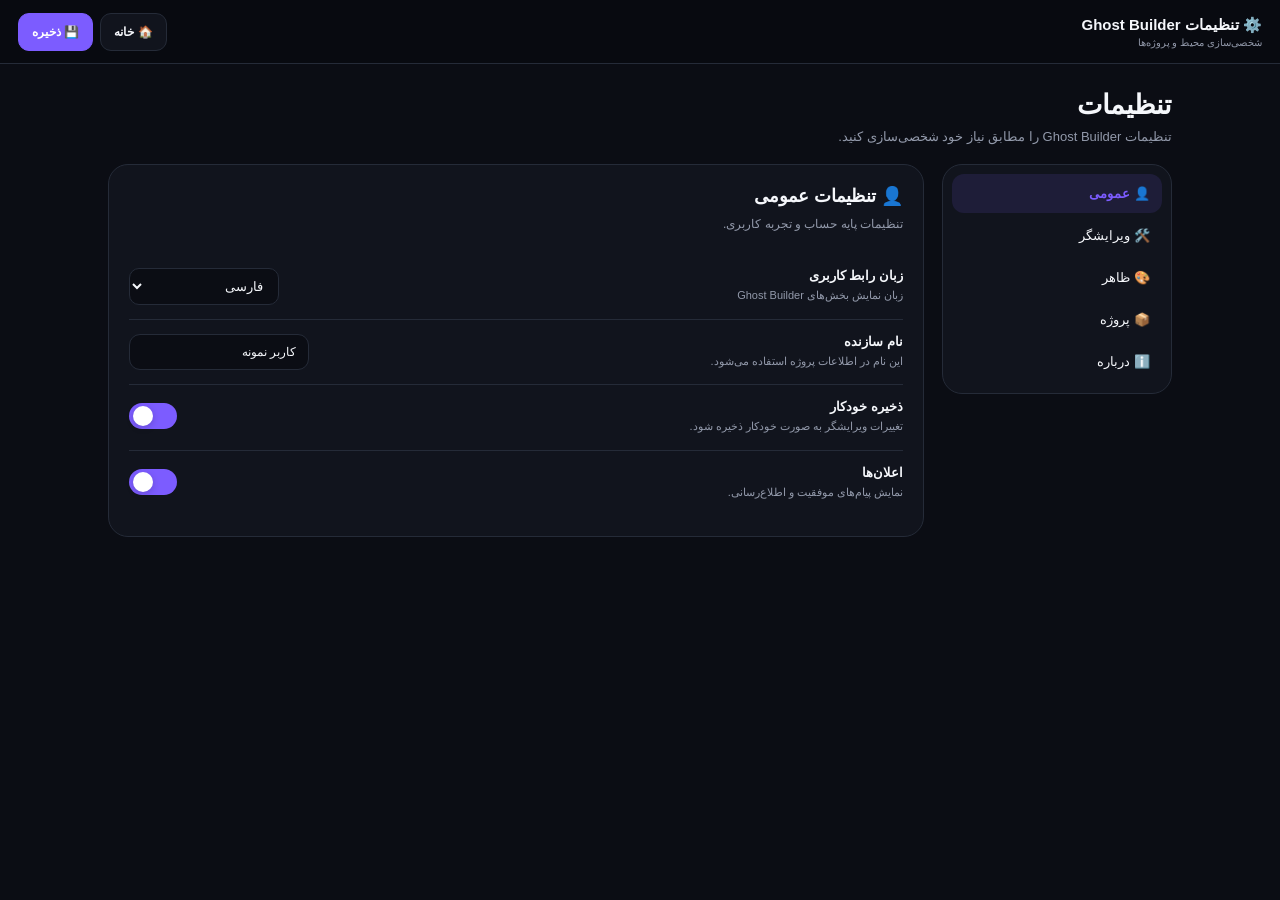
<file: settings.html>
<!DOCTYPE html>
<html lang="fa" dir="rtl">
<head>
  <meta charset="UTF-8">
  <meta name="viewport" content="width=device-width, initial-scale=1.0">

  <title>Ghost Builder — تنظیمات</title>

  <link rel="stylesheet" href="style.css">

  <style>
    .settings-page {
      min-height: 100vh;
      padding-bottom: 50px;
    }

    .settings-container {
      max-width: 1100px;
      margin: auto;
      padding: 25px 18px;
    }

    .settings-heading {
      margin-bottom: 20px;
    }

    .settings-heading h1 {
      margin: 0;
      font-size: 27px;
    }

    .settings-heading p {
      color: var(--muted);
      margin: 8px 0 0;
      font-size: 13px;
    }

    .settings-layout {
      display: grid;
      grid-template-columns: 230px 1fr;
      gap: 18px;
      align-items: start;
    }

    .settings-menu {
      background: var(--card);
      border: 1px solid var(--border);
      border-radius: 20px;
      padding: 9px;
      position: sticky;
      top: 85px;
    }

    .settings-tab {
      width: 100%;
      border: 0;
      background: transparent;
      color: var(--text);
      padding: 12px;
      border-radius: 12px;
      text-align: right;
      font-family: inherit;
      cursor: pointer;
      display: flex;
      align-items: center;
      gap: 9px;
      font-size: 13px;
      margin-bottom: 3px;
    }

    .settings-tab:hover {
      background: var(--bg);
    }

    .settings-tab.active {
      background: rgba(124,92,255,.12);
      color: #7c5cff;
      font-weight: 800;
    }

    .settings-content {
      min-width: 0;
    }

    .settings-panel {
      display: none;
    }

    .settings-panel.active {
      display: block;
    }

    .settings-card {
      background: var(--card);
      border: 1px solid var(--border);
      border-radius: 20px;
      padding: 20px;
      margin-bottom: 17px;
    }

    .settings-card h2 {
      margin: 0;
      font-size: 18px;
    }

    .settings-card-description {
      color: var(--muted);
      font-size: 12px;
      line-height: 1.8;
      margin: 7px 0 18px;
    }

    .setting-row {
      display: flex;
      justify-content: space-between;
      align-items: center;
      gap: 15px;
      padding: 14px 0;
      border-bottom: 1px solid var(--border);
    }

    .setting-row:last-child {
      border-bottom: 0;
    }

    .setting-info {
      min-width: 0;
    }

    .setting-info strong {
      display: block;
      font-size: 13px;
    }

    .setting-info span {
      display: block;
      color: var(--muted);
      font-size: 11px;
      line-height: 1.7;
      margin-top: 3px;
    }

    .setting-control {
      flex-shrink: 0;
    }

    .setting-select {
      min-width: 150px;
      padding: 9px 11px;
      border: 1px solid var(--border);
      border-radius: 10px;
      background: var(--bg);
      color: var(--text);
      font-family: inherit;
      outline: none;
    }

    .toggle {
      position: relative;
      width: 48px;
      height: 26px;
      display: inline-block;
    }

    .toggle input {
      display: none;
    }

    .toggle-slider {
      position: absolute;
      inset: 0;
      background: #cbd0d8;
      border-radius: 30px;
      cursor: pointer;
      transition: .2s;
    }

    .toggle-slider::after {
      content: "";
      width: 20px;
      height: 20px;
      position: absolute;
      top: 3px;
      right: 4px;
      border-radius: 50%;
      background: white;
      transition: .2s;
      box-shadow: 0 2px 7px rgba(0,0,0,.18);
    }

    .toggle input:checked + .toggle-slider {
      background: #7c5cff;
    }

    .toggle input:checked + .toggle-slider::after {
      transform: translateX(-20px);
    }

    .color-grid {
      display: grid;
      grid-template-columns: repeat(2,1fr);
      gap: 12px;
      margin-top: 15px;
    }

    .color-box {
      padding: 13px;
      border: 1px solid var(--border);
      border-radius: 14px;
    }

    .color-box label {
      display: block;
      font-size: 11px;
      color: var(--muted);
      margin-bottom: 8px;
    }

    .color-input-row {
      display: flex;
      gap: 7px;
    }

    .color-input {
      width: 45px;
      height: 38px;
      border: 0;
      padding: 0;
      background: transparent;
    }

    .color-text {
      flex: 1;
      min-width: 0;
    }

    .danger-card {
      border-color: rgba(239,68,68,.25);
    }

    .danger-card h2 {
      color: #ef4444;
    }

    .settings-actions {
      display: flex;
      gap: 8px;
      flex-wrap: wrap;
      margin-top: 17px;
    }

    .about-box {
      text-align: center;
      padding: 25px;
    }

    .about-logo {
      width: 75px;
      height: 75px;
      border-radius: 23px;
      display: grid;
      place-items: center;
      margin: 0 auto 14px;
      background: linear-gradient(135deg,#7c5cff,#4f46e5);
      color: white;
      font-size: 34px;
      font-weight: 900;
      box-shadow: 0 15px 35px rgba(124,92,255,.25);
    }

    .about-box h2 {
      margin: 0;
    }

    .about-box p {
      color: var(--muted);
      font-size: 12px;
      line-height: 1.9;
    }

    .version-badge {
      display: inline-block;
      padding: 6px 10px;
      border-radius: 9px;
      background: rgba(124,92,255,.1);
      color: #7c5cff;
      font-size: 11px;
      font-weight: 800;
    }

    @media(max-width:760px) {
      .settings-layout {
        grid-template-columns: 1fr;
      }

      .settings-menu {
        position: static;
        display: flex;
        overflow-x: auto;
        gap: 4px;
      }

      .settings-tab {
        width: auto;
        white-space: nowrap;
        flex-shrink: 0;
        margin: 0;
      }

      .setting-row {
        align-items: flex-start;
        flex-direction: column;
      }

      .setting-control {
        width: 100%;
      }

      .setting-select {
        width: 100%;
      }
    }

    @media(max-width:500px) {
      .color-grid {
        grid-template-columns: 1fr;
      }

      .settings-card {
        padding: 15px;
      }
    }
  </style>
</head>

<body>

<div class="settings-page">

  <!-- TOPBAR -->

  <header class="topbar">

    <div class="topbar-title">
      <div>
        <strong>⚙️ تنظیمات Ghost Builder</strong>
        <span>شخصی‌سازی محیط و پروژه‌ها</span>
      </div>
    </div>

    <div class="topbar-actions">

      <button
        class="btn"
        onclick="goHome()">
        🏠 خانه
      </button>

      <button
        class="btn btn-primary"
        onclick="saveAllSettings()">
        💾 ذخیره
      </button>

    </div>

  </header>


  <main class="settings-container">

    <div class="settings-heading">

      <h1>
        تنظیمات
      </h1>

      <p>
        تنظیمات Ghost Builder را مطابق نیاز خود شخصی‌سازی کنید.
      </p>

    </div>


    <div class="settings-layout">


      <!-- MENU -->

      <nav class="settings-menu">

        <button
          class="settings-tab active"
          data-tab="general"
          onclick="openTab('general',this)">
          👤 عمومی
        </button>

        <button
          class="settings-tab"
          data-tab="editor"
          onclick="openTab('editor',this)">
          🛠️ ویرایشگر
        </button>

        <button
          class="settings-tab"
          data-tab="appearance"
          onclick="openTab('appearance',this)">
          🎨 ظاهر
        </button>

        <button
          class="settings-tab"
          data-tab="project"
          onclick="openTab('project',this)">
          📦 پروژه
        </button>

        <button
          class="settings-tab"
          data-tab="about"
          onclick="openTab('about',this)">
          ℹ️ درباره
        </button>

      </nav>


      <!-- CONTENT -->

      <div class="settings-content">


        <!-- GENERAL -->

        <section
          id="tab-general"
          class="settings-panel active">

          <div class="settings-card">

            <h2>
              👤 تنظیمات عمومی
            </h2>

            <p class="settings-card-description">
              تنظیمات پایه حساب و تجربه کاربری.
            </p>


            <div class="setting-row">

              <div class="setting-info">

                <strong>
                  زبان رابط کاربری
                </strong>

                <span>
                  زبان نمایش بخش‌های Ghost Builder
                </span>

              </div>

              <div class="setting-control">

                <select
                  id="language"
                  class="setting-select"
                  onchange="saveSettingValue('language',this.value)">

                  <option value="fa">
                    فارسی
                  </option>

                  <option value="en">
                    English
                  </option>

                </select>

              </div>

            </div>


            <div class="setting-row">

              <div class="setting-info">

                <strong>
                  نام سازنده
                </strong>

                <span>
                  این نام در اطلاعات پروژه استفاده می‌شود.
                </span>

              </div>

              <div class="setting-control">

                <input
                  id="creatorName"
                  class="form-input"
                  style="min-width:180px;"
                  value="کاربر نمونه"
                  onchange="saveSettingValue('creatorName',this.value)">

              </div>

            </div>


            <div class="setting-row">

              <div class="setting-info">

                <strong>
                  ذخیره خودکار
                </strong>

                <span>
                  تغییرات ویرایشگر به صورت خودکار ذخیره شود.
                </span>

              </div>

              <div class="setting-control">

                <label class="toggle">

                  <input
                    id="autoSave"
                    type="checkbox"
                    onchange="saveSettingValue('autoSave',this.checked)">

                  <span class="toggle-slider"></span>

                </label>

              </div>

            </div>


            <div class="setting-row">

              <div class="setting-info">

                <strong>
                  اعلان‌ها
                </strong>

                <span>
                  نمایش پیام‌های موفقیت و اطلاع‌رسانی.
                </span>

              </div>

              <div class="setting-control">

                <label class="toggle">

                  <input
                    id="notifications"
                    type="checkbox"
                    onchange="saveSettingValue('notifications',this.checked)">

                  <span class="toggle-slider"></span>

                </label>

              </div>

            </div>

          </div>

        </section>


        <!-- EDITOR -->

        <section
          id="tab-editor"
          class="settings-panel">

          <div class="settings-card">

            <h2>
              🛠️ تنظیمات ویرایشگر
            </h2>

            <p class="settings-card-description">
              رفتار محیط ساخت و پیش‌نمایش را تنظیم کنید.
            </p>


            <div class="setting-row">

              <div class="setting-info">

                <strong>
                  کیفیت پیش‌فرض
                </strong>

                <span>
                  کیفیت اولیه پروژه‌های جدید.
                </span>

              </div>

              <select
                id="defaultQuality"
                class="setting-select"
                onchange="saveSettingValue('defaultQuality',this.value)">

                <option value="Low">
                  Low
                </option>

                <option value="Medium">
                  Medium
                </option>

                <option value="High">
                  High
                </option>

                <option value="Ultra">
                  Ultra
                </option>

              </select>

            </div>


            <div class="setting-row">

              <div class="setting-info">

                <strong>
                  رزولوشن پیش‌فرض
                </strong>

                <span>
                  اندازه پیش‌فرض خروجی پروژه.
                </span>

              </div>

              <select
                id="defaultResolution"
                class="setting-select"
                onchange="saveSettingValue('defaultResolution',this.value)">

                <option value="480p">
                  480p
                </option>

                <option value="720p">
                  720p
                </option>

                <option value="1080p">
                  1080p
                </option>

                <option value="1440p">
                  1440p
                </option>

              </select>

            </div>


            <div class="setting-row">

              <div class="setting-info">

                <strong>
                  نمایش Grid
                </strong>

                <span>
                  خطوط راهنمای محیط ویرایشگر.
                </span>

              </div>

              <label class="toggle">

                <input
                  id="showGrid"
                  type="checkbox"
                  onchange="saveSettingValue('showGrid',this.checked)">

                <span class="toggle-slider"></span>

              </label>

            </div>


            <div class="setting-row">

              <div class="setting-info">

                <strong>
                  Snap
                </strong>

                <span>
                  چسبیدن عناصر به خطوط شبکه.
                </span>

              </div>

              <label class="toggle">

                <input
                  id="snap"
                  type="checkbox"
                  onchange="saveSettingValue('snap',this.checked)">

                <span class="toggle-slider"></span>

              </label>

            </div>


            <div class="setting-row">

              <div class="setting-info">

                <strong>
                  پیش‌نمایش زنده
                </strong>

                <span>
                  نمایش سریع تغییرات در محیط ویرایش.
                </span>

              </div>

              <label class="toggle">

                <input
                  id="livePreview"
                  type="checkbox"
                  onchange="saveSettingValue('livePreview',this.checked)">

                <span class="toggle-slider"></span>

              </label>

            </div>

          </div>

        </section>


        <!-- APPEARANCE -->

        <section
          id="tab-appearance"
          class="settings-panel">

          <div class="settings-card">

            <h2>
              🎨 ظاهر
            </h2>

            <p class="settings-card-description">
              رنگ‌ها و حالت نمایش Ghost Builder.
            </p>


            <div class="setting-row">

              <div class="setting-info">

                <strong>
                  حالت نمایش
                </strong>

                <span>
                  انتخاب حالت روشن، تاریک یا سیستم.
                </span>

              </div>

              <select
                id="theme"
                class="setting-select"
                onchange="changeTheme(this.value)">

                <option value="dark">
                  تاریک
                </option>

                <option value="light">
                  روشن
                </option>

                <option value="system">
                  سیستم
                </option>

              </select>

            </div>


            <div class="color-grid">

              <div class="color-box">

                <label>
                  رنگ اصلی
                </label>

                <div class="color-input-row">

                  <input
                    id="primaryColor"
                    class="color-input"
                    type="color"
                    onchange="updateColor('primaryColor',this.value)">

                  <input
                    id="primaryColorText"
                    class="form-input color-text"
                    onchange="updateColor('primaryColor',this.value)">

                </div>

              </div>


              <div class="color-box">

                <label>
                  رنگ پس‌زمینه
                </label>

                <div class="color-input-row">

                  <input
                    id="backgroundColor"
                    class="color-input"
                    type="color"
                    onchange="updateColor('backgroundColor',this.value)">

                  <input
                    id="backgroundColorText"
                    class="form-input color-text"
                    onchange="updateColor('backgroundColor',this.value)">

                </div>

              </div>

            </div>

          </div>

        </section>


        <!-- PROJECT -->

        <section
          id="tab-project"
          class="settings-panel">

          <div class="settings-card">

            <h2>
              📦 تنظیمات پروژه
            </h2>

            <p class="settings-card-description">
              تنظیمات مربوط به پروژه فعلی.
            </p>


            <div
              id="currentProjectBox"
              style="
                padding:15px;
                border-radius:15px;
                background:var(--bg);
              ">
              در حال بررسی پروژه...
            </div>


            <div class="settings-actions">

              <button
                class="btn"
                onclick="openCurrentProject()">
                ✏️ باز کردن پروژه
              </button>

              <button
                class="btn"
                onclick="createSampleProject()">
                ✨ ساخت پروژه نمونه
              </button>

            </div>

          </div>


          <div class="settings-card danger-card">

            <h2>
              ⚠️ منطقه خطر
            </h2>

            <p class="settings-card-description">
              این عملیات می‌تواند اطلاعات ذخیره‌شده روی
              دستگاه را حذف کند.
            </p>

            <button
              class="btn"
              onclick="resetData()">
              🗑️ پاک کردن اطلاعات محلی
            </button>

          </div>

        </section>


        <!-- ABOUT -->

        <section
          id="tab-about"
          class="settings-panel">

          <div class="settings-card">

            <div class="about-box">

              <div class="about-logo">
                G
              </div>

              <h2>
                Ghost Builder
              </h2>

              <p>
                پلتفرم ساخت سایت، اپلیکیشن و بازی
                با تمرکز بر تجربه ساده و قدرتمند.
              </p>

              <span class="version-badge">
                Version 1.0.0
              </span>

              <p style="margin-top:20px;">
                🌐 Website Builder<br>
                📱 App Builder<br>
                🎮 2D / 3D Game Builder<br>
                🚀 Create Without Limits
              </p>

            </div>

          </div>

        </section>

      </div>

    </div>

  </main>

</div>


<script src="app.js"></script>

<script>

"use strict";


/* =====================================================
   DEFAULT SETTINGS
   ===================================================== */

const defaultSettings = {

  language: "fa",

  creatorName: "کاربر نمونه",

  autoSave: true,

  notifications: true,

  defaultQuality: "Medium",

  defaultResolution: "720p",

  showGrid: true,

  snap: true,

  livePreview: true,

  theme: "dark",

  primaryColor: "#7c5cff",

  backgroundColor: "#0b0d14"

};


/* =====================================================
   LOAD SETTINGS
   ===================================================== */

function loadSettings() {

  const saved =
    gbGetSettings
      ? gbGetSettings()
      : {};


  const settings = {
    ...defaultSettings,
    ...saved
  };


  setValue(
    "language",
    settings.language
  );

  setValue(
    "creatorName",
    settings.creatorName
  );

  setChecked(
    "autoSave",
    settings.autoSave
  );

  setChecked(
    "notifications",
    settings.notifications
  );

  setValue(
    "defaultQuality",
    settings.defaultQuality
  );

  setValue(
    "defaultResolution",
    settings.defaultResolution
  );

  setChecked(
    "showGrid",
    settings.showGrid
  );

  setChecked(
    "snap",
    settings.snap
  );

  setChecked(
    "livePreview",
    settings.livePreview
  );

  setValue(
    "theme",
    settings.theme
  );

  setValue(
    "primaryColor",
    settings.primaryColor
  );

  setValue(
    "primaryColorText",
    settings.primaryColor
  );

  setValue(
    "backgroundColor",
    settings.backgroundColor
  );

  setValue(
    "backgroundColorText",
    settings.backgroundColor
  );


  updateCurrentProject();

}


/* =====================================================
   HELPERS
   ===================================================== */

function setValue(
  id,
  value
) {

  const element =
    document.getElementById(id);


  if (element) {

    element.value =
      value ?? "";

  }

}


function setChecked(
  id,
  value
) {

  const element =
    document.getElementById(id);


  if (element) {

    element.checked =
      !!value;

  }

}


/* =====================================================
   GET ALL SETTINGS
   ===================================================== */

function collectSettings() {

  return {

    language:
      document.getElementById(
        "language"
      ).value,

    creatorName:
      document.getElementById(
        "creatorName"
      ).value.trim() ||
      "کاربر نمونه",

    autoSave:
      document.getElementById(
        "autoSave"
      ).checked,

    notifications:
      document.getElementById(
        "notifications"
      ).checked,

    defaultQuality:
      document.getElementById(
        "defaultQuality"
      ).value,

    defaultResolution:
      document.getElementById(
        "defaultResolution"
      ).value,

    showGrid:
      document.getElementById(
        "showGrid"
      ).checked,

    snap:
      document.getElementById(
        "snap"
      ).checked,

    livePreview:
      document.getElementById(
        "livePreview"
      ).checked,

    theme:
      document.getElementById(
        "theme"
      ).value,

    primaryColor:
      document.getElementById(
        "primaryColor"
      ).value,

    backgroundColor:
      document.getElementById(
        "backgroundColor"
      ).value

  };

}


/* =====================================================
   SAVE ALL
   ===================================================== */

function saveAllSettings() {

  const settings =
    collectSettings();


  if (
    typeof gbSaveSettings ===
    "function"
  ) {

    gbSaveSettings(
      settings
    );

  } else {

    gbSet(
      "ghost_builder_settings",
      settings
    );

  }


  if (
    typeof gbSetTheme ===
    "function"
  ) {

    gbSetTheme(
      settings.theme
    );

  }


  gbToast(
    "تنظیمات با موفقیت ذخیره شد.",
    "success"
  );

}


/* =====================================================
   SAVE SINGLE SETTING
   ===================================================== */

function saveSettingValue(
  key,
  value
) {

  const settings =
    collectSettings();


  settings[key] =
    value;


  if (
    typeof gbSaveSettings ===
    "function"
  ) {

    gbSaveSettings(
      settings
    );

  } else {

    gbSet(
      "ghost_builder_settings",
      settings
    );

  }


  if (
    key === "theme"
  ) {

    changeTheme(
      value
    );

  }

}


/* =====================================================
   THEME
   ===================================================== */

function changeTheme(
  value
) {

  if (
    typeof gbSetTheme ===
    "function"
  ) {

    gbSetTheme(
      value
    );

  }


  saveSettingValue(
    "theme",
    value
  );

}


/* =====================================================
   COLORS
   ===================================================== */

function updateColor(
  type,
  value
) {

  if (!value) {
    return;
  }


  if (
    type ===
    "primaryColor"
  ) {

    document.getElementById(
      "primaryColor"
    ).value =
      normalizeColor(
        value
      );

    document.getElementById(
      "primaryColorText"
    ).value =
      normalizeColor(
        value
      );

  }


  if (
    type ===
    "backgroundColor"
  ) {

    document.getElementById(
      "backgroundColor"
    ).value =
      normalizeColor(
        value
      );

    document.getElementById(
      "backgroundColorText"
    ).value =
      normalizeColor(
        value
      );

  }


  saveAllSettings();

}


function normalizeColor(
  value
) {

  const v =
    String(value)
      .trim();


  if (
    /^#[0-9a-fA-F]{6}$/.test(v)
  ) {

    return v;

  }


  return "#7c5cff";

}


/* =====================================================
   TABS
   ===================================================== */

function openTab(
  tab,
  button
) {

  document
    .querySelectorAll(
      ".settings-tab"
    )
    .forEach(
      item =>
        item.classList.remove(
          "active"
        )
    );


  document
    .querySelectorAll(
      ".settings-panel"
    )
    .forEach(
      panel =>
        panel.classList.remove(
          "active"
        )
    );


  if (button) {

    button.classList.add(
      "active"
    );

  }


  const panel =
    document.getElementById(
      "tab-" + tab
    );


  if (panel) {

    panel.classList.add(
      "active"
    );

  }


  try {

    history.replaceState(
      null,
      "",
      "#" + tab
    );

  } catch(e) {}

}


/* =====================================================
   CURRENT PROJECT
   ===================================================== */

function updateCurrentProject() {

  const box =
    document.getElementById(
      "currentProjectBox"
    );


  const project =
    gbGetCurrentProject();


  if (!project) {

    box.innerHTML = `

      <strong>
        📂 پروژه فعالی انتخاب نشده
      </strong>

      <div
        style="
          color:var(--muted);
          font-size:11px;
          margin-top:5px;
        ">

        برای مدیریت پروژه، ابتدا یک پروژه را باز کنید.

      </div>

    `;

    return;

  }


  box.innerHTML = `

    <strong>
      ${gbProjectTypeIcon(
        project.type
      )}

      ${gbEscapeHTML(
        project.name ||
        "پروژه بدون نام"
      )}
    </strong>

    <div
      style="
        color:var(--muted);
        font-size:11px;
        margin-top:6px;
      ">

      نوع:
      ${gbEscapeHTML(
        gbProjectTypeLabel(
          project.type
        )
      )}

    </div>

  `;

}


/* =====================================================
   OPEN CURRENT PROJECT
   ===================================================== */

function openCurrentProject() {

  const project =
    gbGetCurrentProject();


  if (!project) {

    gbToast(
      "پروژه فعالی وجود ندارد.",
      "error"
    );

    return;

  }


  window.location.href =
    "builder.html?project=" +
    encodeURIComponent(
      project.id
    );

}


/* =====================================================
   SAMPLE PROJECT
   ===================================================== */

function createSampleProject() {

  const project =
    gbCreateProject({

      name:
        "پروژه نمونه Ghost",

      type:
        "website",

      title:
        "سایت نمونه Ghost Builder",

      description:
        "این یک پروژه نمونه برای آزمایش امکانات Ghost Builder است.",

      button:
        "شروع کنید",

      primary:
        "#7c5cff",

      background:
        "#ffffff",

      quality:
        "Medium",

      resolution:
        "720p",

      elements: [

        gbCreateElement(
          "text",
          {
            text:
              "به Ghost Builder خوش آمدید"
          }
        ),

        gbCreateElement(
          "card",
          {
            title:
              "کارت نمونه",

            description:
              "این پروژه برای شروع کار شما ساخته شده است."
          }
        )

      ]

    });


  gbSetCurrentProject(
    project
  );


  updateCurrentProject();


  gbToast(
    "پروژه نمونه ساخته شد.",
    "success"
  );

}


/* =====================================================
   RESET
   ===================================================== */

function resetData() {

  const confirmed =
    confirm(
      "⚠️ همه پروژه‌ها، تنظیمات و رسانه‌های ذخیره‌شده روی این دستگاه حذف می‌شوند. ادامه می‌دهید؟"
    );


  if (!confirmed) {
    return;
  }


  if (
    typeof gbResetAll ===
    "function"
  ) {

    gbResetAll();

  } else {

    localStorage.clear();

  }


  gbToast(
    "اطلاعات محلی پاک شد.",
    "success"
  );


  setTimeout(
    () => {

      window.location.href =
        "index.html";

    },
    700
  );

}


/* =====================================================
   HOME
   ===================================================== */

function goHome() {

  window.location.href =
    "index.html";

}


/* =====================================================
   HASH TAB
   ===================================================== */

function loadHashTab() {

  const hash =
    location.hash
      .replace(
        "#",
        ""
      );


  if (!hash) {
    return;
  }


  const button =
    document.querySelector(
      '[data-tab="' +
      hash +
      '"]'
    );


  if (button) {

    openTab(
      hash,
      button
    );

  }

}


/* =====================================================
   INIT
   ===================================================== */

document.addEventListener(
  "DOMContentLoaded",
  () => {

    loadSettings();

    loadHashTab();

  }
);

</script>

</body>
  </html>
</file>
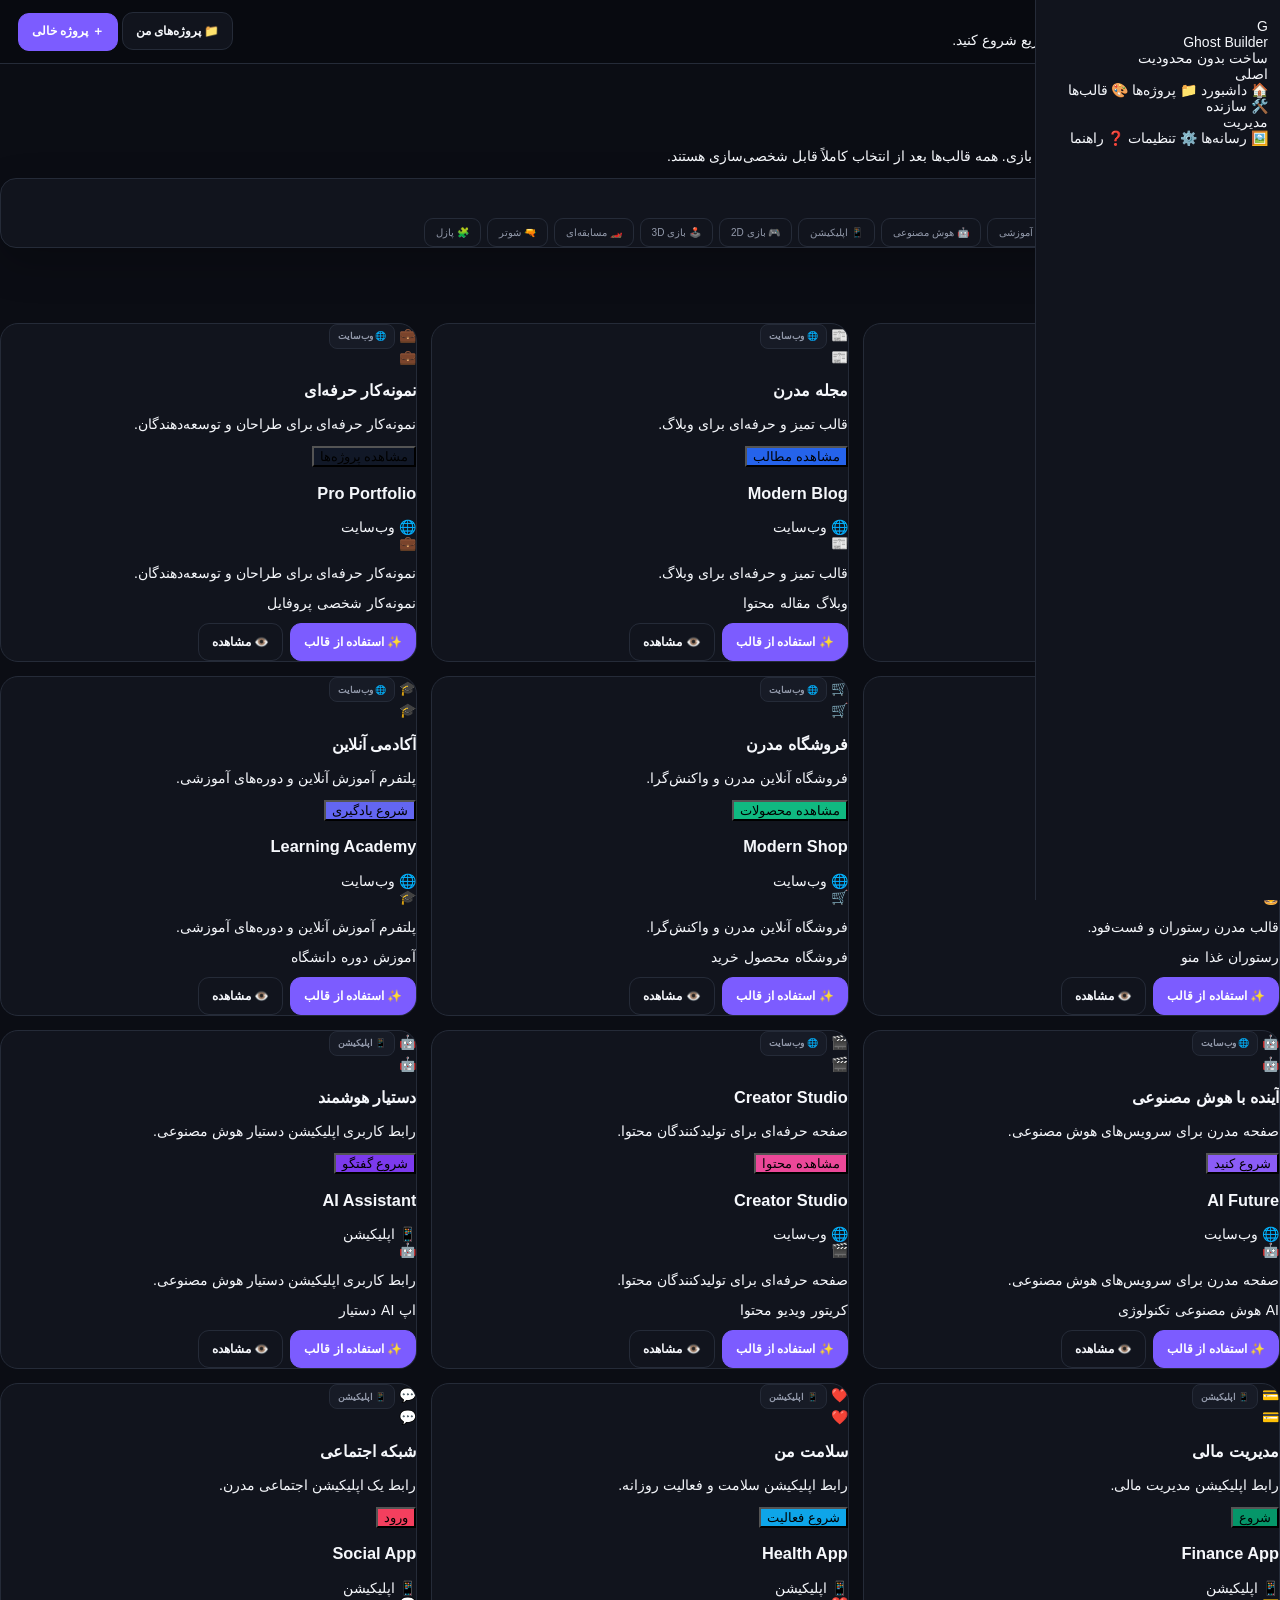
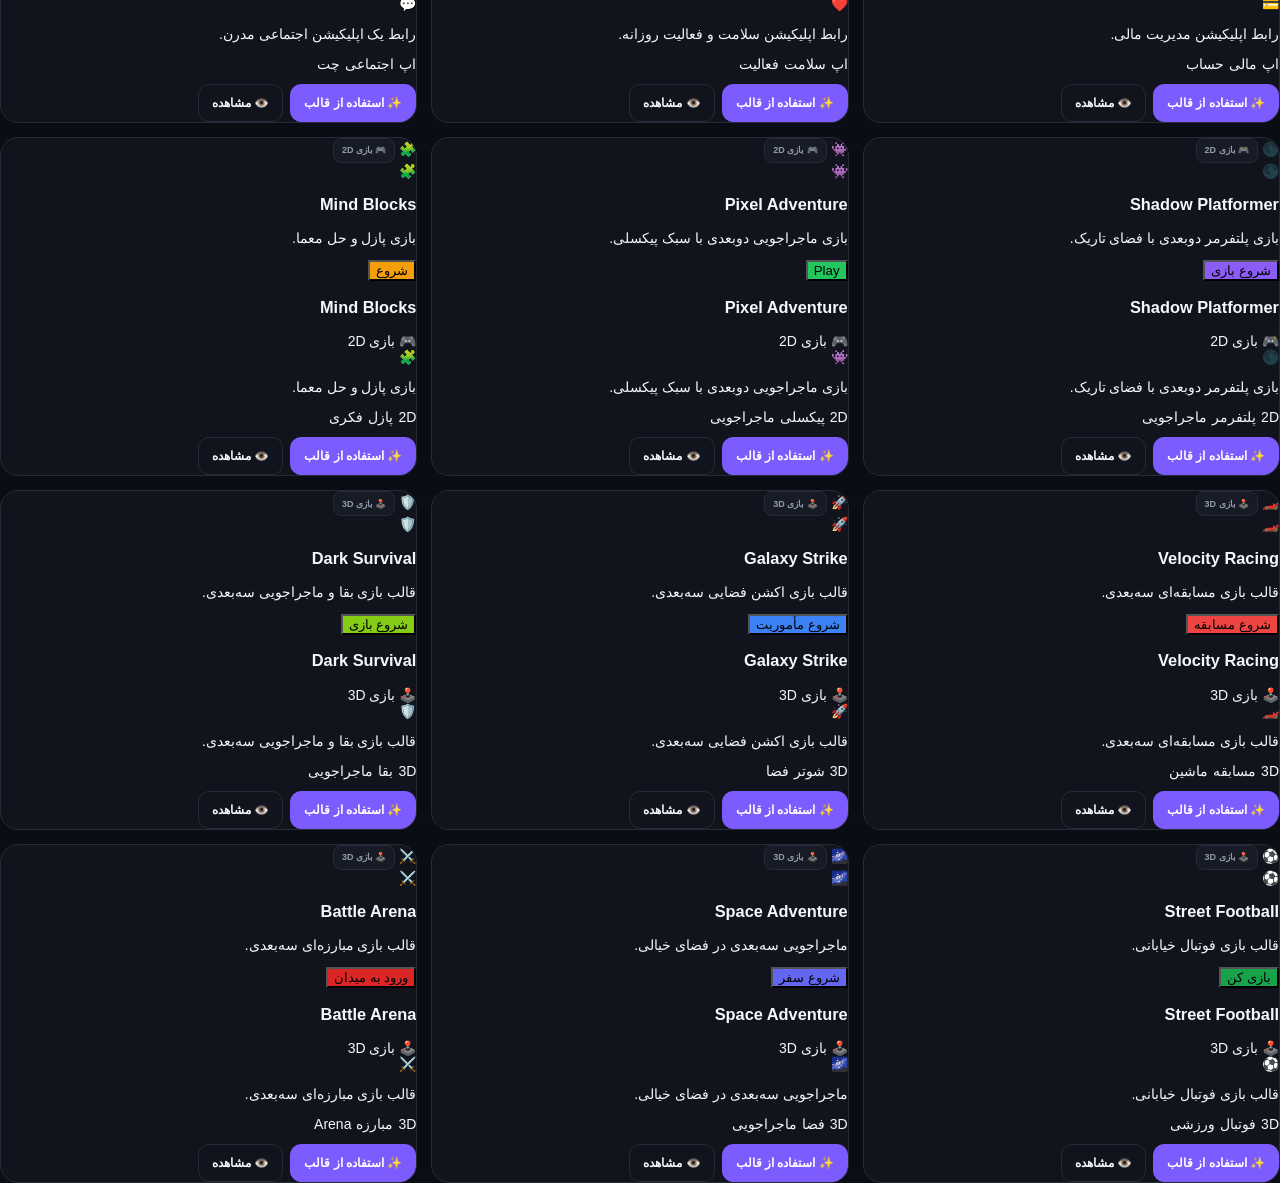
<file: templates.html>
<!DOCTYPE html>
<html lang="fa" dir="rtl">
<head>
  <meta charset="UTF-8">
  <meta name="viewport" content="width=device-width, initial-scale=1.0">

  <title>Ghost Builder — قالب‌ها</title>

  <link rel="stylesheet" href="style.css">
</head>

<body>

<div class="app">

  <!-- ================= SIDEBAR ================= -->

  <aside class="sidebar">

    <div class="brand">

      <div class="brand-logo">
        G
      </div>

      <div>
        <div class="brand-name">
          Ghost Builder
        </div>

        <div class="brand-subtitle">
          ساخت بدون محدودیت
        </div>
      </div>

    </div>


    <div class="nav-title">
      اصلی
    </div>

    <nav class="nav">

      <a href="index.html">
        <span class="nav-icon">🏠</span>
        <span>داشبورد</span>
      </a>

      <a href="projects.html">
        <span class="nav-icon">📁</span>
        <span>پروژه‌ها</span>
      </a>

      <a href="templates.html" class="active">
        <span class="nav-icon">🎨</span>
        <span>قالب‌ها</span>
      </a>

      <a href="builder.html">
        <span class="nav-icon">🛠️</span>
        <span>سازنده</span>
      </a>

    </nav>


    <div class="nav-title">
      مدیریت
    </div>

    <nav class="nav">

      <a href="media.html">
        <span class="nav-icon">🖼️</span>
        <span>رسانه‌ها</span>
      </a>

      <a href="settings.html">
        <span class="nav-icon">⚙️</span>
        <span>تنظیمات</span>
      </a>

      <a href="help.html">
        <span class="nav-icon">❓</span>
        <span>راهنما</span>
      </a>

    </nav>

  </aside>


  <!-- ================= MAIN ================= -->

  <main class="main">

    <header class="topbar">

      <div>

        <div class="page-title">
          قالب‌های آماده
        </div>

        <div class="page-subtitle">
          یک قالب انتخاب کنید و پروژه خود را سریع شروع کنید.
        </div>

      </div>

      <div class="topbar-right">

        <button
          class="btn"
          onclick="window.location.href='projects.html'">
          📁 پروژه‌های من
        </button>

        <button
          class="btn btn-primary"
          onclick="createBlankProject()">
          ＋ پروژه خالی
        </button>

      </div>

    </header>


    <div class="page-content">


      <!-- ================= HERO ================= -->

      <section class="templates-hero">

        <div>

          <span class="badge">
            ✨ Ghost Templates
          </span>

          <h1>
            با یک قالب شروع کن
          </h1>

          <p>
            قالب‌های آماده برای وب‌سایت، اپلیکیشن و بازی.
            همه قالب‌ها بعد از انتخاب کاملاً قابل شخصی‌سازی هستند.
          </p>

        </div>

      </section>


      <!-- ================= SEARCH ================= -->

      <section class="card">

        <div class="toolbar">

          <div class="search-box">

            <span>
              🔍
            </span>

            <input
              id="templateSearch"
              type="search"
              placeholder="جستجوی قالب..."
              oninput="renderTemplates()">

          </div>

        </div>


        <div class="filters">

          <button
            class="filter-btn active"
            data-filter="all"
            onclick="setCategory('all', this)">
            همه
          </button>

          <button
            class="filter-btn"
            data-filter="website"
            onclick="setCategory('website', this)">
            🌐 وب‌سایت
          </button>

          <button
            class="filter-btn"
            data-filter="shop"
            onclick="setCategory('shop', this)">
            🛒 فروشگاهی
          </button>

          <button
            class="filter-btn"
            data-filter="academy"
            onclick="setCategory('academy', this)">
            🎓 آموزشی
          </button>

          <button
            class="filter-btn"
            data-filter="ai"
            onclick="setCategory('ai', this)">
            🤖 هوش مصنوعی
          </button>

          <button
            class="filter-btn"
            data-filter="app"
            onclick="setCategory('app', this)">
            📱 اپلیکیشن
          </button>

          <button
            class="filter-btn"
            data-filter="game2d"
            onclick="setCategory('game2d', this)">
            🎮 بازی 2D
          </button>

          <button
            class="filter-btn"
            data-filter="game3d"
            onclick="setCategory('game3d', this)">
            🕹️ بازی 3D
          </button>

          <button
            class="filter-btn"
            data-filter="racing"
            onclick="setCategory('racing', this)">
            🏎️ مسابقه‌ای
          </button>

          <button
            class="filter-btn"
            data-filter="shooter"
            onclick="setCategory('shooter', this)">
            🔫 شوتر
          </button>

          <button
            class="filter-btn"
            data-filter="puzzle"
            onclick="setCategory('puzzle', this)">
            🧩 پازل
          </button>

        </div>

      </section>


      <!-- ================= TEMPLATE COUNT ================= -->

      <div class="section-header">

        <div>

          <h2>
            قالب‌ها
          </h2>

          <span
            id="templateCount"
            class="muted">
            0 قالب
          </span>

        </div>

      </div>


      <!-- ================= TEMPLATES ================= -->

      <section
        id="templatesGrid"
        class="templates-grid">
      </section>


      <!-- ================= EMPTY ================= -->

      <section
        id="emptyTemplates"
        class="empty-state"
        style="display:none">

        <div class="empty-icon">
          🔍
        </div>

        <h3>
          قالبی پیدا نشد
        </h3>

        <p>
          نام قالب یا دسته‌بندی دیگری را امتحان کنید.
        </p>

        <button
          class="btn"
          onclick="clearTemplateSearch()">
          پاک کردن جستجو
        </button>

      </section>

    </div>

  </main>

</div>


<script src="app.js"></script>

<script>

"use strict";


/* =====================================================
   TEMPLATE DATA
   ===================================================== */

const templates = [

  /* ================= WEBSITE ================= */

  {
    id: "cyber-neon",
    name: "Cyber Neon",
    type: "website",
    category: "website",
    icon: "⚡",
    className: "template-cyber",
    description:
      "وب‌سایت مدرن با ظاهر مشکی و نئونی.",
    tags:
      ["مدرن", "نئونی", "تکنولوژی"],
    title:
      "CYBER NEON",
    button:
      "شروع کنید",
    primary:
      "#7c5cff",
    background:
      "#09090f"
  },


  {
    id: "modern-blog",
    name: "Modern Blog",
    type: "website",
    category: "website",
    icon: "📰",
    className: "template-blog",
    description:
      "قالب تمیز و حرفه‌ای برای وبلاگ.",
    tags:
      ["وبلاگ", "مقاله", "محتوا"],
    title:
      "مجله مدرن",
    button:
      "مشاهده مطالب",
    primary:
      "#2563eb",
    background:
      "#f7f8fb"
  },


  {
    id: "pro-portfolio",
    name: "Pro Portfolio",
    type: "website",
    category: "website",
    icon: "💼",
    className: "template-portfolio",
    description:
      "نمونه‌کار حرفه‌ای برای طراحان و توسعه‌دهندگان.",
    tags:
      ["نمونه‌کار", "شخصی", "پروفایل"],
    title:
      "نمونه‌کار حرفه‌ای",
    button:
      "مشاهده پروژه‌ها",
    primary:
      "#111827",
    background:
      "#ffffff"
  },


  {
    id: "restaurant",
    name: "Restaurant",
    type: "website",
    category: "website",
    icon: "🍔",
    className: "template-food",
    description:
      "قالب مدرن رستوران و فست‌فود.",
    tags:
      ["رستوران", "غذا", "منو"],
    title:
      "رستوران مدرن",
    button:
      "مشاهده منو",
    primary:
      "#ef4444",
    background:
      "#fffaf5"
  },


  /* ================= SHOP ================= */

  {
    id: "modern-shop",
    name: "Modern Shop",
    type: "website",
    category: "shop",
    icon: "🛒",
    className: "template-shop",
    description:
      "فروشگاه آنلاین مدرن و واکنش‌گرا.",
    tags:
      ["فروشگاه", "محصول", "خرید"],
    title:
      "فروشگاه مدرن",
    button:
      "مشاهده محصولات",
    primary:
      "#10b981",
    background:
      "#f8fafc"
  },


  /* ================= ACADEMY ================= */

  {
    id: "learning-academy",
    name: "Learning Academy",
    type: "website",
    category: "academy",
    icon: "🎓",
    className: "template-academy",
    description:
      "پلتفرم آموزش آنلاین و دوره‌های آموزشی.",
    tags:
      ["آموزش", "دوره", "دانشگاه"],
    title:
      "آکادمی آنلاین",
    button:
      "شروع یادگیری",
    primary:
      "#6366f1",
    background:
      "#f5f7ff"
  },


  /* ================= AI ================= */

  {
    id: "ai-future",
    name: "AI Future",
    type: "website",
    category: "ai",
    icon: "🤖",
    className: "template-ai",
    description:
      "صفحه مدرن برای سرویس‌های هوش مصنوعی.",
    tags:
      ["AI", "هوش مصنوعی", "تکنولوژی"],
    title:
      "آینده با هوش مصنوعی",
    button:
      "شروع کنید",
    primary:
      "#8b5cf6",
    background:
      "#080812"
  },


  /* ================= CREATOR ================= */

  {
    id: "creator-studio",
    name: "Creator Studio",
    type: "website",
    category: "website",
    icon: "🎬",
    className: "template-creator",
    description:
      "صفحه حرفه‌ای برای تولیدکنندگان محتوا.",
    tags:
      ["کریتور", "ویدیو", "محتوا"],
    title:
      "Creator Studio",
    button:
      "مشاهده محتوا",
    primary:
      "#ec4899",
    background:
      "#111827"
  },


  /* ================= APP ================= */

  {
    id: "ai-assistant-app",
    name: "AI Assistant",
    type: "app",
    category: "app",
    icon: "🤖",
    className: "template-app-ai",
    description:
      "رابط کاربری اپلیکیشن دستیار هوش مصنوعی.",
    tags:
      ["اپ", "AI", "دستیار"],
    title:
      "دستیار هوشمند",
    button:
      "شروع گفتگو",
    primary:
      "#7c3aed",
    background:
      "#0f1020"
  },


  {
    id: "finance-app",
    name: "Finance App",
    type: "app",
    category: "app",
    icon: "💳",
    className: "template-app-finance",
    description:
      "رابط اپلیکیشن مدیریت مالی.",
    tags:
      ["اپ", "مالی", "حساب"],
    title:
      "مدیریت مالی",
    button:
      "شروع",
    primary:
      "#059669",
    background:
      "#f5f9f7"
  },


  {
    id: "health-app",
    name: "Health App",
    type: "app",
    category: "app",
    icon: "❤️",
    className: "template-app-health",
    description:
      "رابط اپلیکیشن سلامت و فعالیت روزانه.",
    tags:
      ["اپ", "سلامت", "فعالیت"],
    title:
      "سلامت من",
    button:
      "شروع فعالیت",
    primary:
      "#0ea5e9",
    background:
      "#f0f9ff"
  },


  {
    id: "social-app",
    name: "Social App",
    type: "app",
    category: "app",
    icon: "💬",
    className: "template-app-social",
    description:
      "رابط یک اپلیکیشن اجتماعی مدرن.",
    tags:
      ["اپ", "اجتماعی", "چت"],
    title:
      "شبکه اجتماعی",
    button:
      "ورود",
    primary:
      "#f43f5e",
    background:
      "#fff7f8"
  },


  /* ================= 2D GAMES ================= */

  {
    id: "shadow-platformer",
    name: "Shadow Platformer",
    type: "game2d",
    category: "game2d",
    icon: "🌑",
    className: "template-platformer",
    description:
      "بازی پلتفرمر دوبعدی با فضای تاریک.",
    tags:
      ["2D", "پلتفرمر", "ماجراجویی"],
    title:
      "Shadow Platformer",
    button:
      "شروع بازی",
    primary:
      "#8b5cf6",
    background:
      "#11111a"
  },


  {
    id: "pixel-adventure",
    name: "Pixel Adventure",
    type: "game2d",
    category: "game2d",
    icon: "👾",
    className: "template-pixel",
    description:
      "بازی ماجراجویی دوبعدی با سبک پیکسلی.",
    tags:
      ["2D", "پیکسلی", "ماجراجویی"],
    title:
      "Pixel Adventure",
    button:
      "Play",
    primary:
      "#22c55e",
    background:
      "#172018"
  },


  {
    id: "mind-blocks",
    name: "Mind Blocks",
    type: "game2d",
    category: "puzzle",
    icon: "🧩",
    className: "template-puzzle",
    description:
      "بازی پازل و حل معما.",
    tags:
      ["2D", "پازل", "فکری"],
    title:
      "Mind Blocks",
    button:
      "شروع",
    primary:
      "#f59e0b",
    background:
      "#17130a"
  },


  /* ================= 3D GAMES ================= */

  {
    id: "velocity-racing",
    name: "Velocity Racing",
    type: "game3d",
    category: "racing",
    icon: "🏎️",
    className: "template-racing",
    description:
      "قالب بازی مسابقه‌ای سه‌بعدی.",
    tags:
      ["3D", "مسابقه", "ماشین"],
    title:
      "Velocity Racing",
    button:
      "شروع مسابقه",
    primary:
      "#ef4444",
    background:
      "#08090d"
  },


  {
    id: "galaxy-strike",
    name: "Galaxy Strike",
    type: "game3d",
    category: "shooter",
    icon: "🚀",
    className: "template-space",
    description:
      "قالب بازی اکشن فضایی سه‌بعدی.",
    tags:
      ["3D", "شوتر", "فضا"],
    title:
      "Galaxy Strike",
    button:
      "شروع مأموریت",
    primary:
      "#3b82f6",
    background:
      "#050817"
  },


  {
    id: "dark-survival",
    name: "Dark Survival",
    type: "game3d",
    category: "game3d",
    icon: "🛡️",
    className: "template-survival",
    description:
      "قالب بازی بقا و ماجراجویی سه‌بعدی.",
    tags:
      ["3D", "بقا", "ماجراجویی"],
    title:
      "Dark Survival",
    button:
      "شروع بازی",
    primary:
      "#84cc16",
    background:
      "#0b1008"
  },


  {
    id: "street-football",
    name: "Street Football",
    type: "game3d",
    category: "game3d",
    icon: "⚽",
    className: "template-football",
    description:
      "قالب بازی فوتبال خیابانی.",
    tags:
      ["3D", "فوتبال", "ورزشی"],
    title:
      "Street Football",
    button:
      "بازی کن",
    primary:
      "#16a34a",
    background:
      "#07130b"
  },


  {
    id: "space-adventure",
    name: "Space Adventure",
    type: "game3d",
    category: "game3d",
    icon: "🌌",
    className: "template-space-adventure",
    description:
      "ماجراجویی سه‌بعدی در فضای خیالی.",
    tags:
      ["3D", "فضا", "ماجراجویی"],
    title:
      "Space Adventure",
    button:
      "شروع سفر",
    primary:
      "#6366f1",
    background:
      "#070718"
  },


  {
    id: "battle-arena",
    name: "Battle Arena",
    type: "game3d",
    category: "shooter",
    icon: "⚔️",
    className: "template-arena",
    description:
      "قالب بازی مبارزه‌ای سه‌بعدی.",
    tags:
      ["3D", "مبارزه", "Arena"],
    title:
      "Battle Arena",
    button:
      "ورود به میدان",
    primary:
      "#dc2626",
    background:
      "#120707"
  }

];


/* =====================================================
   STATE
   ===================================================== */

let currentCategory = "all";


/* =====================================================
   CATEGORY
   ===================================================== */

function setCategory(
  category,
  button
) {

  currentCategory =
    category;


  document
    .querySelectorAll(
      ".filter-btn"
    )
    .forEach(
      item => {

        item.classList.remove(
          "active"
        );

      }
    );


  if (button) {

    button.classList.add(
      "active"
    );

  }


  renderTemplates();

}


/* =====================================================
   RENDER
   ===================================================== */

function renderTemplates() {

  const grid =
    document.getElementById(
      "templatesGrid"
    );


  const empty =
    document.getElementById(
      "emptyTemplates"
    );


  const search =
    document.getElementById(
      "templateSearch"
    )
    .value
    .trim()
    .toLowerCase();


  const filtered =
    templates.filter(
      template => {

        const categoryMatch =
          currentCategory ===
          "all" ||
          template.category ===
          currentCategory ||
          (
            currentCategory ===
            "website" &&
            template.type ===
            "website"
          );


        const searchable =
          (
            template.name +
            " " +
            template.description +
            " " +
            template.tags.join(" ")
          )
          .toLowerCase();


        const searchMatch =
          !search ||
          searchable.includes(
            search
          );


        return (
          categoryMatch &&
          searchMatch
        );

      }
    );


  document.getElementById(
    "templateCount"
  ).textContent =
    filtered.length +
    " قالب";


  grid.innerHTML = "";


  if (
    filtered.length ===
    0
  ) {

    empty.style.display =
      "block";

    return;

  }


  empty.style.display =
    "none";


  filtered.forEach(
    template => {

      grid.appendChild(
        createTemplateCard(
          template
        )
      );

    }
  );

}


/* =====================================================
   CARD
   ===================================================== */

function createTemplateCard(
  template
) {

  const card =
    document.createElement(
      "article"
    );


  card.className =
    "template-card";


  card.innerHTML = `

    <div
      class="
        template-preview
        ${template.className || ""}
      "
      style="
        --template-primary:
        ${template.primary};

        --template-background:
        ${template.background};
      "
    >

      <div class="template-preview-top">

        <span class="template-icon">
          ${template.icon}
        </span>

        <span class="badge">
          ${getTypeLabel(
            template.type
          )}
        </span>

      </div>


      <div class="template-preview-content">

        <div class="template-big-icon">
          ${template.icon}
        </div>

        <h3>
          ${gbEscapeHTML(
            template.title
          )}
        </h3>

        <p>
          ${gbEscapeHTML(
            template.description
          )}
        </p>

        <button
          class="template-demo-button"
          style="
            background:
            ${template.primary};
          ">
          ${gbEscapeHTML(
            template.button
          )}
        </button>

      </div>


      <div class="template-preview-glow"></div>

    </div>


    <div class="template-card-body">

      <div class="template-card-title">

        <div>

          <h3>
            ${gbEscapeHTML(
              template.name
            )}
          </h3>

          <span class="muted">
            ${getTypeLabel(
              template.type
            )}
          </span>

        </div>

        <span class="template-card-icon">
          ${template.icon}
        </span>

      </div>


      <p class="template-description">
        ${gbEscapeHTML(
          template.description
        )}
      </p>


      <div class="template-tags">

        ${
          template.tags
            .map(
              tag =>
                `<span>${gbEscapeHTML(
                  tag
                )}</span>`
            )
            .join("")
        }

      </div>


      <div class="template-actions">

        <button
          class="btn btn-primary"
          onclick="useTemplate('${template.id}')">
          ✨ استفاده از قالب
        </button>

        <button
          class="btn"
          onclick="previewTemplate('${template.id}')">
          👁️ مشاهده
        </button>

      </div>

    </div>

  `;


  return card;

}


/* =====================================================
   TYPE LABEL
   ===================================================== */

function getTypeLabel(
  type
) {

  switch (
    type
  ) {

    case "website":
      return "🌐 وب‌سایت";

    case "app":
      return "📱 اپلیکیشن";

    case "game2d":
      return "🎮 بازی 2D";

    case "game3d":
      return "🕹️ بازی 3D";

    default:
      return "پروژه";

  }

}


/* =====================================================
   USE TEMPLATE
   ===================================================== */

function useTemplate(
  templateId
) {

  const template =
    templates.find(
      item =>
        item.id ===
        templateId
    );


  if (!template) {

    gbToast(
      "قالب پیدا نشد.",
      "error"
    );

    return;

  }


  const project =
    gbCreateProject({

      name:
        template.name,

      type:
        template.type,

      title:
        template.title,

      description:
        template.description,

      button:
        template.button,

      primary:
        template.primary,

      background:
        template.background,

      radius:
        18,

      width:
        template.type ===
        "website"
          ? 1100
          : 390,

      height:
        template.type ===
        "website"
          ? 700
          : 700,

      quality:
        "High",

      resolution:
        "1080p",

      elements:
        createTemplateElements(
          template
        )

    });


  gbSetCurrentProject(
    project
  );


  gbToast(
    "قالب آماده شد.",
    "success"
  );


  setTimeout(
    () => {

      window.location.href =
        "builder.html?project=" +
        encodeURIComponent(
          project.id
        ) +
        "&template=" +
        encodeURIComponent(
          template.id
        );

    },
    300
  );

}


/* =====================================================
   TEMPLATE ELEMENTS
   ===================================================== */

function createTemplateElements(
  template
) {

  const elements = [];


  elements.push(
    gbCreateElement(
      "text",
      {
        text:
          template.title,

        fontSize:
          template.type ===
          "website"
            ? 34
            : 28,

        color:
          template.background ===
          "#ffffff"
            ? "#111111"
            : "#ffffff"
      }
    )
  );


  elements.push(
    gbCreateElement(
      "text",
      {
        text:
          template.description,

        fontSize:
          15,

        color:
          template.background ===
          "#ffffff"
            ? "#555555"
            : "#c8c8d5"
      }
    )
  );


  if (
    template.type ===
    "website"
  ) {

    elements.push(
      gbCreateElement(
        "card",
        {
          title:
            "ویژگی‌های اصلی",

          description:
            "این بخش را می‌توانید در Ghost Builder کاملاً شخصی‌سازی کنید."
        }
      )
    );

  }


  if (
    template.type ===
    "app"
  ) {

    elements.push(
      gbCreateElement(
        "card",
        {
          title:
            "پنل اصلی",

          description:
            "رابط کاربری اپلیکیشن آماده و قابل ویرایش است."
        }
      )
    );

  }


  if (
    template.type ===
    "game2d" ||
    template.type ===
    "game3d"
  ) {

    elements.push(
      gbCreateElement(
        "card",
        {
          title:
            "🎮 بازی آماده",

          description:
            "صفحه شروع بازی آماده است. می‌توانید عناصر بیشتری اضافه کنید."
        }
      )
    );

  }


  elements.push(
    gbCreateElement(
      "button",
      {
        text:
          template.button,

        color:
          template.primary
      }
    )
  );


  return elements;

}


/* =====================================================
   PREVIEW TEMPLATE
   ===================================================== */

function previewTemplate(
  templateId
) {

  const template =
    templates.find(
      item =>
        item.id ===
        templateId
    );


  if (!template) {
    return;
  }


  sessionStorage.setItem(
    "ghost_builder_preview_template",
    templateId
  );


  localStorage.setItem(
    "ghost_builder_preview_template",
    templateId
  );


  window.location.href =
    "preview.html?template=" +
    encodeURIComponent(
      templateId
    );

}


/* =====================================================
   BLANK PROJECT
   ===================================================== */

function createBlankProject() {

  const project =
    gbCreateProject({

      name:
        "پروژه خالی",

      type:
        "website",

      title:
        "پروژه جدید",

      description:
        "پروژه خود را با Ghost Builder بسازید.",

      button:
        "شروع کنید",

      background:
        "#ffffff",

      primary:
        "#7c5cff",

      radius:
        18,

      width:
        1100,

      height:
        700,

      quality:
        "Medium",

      resolution:
        "720p",

      elements:
        []

    });


  gbSetCurrentProject(
    project
  );


  window.location.href =
    "builder.html?project=" +
    encodeURIComponent(
      project.id
    );

}


/* =====================================================
   CLEAR SEARCH
   ===================================================== */

function clearTemplateSearch() {

  document.getElementById(
    "templateSearch"
  ).value = "";


  currentCategory =
    "all";


  document
    .querySelectorAll(
      ".filter-btn"
    )
    .forEach(
      button => {

        button.classList.remove(
          "active"
        );

      }
    );


  document
    .querySelector(
      '[data-filter="all"]'
    )
    ?.classList.add(
      "active"
    );


  renderTemplates();

}


/* =====================================================
   INIT
   ===================================================== */

document.addEventListener(
  "DOMContentLoaded",
  () => {

    renderTemplates();

  }
);

</script>

</body>
 </html>
</file>
<file: style.css>
/* =========================================================
   GHOST BUILDER
   Global Style
   ========================================================= */

:root {
  --bg: #090b11;
  --card: #11141d;
  --card-2: #171b26;
  --text: #f5f7fb;
  --muted: #9299aa;
  --border: #252b38;
  --primary: #7c5cff;
  --primary-2: #6245e8;
  --success: #22c55e;
  --danger: #ef4444;
  --warning: #f59e0b;
  --info: #38bdf8;
  --shadow: 0 15px 40px rgba(0,0,0,.22);
  --radius: 16px;
}

* {
  box-sizing: border-box;
}

html {
  scroll-behavior: smooth;
}

body {
  margin: 0;
  min-height: 100vh;
  background: var(--bg);
  color: var(--text);
  font-family:
    Tahoma,
    Arial,
    sans-serif;
  direction: rtl;
  font-size: 14px;
}

body.light {
  --bg: #f5f7fb;
  --card: #ffffff;
  --card-2: #f0f2f7;
  --text: #171923;
  --muted: #687080;
  --border: #dfe3eb;
  --shadow: 0 12px 30px rgba(20,25,40,.08);
}

body,
button,
input,
textarea,
select {
  font-family:
    Tahoma,
    Arial,
    sans-serif;
}

button,
a,
input,
select,
textarea {
  -webkit-tap-highlight-color: transparent;
}

button {
  cursor: pointer;
}

a {
  color: inherit;
  text-decoration: none;
}


/* =========================================================
   SCROLLBAR
   ========================================================= */

::-webkit-scrollbar {
  width: 8px;
  height: 8px;
}

::-webkit-scrollbar-track {
  background: transparent;
}

::-webkit-scrollbar-thumb {
  background: #343b4b;
  border-radius: 20px;
}

::-webkit-scrollbar-thumb:hover {
  background: #485166;
}


/* =========================================================
   TOPBAR
   ========================================================= */

.topbar {
  min-height: 64px;
  width: 100%;
  padding: 10px 18px;

  display: flex;
  align-items: center;
  justify-content: space-between;
  gap: 15px;

  position: sticky;
  top: 0;
  z-index: 100;

  background: rgba(9,11,17,.88);
  border-bottom: 1px solid var(--border);

  backdrop-filter: blur(16px);
  -webkit-backdrop-filter: blur(16px);
}

body.light .topbar {
  background: rgba(255,255,255,.88);
}

.topbar-title {
  display: flex;
  align-items: center;
  gap: 11px;
  min-width: 0;
}

.topbar-title strong {
  display: block;
  font-size: 15px;
  white-space: nowrap;
}

.topbar-title span {
  display: block;
  margin-top: 3px;
  color: var(--muted);
  font-size: 10px;
}

.topbar-actions {
  display: flex;
  align-items: center;
  gap: 7px;
  flex-wrap: wrap;
}


/* =========================================================
   BUTTONS
   ========================================================= */

.btn {
  border: 1px solid var(--border);
  background: var(--card);
  color: var(--text);

  min-height: 38px;
  padding: 8px 13px;

  border-radius: 11px;

  font-size: 12px;
  font-weight: 700;

  display: inline-flex;
  align-items: center;
  justify-content: center;
  gap: 7px;

  transition:
    transform .16s ease,
    background .16s ease,
    border-color .16s ease,
    opacity .16s ease;

  white-space: nowrap;
}

.btn:hover {
  border-color: #465067;
  transform: translateY(-1px);
}

.btn:active {
  transform: scale(.97);
}

.btn:disabled {
  opacity: .5;
  cursor: not-allowed;
  transform: none;
}

.btn-primary {
  background: var(--primary);
  border-color: var(--primary);
  color: #fff;
}

.btn-primary:hover {
  background: var(--primary-2);
  border-color: var(--primary-2);
}

.btn-success {
  background: var(--success);
  border-color: var(--success);
  color: #fff;
}

.btn-danger {
  background: var(--danger);
  border-color: var(--danger);
  color: #fff;
}

.btn-warning {
  background: var(--warning);
  border-color: var(--warning);
  color: #111;
}

.btn-small {
  min-height: 32px;
  padding: 6px 10px;
  font-size: 11px;
}

.btn-icon {
  width: 36px;
  height: 36px;
  min-height: 36px;
  padding: 0;
}


/* =========================================================
   COMMON LAYOUT
   ========================================================= */

.container {
  width: 100%;
  max-width: 1200px;
  margin: auto;
  padding: 25px 18px;
}

.page {
  min-height: 100vh;
}

.grid {
  display: grid;
}

.flex {
  display: flex;
}

.center {
  display: flex;
  align-items: center;
  justify-content: center;
}


/* =========================================================
   SIDEBAR
   ========================================================= */

.sidebar {
  position: fixed;
  right: 0;
  top: 0;
  bottom: 0;

  width: 245px;

  padding: 18px 12px;

  background: var(--card);
  border-left: 1px solid var(--border);

  z-index: 200;

  overflow-y: auto;
}

.sidebar-logo {
  display: flex;
  align-items: center;
  gap: 10px;

  padding: 6px 8px 18px;

  border-bottom: 1px solid var(--border);
  margin-bottom: 15px;
}

.logo-mark {
  width: 38px;
  height: 38px;

  border-radius: 12px;

  display: grid;
  place-items: center;

  color: white;
  background:
    linear-gradient(
      135deg,
      #7c5cff,
      #4f46e5
    );

  font-weight: 900;
  font-size: 19px;

  box-shadow:
    0 10px 25px
    rgba(124,92,255,.25);
}

.sidebar-logo strong {
  font-size: 14px;
}

.sidebar-logo span {
  display: block;
  color: var(--muted);
  font-size: 9px;
  margin-top: 2px;
}

.sidebar-section-title {
  color: var(--muted);
  font-size: 9px;
  font-weight: 800;
  padding: 9px 10px 5px;
}

.sidebar-link {
  display: flex;
  align-items: center;
  gap: 9px;

  width: 100%;

  padding: 10px 11px;
  margin: 2px 0;

  border-radius: 11px;

  color: var(--muted);

  font-size: 11px;
  font-weight: 700;

  transition: .15s;
}

.sidebar-link:hover {
  color: var(--text);
  background: var(--card-2);
}

.sidebar-link.active {
  color: #fff;
  background: var(--primary);
}

body.light .sidebar-link.active {
  color: #fff;
}

.sidebar-icon {
  width: 21px;
  text-align: center;
  font-size: 15px;
}

.sidebar-bottom {
  margin-top: 20px;
  padding-top: 15px;
  border-top: 1px solid var(--border);
}

.with-sidebar {
  margin-right: 245px;
  min-height: 100vh;
}


/* =========================================================
   DASHBOARD
   ========================================================= */

.dashboard-header {
  display: flex;
  justify-content: space-between;
  align-items: center;
  gap: 15px;
  margin-bottom: 20px;
}

.dashboard-header h1 {
  margin: 0;
  font-size: 25px;
}

.dashboard-header p {
  margin: 7px 0 0;
  color: var(--muted);
  font-size: 12px;
}

.dashboard-actions {
  display: flex;
  gap: 8px;
  flex-wrap: wrap;
}


/* =========================================================
   CARDS
   ========================================================= */

.card {
  background: var(--card);
  border: 1px solid var(--border);
  border-radius: var(--radius);
  box-shadow: var(--shadow);
}

.card-header {
  padding: 17px 18px;
  border-bottom: 1px solid var(--border);

  display: flex;
  justify-content: space-between;
  align-items: center;
  gap: 10px;
}

.card-header h2,
.card-header h3 {
  margin: 0;
  font-size: 15px;
}

.card-body {
  padding: 18px;
}

.card-footer {
  padding: 13px 18px;
  border-top: 1px solid var(--border);
}


/* =========================================================
   STATS
   ========================================================= */

.stats-grid {
  display: grid;
  grid-template-columns:
    repeat(4, minmax(0,1fr));

  gap: 12px;

  margin-bottom: 20px;
}

.stat-card {
  padding: 17px;
  background: var(--card);
  border: 1px solid var(--border);
  border-radius: 16px;

  position: relative;
  overflow: hidden;
}

.stat-card::after {
  content: "";
  position: absolute;

  width: 80px;
  height: 80px;

  left: -30px;
  bottom: -35px;

  border-radius: 50%;

  background: rgba(124,92,255,.07);
}

.stat-icon {
  font-size: 22px;
  margin-bottom: 8px;
}

.stat-value {
  font-size: 25px;
  font-weight: 900;
}

.stat-label {
  color: var(--muted);
  font-size: 10px;
  margin-top: 4px;
}


/* =========================================================
   QUICK CREATE
   ========================================================= */

.create-grid {
  display: grid;
  grid-template-columns:
    repeat(4, minmax(0,1fr));

  gap: 12px;
}

.create-card {
  position: relative;

  min-height: 145px;

  padding: 18px;

  background: var(--card);
  border: 1px solid var(--border);
  border-radius: 17px;

  overflow: hidden;

  cursor: pointer;

  transition:
    transform .18s,
    border-color .18s;
}

.create-card:hover {
  transform: translateY(-3px);
  border-color: #4c556a;
}

.create-card-icon {
  font-size: 28px;
  margin-bottom: 10px;
}

.create-card h3 {
  margin: 0;
  font-size: 14px;
}

.create-card p {
  color: var(--muted);
  font-size: 10px;
  line-height: 1.7;
  margin: 6px 0 0;
}

.create-card-arrow {
  position: absolute;
  left: 13px;
  bottom: 13px;
  color: var(--primary);
}


/* =========================================================
   FORMS
   ========================================================= */

.form-group {
  margin-bottom: 15px;
}

.form-group label {
  display: block;
  margin-bottom: 7px;
  color: var(--text);
  font-size: 11px;
  font-weight: 700;
}

.form-input,
.form-textarea,
.form-select,
select.form-input {
  width: 100%;

  border: 1px solid var(--border);

  background: var(--bg);
  color: var(--text);

  border-radius: 11px;

  padding: 10px 12px;

  outline: none;

  font-size: 12px;

  transition:
    border-color .15s,
    box-shadow .15s;
}

.form-input:focus,
.form-textarea:focus,
.form-select:focus {
  border-color: var(--primary);

  box-shadow:
    0 0 0 3px
    rgba(124,92,255,.1);
}

.form-textarea {
  resize: vertical;
  min-height: 100px;
  line-height: 1.8;
}

.form-row {
  display: grid;
  grid-template-columns:
    repeat(2,minmax(0,1fr));
  gap: 12px;
}

.form-row-3 {
  display: grid;
  grid-template-columns:
    repeat(3,minmax(0,1fr));
  gap: 12px;
}


/* =========================================================
   BADGES
   ========================================================= */

.badge {
  display: inline-flex;
  align-items: center;
  justify-content: center;

  min-height: 25px;

  padding: 4px 8px;

  border-radius: 8px;

  background: var(--card-2);
  border: 1px solid var(--border);

  color: var(--muted);

  font-size: 9px;
  font-weight: 800;
}

.badge-primary {
  background: rgba(124,92,255,.12);
  color: #9c88ff;
  border-color: rgba(124,92,255,.2);
}

.badge-success {
  background: rgba(34,197,94,.1);
  color: #4ade80;
  border-color: rgba(34,197,94,.2);
}

.badge-warning {
  background: rgba(245,158,11,.1);
  color: #fbbf24;
  border-color: rgba(245,158,11,.2);
}

.badge-danger {
  background: rgba(239,68,68,.1);
  color: #f87171;
  border-color: rgba(239,68,68,.2);
}


/* =========================================================
   PROJECT CARDS
   ========================================================= */

.projects-grid {
  display: grid;
  grid-template-columns:
    repeat(3,minmax(0,1fr));

  gap: 14px;
}

.project-card {
  background: var(--card);
  border: 1px solid var(--border);
  border-radius: 17px;

  overflow: hidden;

  transition:
    transform .18s,
    border-color .18s;
}

.project-card:hover {
  transform: translateY(-2px);
  border-color: #485166;
}

.project-preview {
  height: 125px;

  background:
    linear-gradient(
      135deg,
      rgba(124,92,255,.17),
      rgba(56,189,248,.06)
    );

  display: grid;
  place-items: center;

  font-size: 40px;

  border-bottom: 1px solid var(--border);
}

.project-info {
  padding: 15px;
}

.project-info h3 {
  margin: 0;

  font-size: 14px;

  overflow: hidden;
  text-overflow: ellipsis;
  white-space: nowrap;
}

.project-info p {
  margin: 6px 0;

  color: var(--muted);

  font-size: 10px;

  line-height: 1.7;
}

.project-meta {
  display: flex;
  align-items: center;
  justify-content: space-between;

  gap: 7px;

  margin-top: 10px;
}

.project-actions {
  display: flex;
  gap: 5px;
  flex-wrap: wrap;

  margin-top: 12px;
}


/* =========================================================
   SEARCH / FILTER
   ========================================================= */

.toolbar {
  display: flex;
  justify-content: space-between;
  align-items: center;

  gap: 10px;

  margin-bottom: 18px;

  flex-wrap: wrap;
}

.search-input {
  min-width: 220px;

  border: 1px solid var(--border);
  background: var(--card);
  color: var(--text);

  border-radius: 11px;

  padding: 10px 13px;

  outline: none;

  font-size: 12px;
}

.search-input:focus {
  border-color: var(--primary);
}

.filters {
  display: flex;
  gap: 6px;
  flex-wrap: wrap;
}

.filter-btn {
  border: 1px solid var(--border);

  background: var(--card);
  color: var(--muted);

  padding: 8px 11px;

  border-radius: 9px;

  font-family: inherit;
  font-size: 10px;

  cursor: pointer;
}

.filter-btn.active {
  background: var(--primary);
  color: #fff;
  border-color: var(--primary);
}


/* =========================================================
   TEMPLATES
   ========================================================= */

.templates-grid {
  display: grid;

  grid-template-columns:
    repeat(3,minmax(0,1fr));

  gap: 14px;
}

.template-card {
  overflow: hidden;

  background: var(--card);

  border: 1px solid var(--border);

  border-radius: 18px;

  transition:
    transform .18s,
    border-color .18s;
}

.template-card:hover {
  transform: translateY(-3px);
  border-color: #485166;
}

.template-cover {
  height: 150px;

  display: grid;
  place-items: center;

  font-size: 42px;

  background:
    linear-gradient(
      135deg,
      rgba(124,92,255,.2),
      rgba(56,189,248,.06)
    );
}

.template-info {
  padding: 15px;
}

.template-info h3 {
  margin: 0;
  font-size: 14px;
}

.template-info p {
  color: var(--muted);
  font-size: 10px;
  line-height: 1.7;
  min-height: 34px;
}

.template-tags {
  display: flex;
  gap: 5px;
  flex-wrap: wrap;
  margin: 8px 0;
}

.template-actions {
  display: flex;
  gap: 7px;
  margin-top: 12px;
}


/* =========================================================
   EMPTY STATE
   ========================================================= */

.empty-state {
  padding: 55px 20px;

  text-align: center;

  background: var(--card);

  border: 1px dashed var(--border);

  border-radius: 18px;

  color: var(--muted);
}

.empty-state-icon {
  font-size: 42px;
  margin-bottom: 10px;
}

.empty-state h3 {
  color: var(--text);
  margin: 0 0 7px;
}

.empty-state p {
  font-size: 11px;
  margin: 0 auto 15px;
  max-width: 450px;
  line-height: 1.8;
}


/* =========================================================
   BUILDER
   ========================================================= */

.builder-layout {
  min-height: 100vh;

  display: grid;

  grid-template-columns:
    235px
    minmax(0,1fr)
    285px;
}

.builder-sidebar {
  background: var(--card);
  border-left: 1px solid var(--border);
  overflow-y: auto;
}

.builder-properties {
  background: var(--card);
  border-right: 1px solid var(--border);
  overflow-y: auto;
}

.builder-main {
  min-width: 0;
  background:
    #080a0f;
}

.builder-toolbar {
  height: 58px;

  display: flex;
  align-items: center;
  justify-content: space-between;

  gap: 10px;

  padding: 8px 12px;

  background: var(--card);
  border-bottom: 1px solid var(--border);
}

.builder-toolbar-left,
.builder-toolbar-right {
  display: flex;
  align-items: center;
  gap: 6px;
  flex-wrap: wrap;
}

.builder-canvas-area {
  min-height:
    calc(100vh - 58px);

  padding: 25px;

  overflow: auto;

  display: flex;
  align-items: flex-start;
  justify-content: center;

  background:
    radial-gradient(
      circle at center,
      rgba(124,92,255,.05),
      transparent 45%
    ),
    #080a0f;
}

.builder-canvas {
  width: 390px;
  min-height: 720px;

  background: #fff;

  color: #111;

  border-radius: 20px;

  box-shadow:
    0 25px 70px
    rgba(0,0,0,.4);

  overflow: hidden;

  position: relative;

  transition: width .2s;
}

.builder-canvas.tablet {
  width: 700px;
}

.builder-canvas.desktop {
  width: 1000px;
}

.builder-tool-title {
  padding: 13px;

  border-bottom: 1px solid var(--border);

  font-size: 11px;
  font-weight: 800;
}

.builder-tools {
  padding: 10px;
}

.builder-tool {
  width: 100%;

  display: flex;
  align-items: center;

  gap: 9px;

  border: 1px solid var(--border);

  background: var(--bg);
  color: var(--text);

  padding: 10px;

  border-radius: 10px;

  margin-bottom: 6px;

  font-size: 11px;

  text-align: right;
}

.builder-tool:hover {
  border-color: var(--primary);
  background: rgba(124,92,255,.07);
}

.builder-section {
  padding: 13px;
  border-bottom: 1px solid var(--border);
}

.builder-section h3 {
  margin: 0 0 11px;
  font-size: 11px;
}

.element-selected {
  outline:
    2px solid
    var(--primary);

  outline-offset: 2px;
}

.canvas-element {
  position: relative;
  cursor: pointer;
}


/* =========================================================
   DEVICE SWITCHER
   ========================================================= */

.device-switcher {
  display: flex;
  gap: 4px;

  padding: 4px;

  border: 1px solid var(--border);
  background: var(--bg);

  border-radius: 10px;
}

.device-btn {
  border: 0;

  background: transparent;

  color: var(--muted);

  padding: 7px 9px;

  border-radius: 7px;

  font-size: 10px;
}

.device-btn.active {
  background: var(--primary);
  color: #fff;
}


/* =========================================================
   PREVIEW
   ========================================================= */

.preview-page {
  min-height: 100vh;
  background: #080a0f;
}

.preview-toolbar {
  position: sticky;
  top: 0;
  z-index: 50;

  min-height: 58px;

  padding: 8px 13px;

  display: flex;
  align-items: center;
  justify-content: space-between;

  gap: 10px;

  background: rgba(15,18,27,.9);
  border-bottom: 1px solid var(--border);

  backdrop-filter: blur(14px);
}

.preview-stage {
  min-height:
    calc(100vh - 58px);

  padding: 25px;

  display: flex;
  align-items: flex-start;
  justify-content: center;

  overflow: auto;
}

.preview-device {
  width: 390px;
  min-height: 720px;

  background: #fff;
  color: #111;

  border-radius: 20px;

  overflow: hidden;

  box-shadow:
    0 30px 80px
    rgba(0,0,0,.45);
}

.preview-device.tablet {
  width: 700px;
}

.preview-device.desktop {
  width: 1000px;
}


/* =========================================================
   GAME PREVIEW
   ========================================================= */

.game-screen {
  position: relative;

  width: 100%;
  min-height: 700px;

  overflow: hidden;

  background:
    linear-gradient(
      #172036,
      #0b101b
    );
}

.game-hud {
  position: absolute;

  top: 12px;
  left: 12px;
  right: 12px;

  display: flex;
  justify-content: space-between;

  z-index: 10;

  pointer-events: none;
}

.game-hud-box {
  background: rgba(0,0,0,.55);

  border: 1px solid
    rgba(255,255,255,.12);

  border-radius: 10px;

  padding: 8px 10px;

  color: #fff;

  font-size: 10px;
}

.game-player {
  position: absolute;

  width: 34px;
  height: 48px;

  background:
    linear-gradient(
      #7c5cff,
      #4f46e5
    );

  border-radius: 10px 10px 5px 5px;

  bottom: 100px;
  left: 50%;

  transform:
    translateX(-50%);

  box-shadow:
    0 0 20px
    rgba(124,92,255,.35);
}

.game-crosshair {
  position: absolute;

  left: 50%;
  top: 50%;

  transform:
    translate(-50%,-50%);

  width: 25px;
  height: 25px;

  border:
    2px solid
    rgba(255,255,255,.7);

  border-radius: 50%;
}

.game-joystick {
  position: absolute;

  bottom: 20px;
  left: 20px;

  width: 90px;
  height: 90px;

  border-radius: 50%;

  background:
    rgba(255,255,255,.08);

  border:
    1px solid
    rgba(255,255,255,.18);
}

.game-action-buttons {
  position: absolute;

  bottom: 22px;
  right: 20px;

  display: flex;

  gap: 8px;
}

.game-action-button {
  width: 48px;
  height: 48px;

  border-radius: 50%;

  border:
    1px solid
    rgba(255,255,255,.15);

  background:
    rgba(0,0,0,.5);

  color: #fff;

  display: grid;
  place-items: center;

  font-size: 17px;
}


/* =========================================================
   MEDIA
   ========================================================= */

.media-grid {
  display: grid;

  grid-template-columns:
    repeat(4,minmax(0,1fr));

  gap: 12px;
}

.media-card {
  background: var(--card);

  border: 1px solid var(--border);

  border-radius: 15px;

  overflow: hidden;
}

.media-preview {
  height: 130px;

  background: var(--bg);

  display: grid;
  place-items: center;

  overflow: hidden;

  color: var(--muted);

  font-size: 34px;
}

.media-preview img {
  width: 100%;
  height: 100%;
  object-fit: cover;
}

.media-info {
  padding: 10px;
}

.media-info strong {
  display: block;

  font-size: 11px;

  white-space: nowrap;
  overflow: hidden;
  text-overflow: ellipsis;
}

.media-info span {
  display: block;

  color: var(--muted);

  font-size: 9px;

  margin-top: 4px;
}

.media-actions {
  display: flex;
  gap: 5px;
  margin-top: 8px;
}


/* =========================================================
   UPLOAD AREA
   ========================================================= */

.upload-area {
  padding: 35px 20px;

  border:
    2px dashed
    var(--border);

  border-radius: 18px;

  text-align: center;

  color: var(--muted);

  background:
    rgba(124,92,255,.025);

  transition: .15s;
}

.upload-area:hover,
.upload-area.dragover {
  border-color: var(--primary);
  background: rgba(124,92,255,.07);
}

.upload-area-icon {
  font-size: 38px;
  margin-bottom: 10px;
}

.upload-area strong {
  display: block;
  color: var(--text);
  font-size: 13px;
}

.upload-area p {
  font-size: 10px;
  line-height: 1.8;
}


/* =========================================================
   PUBLISH
   ========================================================= */

.output-grid {
  display: grid;

  grid-template-columns:
    repeat(2,minmax(0,1fr));

  gap: 13px;
}

.output-card {
  border: 1px solid var(--border);

  background: var(--card);

  border-radius: 17px;

  padding: 20px;

  cursor: pointer;

  transition: .15s;
}

.output-card:hover {
  border-color: var(--primary);
}

.output-card.active {
  border-color: var(--primary);

  box-shadow:
    0 0 0 2px
    rgba(124,92,255,.12);
}

.output-icon {
  font-size: 30px;
  margin-bottom: 10px;
}

.output-card h3 {
  margin: 0;
  font-size: 14px;
}

.output-card p {
  color: var(--muted);
  font-size: 10px;
  line-height: 1.8;
}

.url-box {
  display: flex;
  gap: 7px;
}

.url-box input {
  flex: 1;
  min-width: 0;
}


/* =========================================================
   ALERTS
   ========================================================= */

.alert {
  padding: 12px 14px;

  border-radius: 11px;

  border: 1px solid var(--border);

  font-size: 11px;

  line-height: 1.8;

  margin: 10px 0;
}

.alert-info {
  background: rgba(56,189,248,.08);
  border-color: rgba(56,189,248,.2);
  color: #7dd3fc;
}

.alert-success {
  background: rgba(34,197,94,.08);
  border-color: rgba(34,197,94,.2);
  color: #86efac;
}

.alert-warning {
  background: rgba(245,158,11,.08);
  border-color: rgba(245,158,11,.2);
  color: #fcd34d;
}

.alert-danger {
  background: rgba(239,68,68,.08);
  border-color: rgba(239,68,68,.2);
  color: #fca5a5;
}


/* =========================================================
   TOAST
   ========================================================= */

#gbToastContainer {
  position: fixed;

  left: 18px;
  bottom: 18px;

  z-index: 9999;

  display: flex;

  flex-direction: column;

  gap: 8px;

  pointer-events: none;
}

.gb-toast {
  min-width: 230px;
  max-width: 340px;

  padding: 12px 14px;

  background: #151925;

  color: #fff;

  border:
    1px solid
    #2c3342;

  border-radius: 12px;

  box-shadow:
    0 15px 40px
    rgba(0,0,0,.35);

  font-size: 11px;

  animation:
    gbToastIn .22s ease;
}

.gb-toast.success {
  border-right:
    3px solid
    var(--success);
}

.gb-toast.error {
  border-right:
    3px solid
    var(--danger);
}

.gb-toast.warning {
  border-right:
    3px solid
    var(--warning);
}

.gb-toast.info {
  border-right:
    3px solid
    var(--info);
}

@keyframes gbToastIn {

  from {
    opacity: 0;
    transform:
      translateY(10px);
  }

  to {
    opacity: 1;
    transform:
      translateY(0);
  }

}


/* =========================================================
   MODAL
   ========================================================= */

.gb-modal-overlay {
  position: fixed;

  inset: 0;

  z-index: 9998;

  display: flex;

  align-items: center;
  justify-content: center;

  padding: 18px;

  background:
    rgba(0,0,0,.62);

  backdrop-filter:
    blur(5px);
}

.gb-modal {
  width: 100%;
  max-width: 460px;

  background: var(--card);

  border:
    1px solid
    var(--border);

  border-radius: 19px;

  box-shadow:
    0 30px 90px
    rgba(0,0,0,.45);

  padding: 20px;
}

.gb-modal h3 {
  margin: 0 0 8px;
  font-size: 16px;
}

.gb-modal p {
  color: var(--muted);
  font-size: 11px;
  line-height: 1.8;
}

.gb-modal-actions {
  display: flex;
  justify-content: flex-start;
  gap: 7px;
  margin-top: 18px;
}


/* =========================================================
   LOADING
   ========================================================= */

.loading {
  display: flex;

  align-items: center;
  justify-content: center;

  gap: 9px;

  padding: 30px;

  color: var(--muted);

  font-size: 11px;
}

.spinner {
  width: 20px;
  height: 20px;

  border-radius: 50%;

  border:
    2px solid
    var(--border);

  border-top-color:
    var(--primary);

  animation:
    spin .7s linear infinite;
}

@keyframes spin {

  to {
    transform: rotate(360deg);
  }

}


/* =========================================================
   HERO
   ========================================================= */

.hero {
  position: relative;

  overflow: hidden;

  padding: 35px;

  border:
    1px solid
    var(--border);

  border-radius: 24px;

  background:
    radial-gradient(
      circle at 80% 20%,
      rgba(124,92,255,.25),
      transparent 35%
    ),
    var(--card);

  margin-bottom: 20px;
}

.hero::before {
  content: "";

  position: absolute;

  width: 180px;
  height: 180px;

  left: -80px;
  bottom: -100px;

  border-radius: 50%;

  background:
    rgba(56,189,248,.06);
}

.hero h1 {
  position: relative;

  margin: 0;

  font-size: 30px;
  line-height: 1.4;
}

.hero p {
  position: relative;

  color: var(--muted);

  max-width: 700px;

  line-height: 1.9;

  font-size: 12px;

  margin: 9px 0 18px;
}

.hero-actions {
  position: relative;

  display: flex;

  gap: 8px;

  flex-wrap: wrap;
}


/* =========================================================
   FOOTER
   ========================================================= */

.footer {
  padding: 25px 18px;

  color: var(--muted);

  text-align: center;

  font-size: 10px;

  border-top:
    1px solid
    var(--border);

  margin-top: 30px;
}


/* =========================================================
   UTILITY
   ========================================================= */

.text-muted {
  color: var(--muted) !important;
}

.text-primary {
  color: var(--primary) !important;
}

.text-success {
  color: var(--success) !important;
}

.text-danger {
  color: var(--danger) !important;
}

.text-warning {
  color: var(--warning) !important;
}

.text-center {
  text-align: center !important;
}

.hidden {
  display: none !important;
}

.w-full {
  width: 100% !important;
}

.mt-1 {
  margin-top: 5px;
}

.mt-2 {
  margin-top: 10px;
}

.mt-3 {
  margin-top: 15px;
}

.mt-4 {
  margin-top: 20px;
}

.mb-1 {
  margin-bottom: 5px;
}

.mb-2 {
  margin-bottom: 10px;
}

.mb-3 {
  margin-bottom: 15px;
}

.mb-4 {
  margin-bottom: 20px;
}

.gap-1 {
  gap: 5px;
}

.gap-2 {
  gap: 10px;
}

.gap-3 {
  gap: 15px;
}


/* =========================================================
   RESPONSIVE
   ========================================================= */

@media(max-width:1100px) {

  .sidebar {
    width: 215px;
  }

  .with-sidebar {
    margin-right: 215px;
  }

  .create-grid {
    grid-template-columns:
      repeat(2,minmax(0,1fr));
  }

  .projects-grid,
  .templates-grid {
    grid-template-columns:
      repeat(2,minmax(0,1fr));
  }

  .media-grid {
    grid-template-columns:
      repeat(3,minmax(0,1fr));
  }

}


@media(max-width:850px) {

  .sidebar {
    position: static;

    width: 100%;

    height: auto;

    border-left: 0;
    border-bottom:
      1px solid
      var(--border);

    padding: 10px;

    overflow: visible;
  }

  .sidebar-logo {
    padding-bottom: 10px;
    margin-bottom: 8px;
  }

  .sidebar-section-title {
    display: none;
  }

  .sidebar nav {
    display: flex;

    overflow-x: auto;

    gap: 4px;
  }

  .sidebar-link {
    width: auto;

    min-width: max-content;

    white-space: nowrap;

    margin: 0;
  }

  .sidebar-bottom {
    display: none;
  }

  .with-sidebar {
    margin-right: 0;
  }

  .builder-layout {
    grid-template-columns: 1fr;
  }

  .builder-sidebar,
  .builder-properties {
    display: none;
  }

}


@media(max-width:700px) {

  .topbar {
    align-items: flex-start;
  }

  .topbar-actions {
    justify-content: flex-end;
  }

  .topbar-title span {
    display: none;
  }

  .stats-grid {
    grid-template-columns:
      repeat(2,minmax(0,1fr));
  }

  .form-row,
  .form-row-3 {
    grid-template-columns: 1fr;
  }

  .projects-grid,
  .templates-grid {
    grid-template-columns: 1fr;
  }

  .media-grid {
    grid-template-columns:
      repeat(2,minmax(0,1fr));
  }

  .output-grid {
    grid-template-columns: 1fr;
  }

  .dashboard-header {
    align-items: flex-start;
    flex-direction: column;
  }

  .hero {
    padding: 23px;
  }

  .hero h1 {
    font-size: 24px;
  }

  .builder-canvas-area,
  .preview-stage {
    padding: 12px;
  }

}


@media(max-width:500px) {

  body {
    font-size: 13px;
  }

  .topbar {
    padding: 9px 10px;
  }

  .topbar-title strong {
    font-size: 12px;
  }

  .topbar-actions .btn {
    min-height: 34px;
    padding: 6px 9px;
    font-size: 10px;
  }

  .container {
    padding:
      18px 12px;
  }

  .stats-grid {
    gap: 8px;
  }

  .stat-card {
    padding: 13px;
  }

  .stat-value {
    font-size: 21px;
  }

  .create-grid {
    grid-template-columns: 1fr;
  }

  .create-card {
    min-height: 125px;
  }

  .media-grid {
    grid-template-columns: 1fr;
  }

  .search-input {
    width: 100%;
    min-width: 0;
  }

  .toolbar {
    align-items: stretch;
  }

  .filters {
    overflow-x: auto;
    flex-wrap: nowrap;
    padding-bottom: 3px;
  }

  .filter-btn {
    white-space: nowrap;
  }

  .project-actions {
    display: grid;
    grid-template-columns:
      repeat(2,1fr);
  }

  .project-actions .btn {
    width: 100%;
  }

  .builder-canvas {
    width: 100%;
    min-height: 650px;
    border-radius: 12px;
  }

  .preview-device {
    width: 100%;
    min-height: 650px;
    border-radius: 12px;
  }

}


/* =========================================================
   PRINT
   ========================================================= */

@media print {

  .sidebar,
  .topbar,
  .builder-toolbar,
  .btn {
    display: none !important;
  }

  .with-sidebar {
    margin: 0 !important;
  }

  body {
    background: white;
    color: black;
  }

   }
</file>
